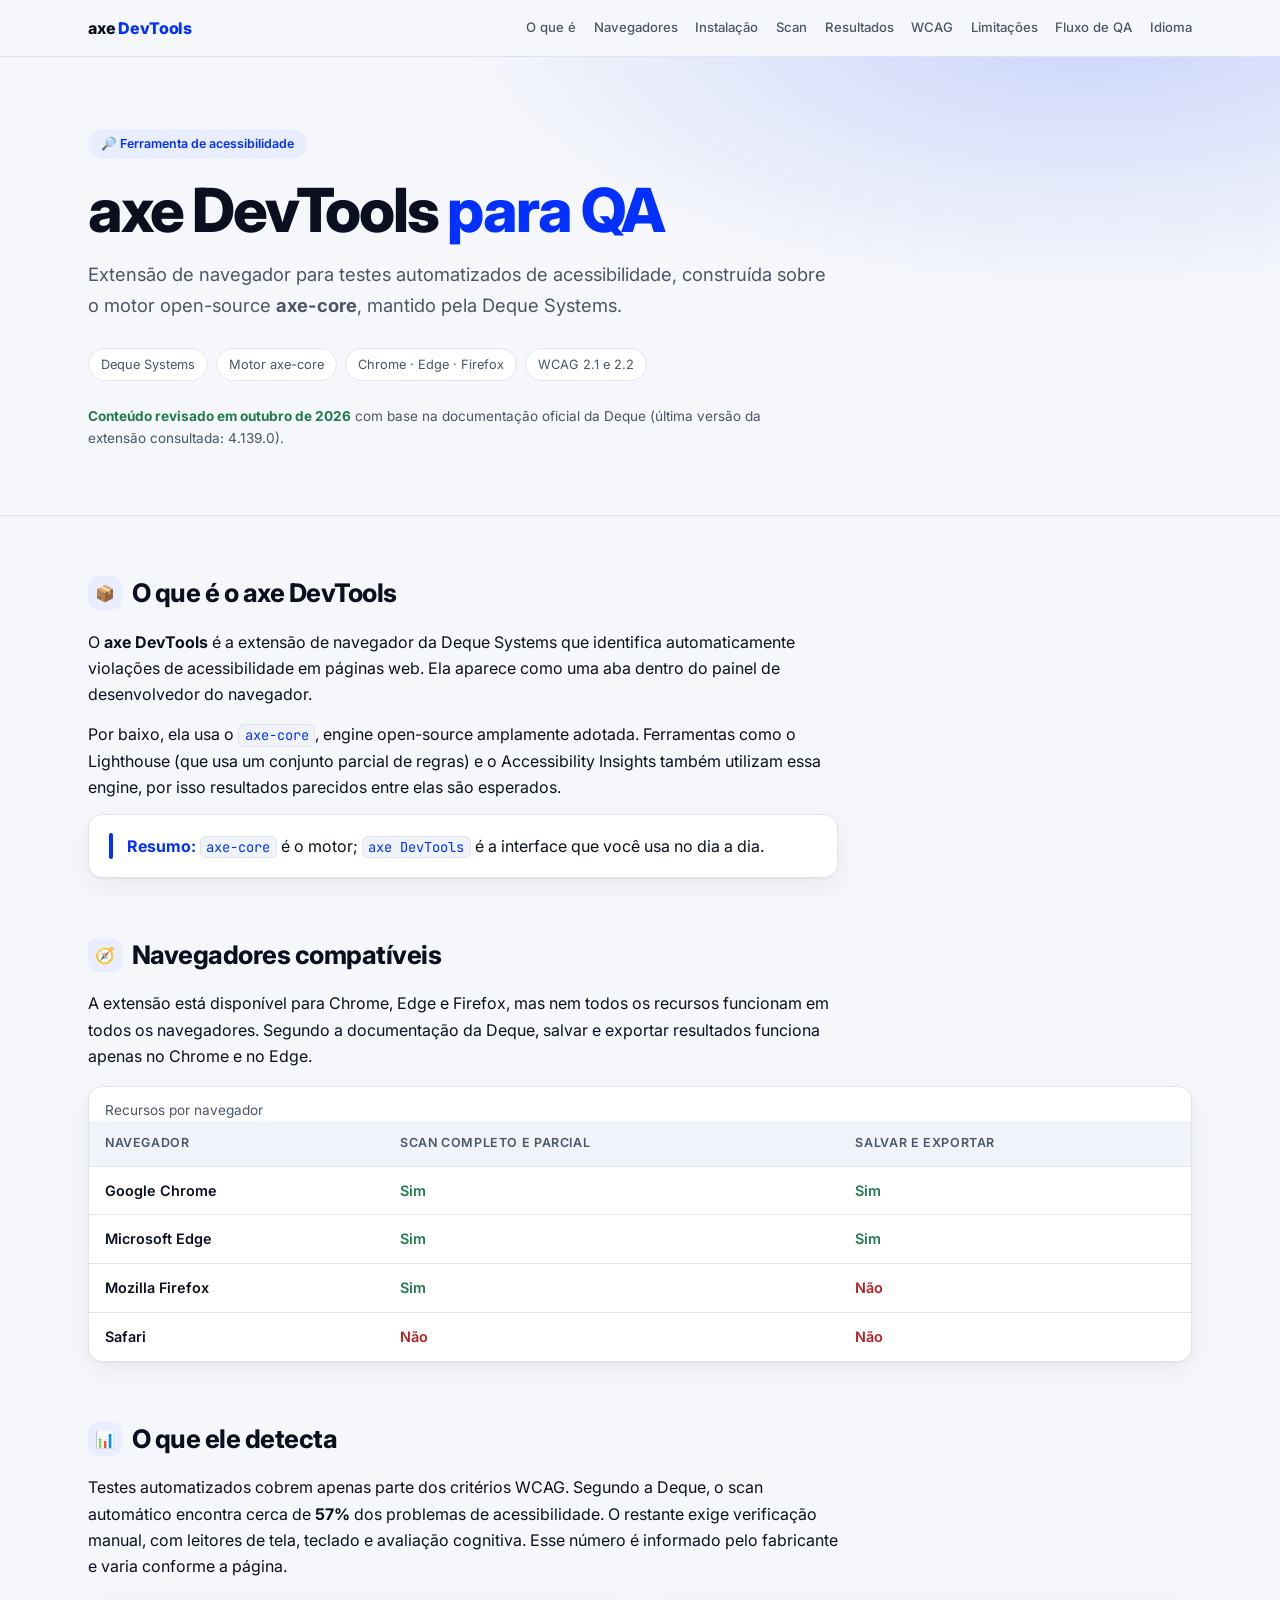
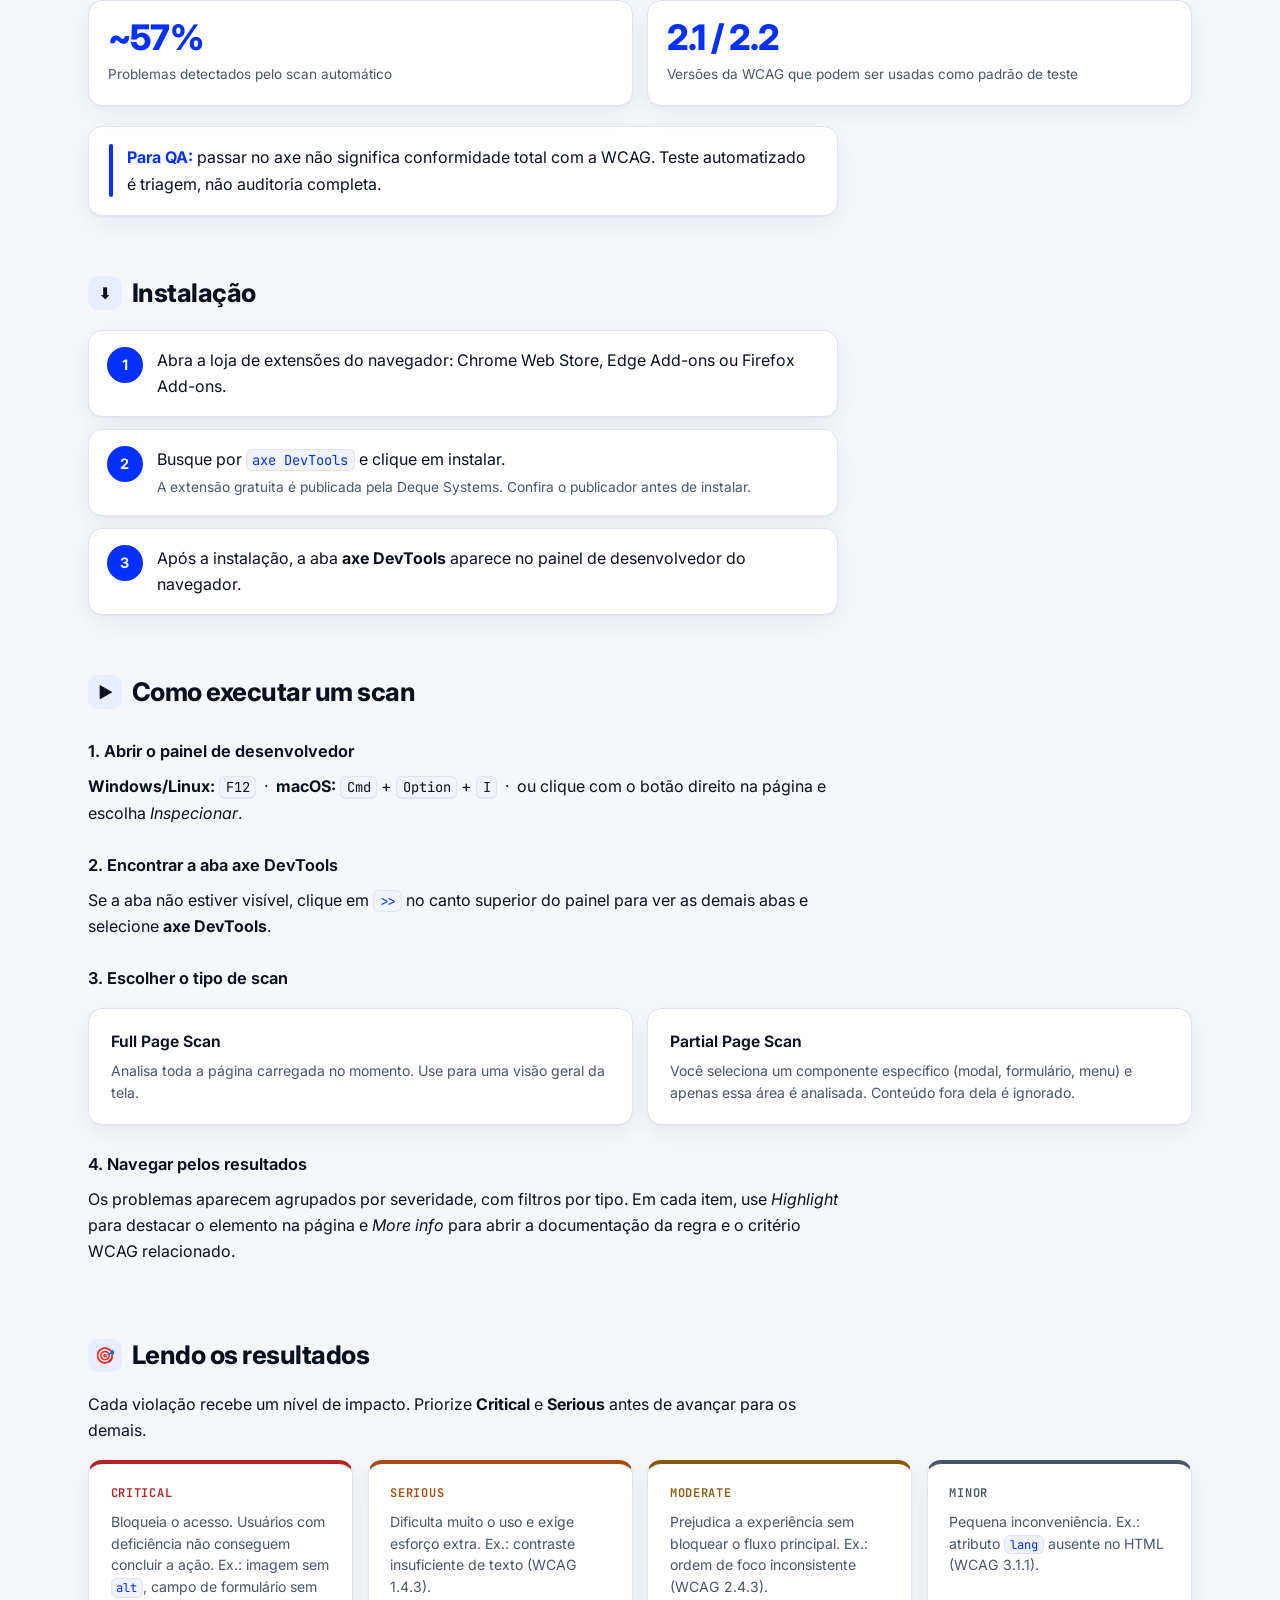
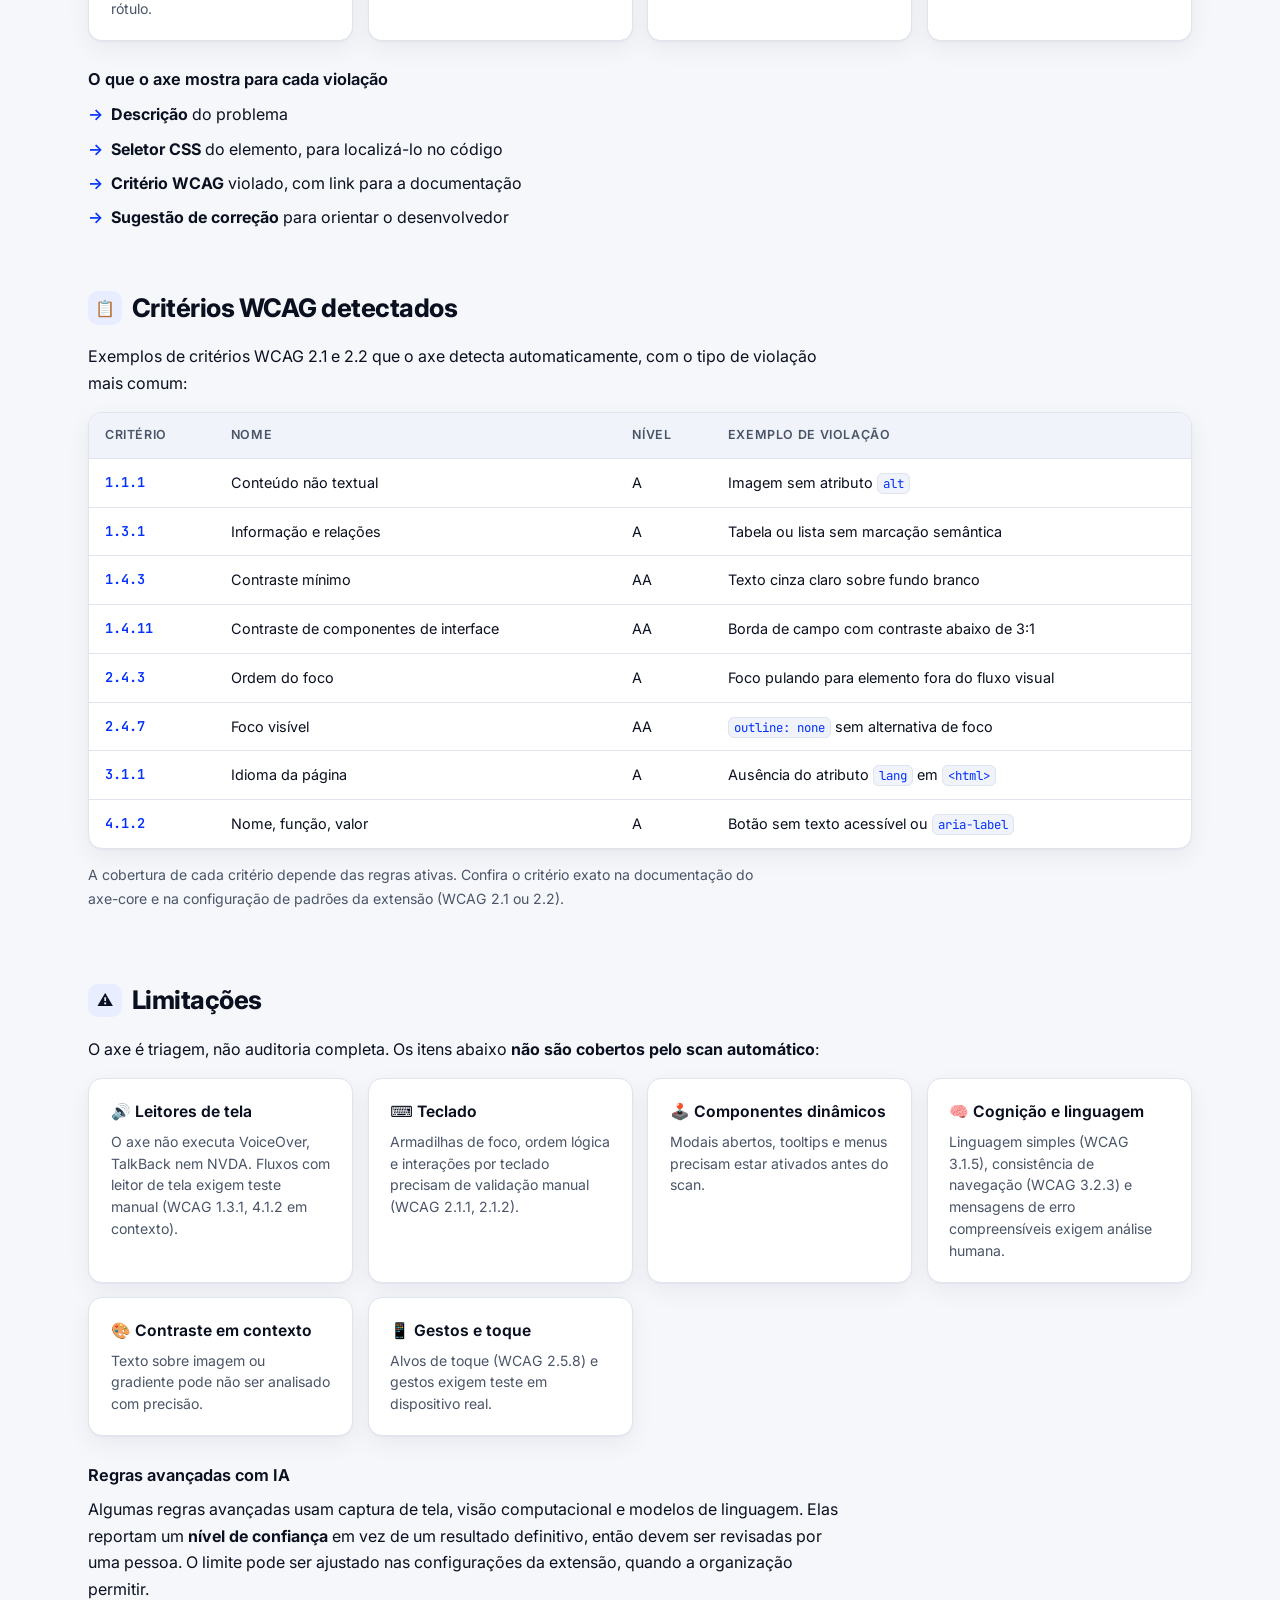
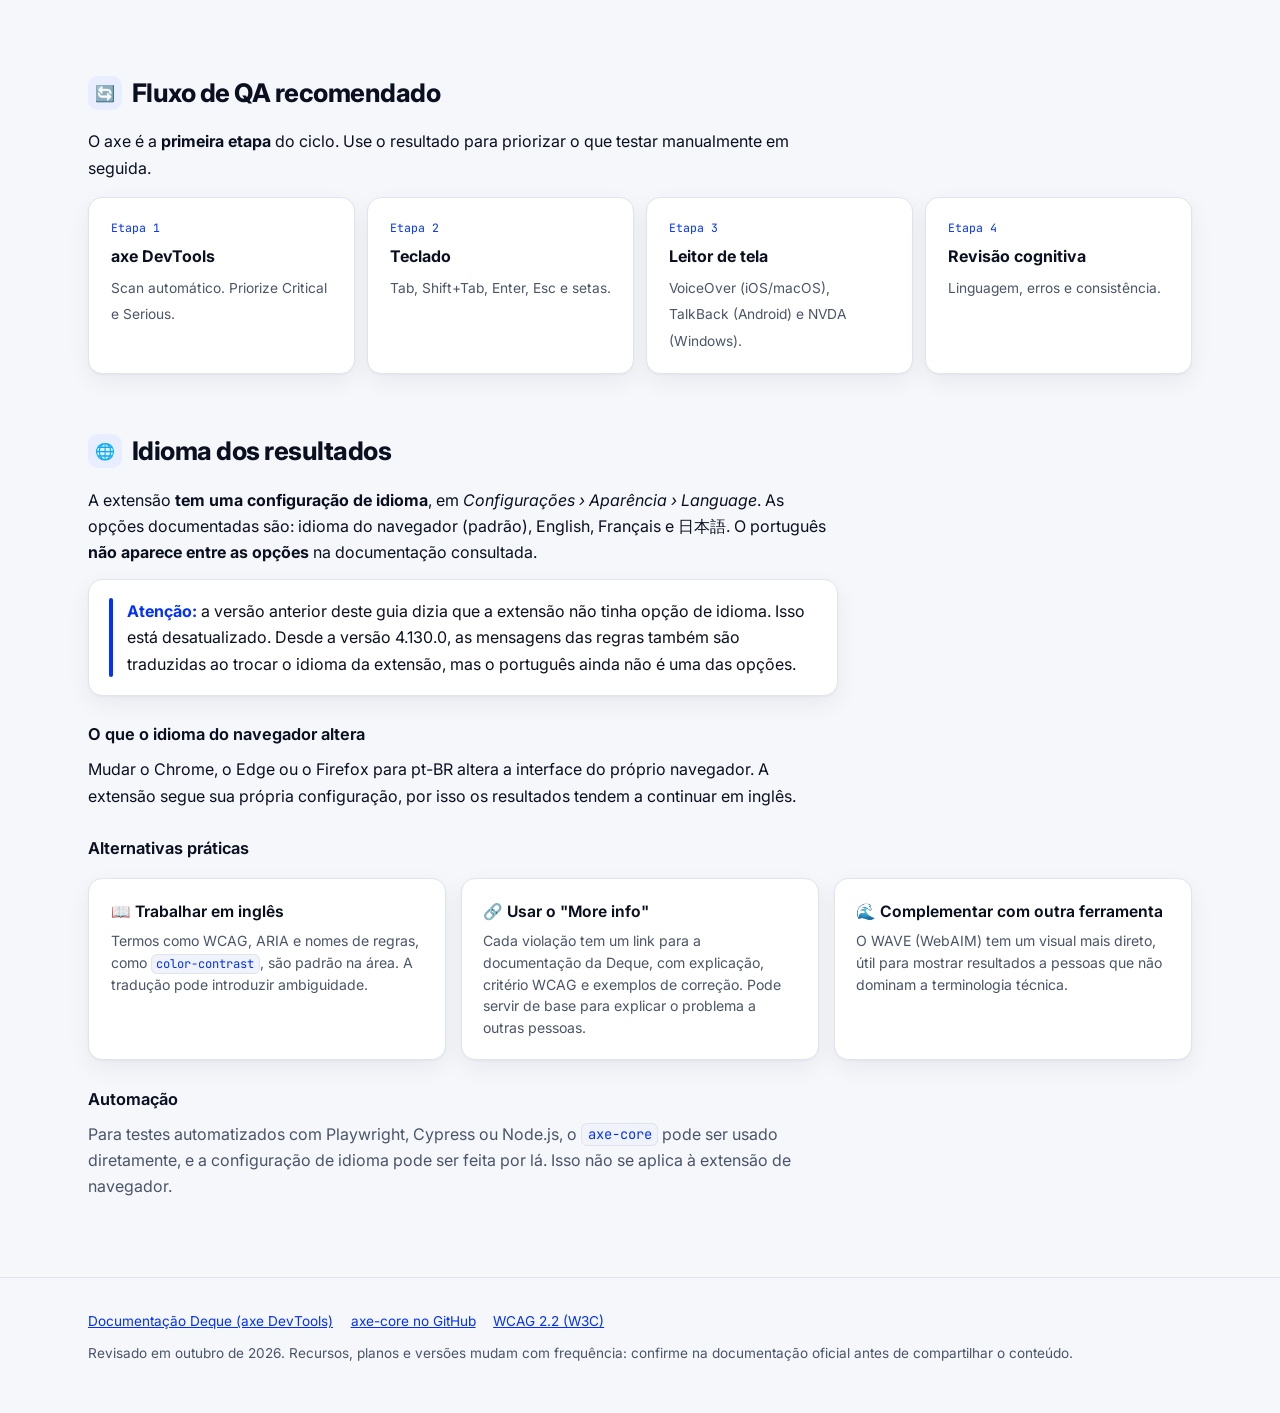
<file: axe DevTools — Guia para QA de Acessibilidade.html>
<!DOCTYPE html>
<html lang="pt-BR">
<head>
  <meta charset="UTF-8" />
  <meta name="viewport" content="width=device-width, initial-scale=1, viewport-fit=cover" />
  <title>axe DevTools — Guia para QA de Acessibilidade</title>
  <link rel="preconnect" href="https://fonts.googleapis.com" />
  <link rel="preconnect" href="https://fonts.gstatic.com" crossorigin />
  <link href="https://fonts.googleapis.com/css2?family=Inter:wght@400;500;600;700;800&family=JetBrains+Mono:wght@400;500&display=swap" rel="stylesheet" />
  <style>
    :root {
      --brand: #0130FF;
      --brand-soft: #e8edff;
      --bg: #f5f7fb;
      --surface: #ffffff;
      --surface-2: #f0f3fa;
      --text: #0b1020;
      --muted: #4a5568;
      --border: #dfe4ee;
      --critical: #b42323;
      --serious: #a84a12;
      --moderate: #845a0c;
      --minor: #4a5568;
      --ok: #1f7a4d;
      --no: #b42323;
      --shadow: 0 1px 2px rgba(11,16,32,.04), 0 8px 24px rgba(11,16,32,.06);
      --radius: 14px;
      --sans: 'Inter', system-ui, -apple-system, 'Segoe UI', Roboto, sans-serif;
      --mono: 'JetBrains Mono', ui-monospace, SFMono-Regular, Menlo, monospace;
      color-scheme: light;
    }
    @media (prefers-color-scheme: dark) {
      :root:not([data-theme="light"]) {
        --brand: #7b97ff;
        --brand-soft: #1a2448;
        --bg: #0a0f1f;
        --surface: #131a2e;
        --surface-2: #19223a;
        --text: #e8ecf7;
        --muted: #a3adc2;
        --border: #26304a;
        --critical: #fc8181;
        --serious: #f6ad55;
        --moderate: #ecc94b;
        --minor: #a0aec0;
        --ok: #68d391;
        --no: #fc8181;
        --shadow: 0 1px 2px rgba(0,0,0,.4), 0 8px 24px rgba(0,0,0,.3);
        color-scheme: dark;
      }
    }
    :root[data-theme="dark"] {
      --brand: #7b97ff; --brand-soft: #1a2448; --bg: #0a0f1f; --surface: #131a2e; --surface-2: #19223a;
      --text: #e8ecf7; --muted: #a3adc2; --border: #26304a;
      --critical: #fc8181; --serious: #f6ad55; --moderate: #ecc94b; --minor: #a0aec0; --ok: #68d391; --no: #fc8181;
      color-scheme: dark;
    }

    *, *::before, *::after { box-sizing: border-box; margin: 0; padding: 0; }
    :root { padding-top: env(safe-area-inset-top, 0px); padding-bottom: env(safe-area-inset-bottom, 0px); }
    html { scroll-behavior: smooth; scroll-padding-top: 5rem; }
    body {
      font-family: var(--sans);
      background: var(--bg);
      color: var(--text);
      line-height: 1.65;
      font-size: 16px;
      -webkit-font-smoothing: antialiased;
    }
    a { color: var(--brand); }

    .skip-link {
      position: absolute; top: -100%; left: 1rem;
      background: var(--brand); color: #fff;
      padding: .5rem 1rem; border-radius: 8px; font-weight: 600; text-decoration: none; z-index: 999;
    }
    .skip-link:focus { top: 1rem; }

    .wrap { width: 100%; max-width: 1200px; margin: 0 auto; padding: 0 clamp(1rem, 4vw, 3rem); }

    /* ── Top bar ── */
    .topbar {
      position: sticky; top: env(safe-area-inset-top, 0px); z-index: 50;
      background: color-mix(in srgb, var(--bg) 88%, transparent);
      backdrop-filter: blur(10px); -webkit-backdrop-filter: blur(10px);
      border-bottom: 1px solid var(--border);
    }
    .topbar .wrap { display: flex; align-items: center; gap: 1rem; min-height: 56px; }
    .brand-mark { font-weight: 800; letter-spacing: -.01em; }
    .brand-mark span { color: var(--brand); }
    .toc { display: flex; gap: 1.1rem; overflow-x: auto; margin-left: auto; scrollbar-width: none; }
    .toc::-webkit-scrollbar { display: none; }
    .toc a { font-size: .82rem; font-weight: 500; color: var(--muted); text-decoration: none; white-space: nowrap; }
    .toc a:hover, .toc a:focus-visible { color: var(--brand); }

    /* ── Hero ── */
    .hero {
      padding: 4.5rem 0 3.25rem;
      background:
        radial-gradient(900px 400px at 85% -10%, color-mix(in srgb, var(--brand) 18%, transparent), transparent 70%),
        var(--bg);
      border-bottom: 1px solid var(--border);
    }
    .chip {
      display: inline-flex; align-items: center; gap: .4rem;
      font-size: .78rem; font-weight: 600; color: var(--brand);
      background: var(--brand-soft); border-radius: 999px; padding: .3rem .8rem; margin-bottom: 1.25rem;
    }
    h1 { font-size: clamp(2.2rem, 5.5vw, 3.8rem); font-weight: 800; line-height: 1.05; letter-spacing: -.035em; margin-bottom: 1rem; }
    h1 .accent { color: var(--brand); }
    .lead { font-size: 1.15rem; color: var(--muted); max-width: 62ch; margin-bottom: 1.75rem; }
    .meta { display: flex; flex-wrap: wrap; gap: .5rem; }
    .meta span {
      font-size: .8rem; color: var(--muted); background: var(--surface);
      border: 1px solid var(--border); border-radius: 999px; padding: .3rem .75rem;
    }
    .verified { margin-top: 1.5rem; font-size: .85rem; color: var(--muted); }
    .verified strong { color: var(--ok); }

    /* ── Sections ── */
    main { padding: 3.5rem 0 4rem; display: flex; flex-direction: column; gap: 3.5rem; }
    section { scroll-margin-top: 5.5rem; }
    h2 { font-size: 1.6rem; font-weight: 750; letter-spacing: -.02em; margin-bottom: .9rem; display: flex; align-items: center; gap: .65rem; }
    .ico {
      width: 2.1rem; height: 2.1rem; border-radius: 10px; background: var(--brand-soft);
      display: inline-grid; place-items: center; font-size: 1rem; flex-shrink: 0;
    }
    h3 { font-size: 1.02rem; font-weight: 650; margin: 1.6rem 0 .5rem; }
    p { max-width: 75ch; margin-bottom: .85rem; color: var(--text); }
    .muted { color: var(--muted); }
    ul.plain { list-style: none; display: flex; flex-direction: column; gap: .5rem; max-width: 75ch; }
    ul.plain li::before { content: '→'; color: var(--brand); margin-right: .5rem; font-weight: 600; }

    code, kbd {
      font-family: var(--mono); font-size: .86em; background: var(--surface-2);
      border: 1px solid var(--border); border-radius: 6px; padding: .08em .4em; color: var(--brand);
    }
    kbd { color: var(--text); border-bottom-width: 2px; }

    /* ── Cards ── */
    .card {
      background: var(--surface); border: 1px solid var(--border);
      border-radius: var(--radius); padding: 1.25rem 1.35rem; box-shadow: var(--shadow);
    }
    .callout {
      background: var(--surface); border: 1px solid var(--border); border-radius: var(--radius);
      padding: 1.1rem 1.25rem; box-shadow: var(--shadow); max-width: 75ch; display: flex; gap: .85rem;
    }
    .callout::before { content: ''; flex-shrink: 0; width: 4px; border-radius: 4px; background: var(--brand); }
    .callout strong { color: var(--brand); }

    .grid { display: grid; gap: .9rem; grid-template-columns: repeat(auto-fit, minmax(240px, 1fr)); margin-top: 1rem; }
    .grid .card h4 { font-size: .98rem; font-weight: 650; margin-bottom: .35rem; }
    .grid .card p { font-size: .88rem; color: var(--muted); margin: 0; line-height: 1.55; }

    /* ── Stats ── */
    .stats { display: grid; gap: .9rem; grid-template-columns: repeat(auto-fit, minmax(220px, 1fr)); margin-top: 1.25rem; }
    .stat { background: var(--surface); border: 1px solid var(--border); border-radius: var(--radius); padding: 1.2rem; box-shadow: var(--shadow); }
    .stat .n { font-size: 2.2rem; font-weight: 800; letter-spacing: -.03em; line-height: 1; color: var(--brand); }
    .stat .l { font-size: .85rem; color: var(--muted); margin-top: .5rem; }

    /* ── Table ── */
    .table-wrap { overflow-x: auto; margin-top: 1rem; border-radius: var(--radius); border: 1px solid var(--border); background: var(--surface); box-shadow: var(--shadow); }
    table { width: 100%; border-collapse: collapse; font-size: .9rem; min-width: 480px; }
    th, td { text-align: left; padding: .75rem 1rem; border-bottom: 1px solid var(--border); vertical-align: top; }
    th { font-size: .78rem; text-transform: uppercase; letter-spacing: .05em; color: var(--muted); font-weight: 600; background: var(--surface-2); }
    tr:last-child td { border-bottom: none; }
    td:first-child { font-weight: 600; white-space: nowrap; }
    .yes { color: var(--ok); font-weight: 600; }
    .no { color: var(--no); font-weight: 600; }

    /* ── Steps ── */
    .steps { display: flex; flex-direction: column; gap: .75rem; margin-top: 1rem; max-width: 75ch; }
    .step { display: grid; grid-template-columns: 2.25rem 1fr; gap: .9rem; align-items: start; background: var(--surface); border: 1px solid var(--border); border-radius: var(--radius); padding: 1rem 1.1rem; box-shadow: var(--shadow); }
    .step .num { width: 2.25rem; height: 2.25rem; border-radius: 50%; background: var(--brand); color: #fff; font-weight: 700; display: grid; place-items: center; font-size: .9rem; }
    .step .note { display: block; color: var(--muted); font-size: .86rem; margin-top: .25rem; }

    /* ── Severity ── */
    .sev { display: grid; gap: .9rem; grid-template-columns: repeat(auto-fit, minmax(220px, 1fr)); margin-top: 1rem; }
    .sev .card { border-top: 4px solid var(--c); }
    .sev .tag { font-family: var(--mono); font-size: .75rem; font-weight: 600; letter-spacing: .06em; color: var(--c); margin-bottom: .45rem; }
    .sev p { font-size: .88rem; color: var(--muted); margin: 0; line-height: 1.55; }
    .sev .critical { --c: var(--critical); }
    .sev .serious  { --c: var(--serious); }
    .sev .moderate { --c: var(--moderate); }
    .sev .minor    { --c: var(--minor); }

    /* ── Flow ── */
    .flow { display: grid; gap: .75rem; grid-template-columns: repeat(auto-fit, minmax(200px, 1fr)); margin-top: 1rem; counter-reset: st; }
    .flow .card::before { counter-increment: st; content: 'Etapa ' counter(st); font-family: var(--mono); font-size: .72rem; color: var(--brand); display: block; margin-bottom: .4rem; }
    .flow .card strong { display: block; margin-bottom: .25rem; }
    .flow .card span { font-size: .86rem; color: var(--muted); }

    .wcag td:first-child { font-family: var(--mono); color: var(--brand); font-size: .85rem; }

    /* ── Footer ── */
    footer { border-top: 1px solid var(--border); padding: 2rem 0 3rem; color: var(--muted); font-size: .85rem; }
    footer .wrap { display: flex; flex-direction: column; gap: .6rem; }
    footer ul { list-style: none; display: flex; flex-wrap: wrap; gap: .4rem 1.1rem; }

    @media (max-width: 640px) {
      .toc { display: none; }
      .hero { padding: 2.5rem 0 2rem; }
    }
    @media (prefers-reduced-motion: reduce) {
      *, *::before, *::after { transition: none !important; animation: none !important; scroll-behavior: auto !important; }
    }
  </style>
</head>
<body>

  <a href="#main" class="skip-link">Pular para o conteúdo principal</a>

  <header class="topbar">
    <div class="wrap">
      <div class="brand-mark">axe <span>DevTools</span></div>
      <nav class="toc" aria-label="Índice do conteúdo">
        <a href="#oque">O que é</a>
        <a href="#disponibilidade">Navegadores</a>
        <a href="#instalacao">Instalação</a>
        <a href="#scan">Scan</a>
        <a href="#resultados">Resultados</a>
        <a href="#wcag">WCAG</a>
        <a href="#limitacoes">Limitações</a>
        <a href="#fluxo">Fluxo de QA</a>
        <a href="#idioma">Idioma</a>
      </nav>
    </div>
  </header>

  <div class="hero">
    <div class="wrap">
      <span class="chip">🔎 Ferramenta de acessibilidade</span>
      <h1>axe DevTools <span class="accent">para QA</span></h1>
      <p class="lead">
        Extensão de navegador para testes automatizados de acessibilidade, construída sobre o motor
        open-source <strong>axe-core</strong>, mantido pela Deque Systems.
      </p>
      <div class="meta">
        <span>Deque Systems</span>
        <span>Motor axe-core</span>
        <span>Chrome · Edge · Firefox</span>
        <span>WCAG 2.1 e 2.2</span>
      </div>
      <p class="verified">
        <strong>Conteúdo revisado em outubro de 2026</strong> com base na documentação oficial da Deque
        (última versão da extensão consultada: 4.139.0).
      </p>
    </div>
  </div>

  <div class="wrap">
    <main id="main">

      <section id="oque" aria-labelledby="h-oque">
        <h2 id="h-oque"><span class="ico" aria-hidden="true">📦</span> O que é o axe DevTools</h2>
        <p>
          O <strong>axe DevTools</strong> é a extensão de navegador da Deque Systems que identifica
          automaticamente violações de acessibilidade em páginas web. Ela aparece como uma aba dentro
          do painel de desenvolvedor do navegador.
        </p>
        <p>
          Por baixo, ela usa o <code>axe-core</code>, engine open-source amplamente adotada. Ferramentas
          como o Lighthouse (que usa um conjunto parcial de regras) e o Accessibility Insights também
          utilizam essa engine, por isso resultados parecidos entre elas são esperados.
        </p>
        <div class="callout" role="note">
          <div><strong>Resumo:</strong> <code>axe-core</code> é o motor; <code>axe DevTools</code> é a interface que você usa no dia a dia.</div>
        </div>
      </section>

      <section id="disponibilidade" aria-labelledby="h-disp">
        <h2 id="h-disp"><span class="ico" aria-hidden="true">🧭</span> Navegadores compatíveis</h2>
        <p>
          A extensão está disponível para Chrome, Edge e Firefox, mas nem todos os recursos funcionam em todos
          os navegadores. Segundo a documentação da Deque, salvar e exportar resultados funciona apenas no Chrome e no Edge.
        </p>
        <div class="table-wrap">
          <table>
            <caption class="muted" style="text-align:left;padding:.75rem 1rem 0;caption-side:top;font-size:.85rem">Recursos por navegador</caption>
            <thead>
              <tr>
                <th scope="col">Navegador</th>
                <th scope="col">Scan completo e parcial</th>
                <th scope="col">Salvar e exportar</th>
              </tr>
            </thead>
            <tbody>
              <tr>
                <td>Google Chrome</td>
                <td class="yes">Sim</td>
                <td class="yes">Sim</td>
              </tr>
              <tr>
                <td>Microsoft Edge</td>
                <td class="yes">Sim</td>
                <td class="yes">Sim</td>
              </tr>
              <tr>
                <td>Mozilla Firefox</td>
                <td class="yes">Sim</td>
                <td class="no">Não</td>
              </tr>
              <tr>
                <td>Safari</td>
                <td class="no">Não</td>
                <td class="no">Não</td>
              </tr>
            </tbody>
          </table>
        </div>
      </section>

      <section id="cobertura" aria-labelledby="h-cob">
        <h2 id="h-cob"><span class="ico" aria-hidden="true">📊</span> O que ele detecta</h2>
        <p>
          Testes automatizados cobrem apenas parte dos critérios WCAG. Segundo a Deque, o scan automático
          encontra cerca de <strong>57%</strong> dos problemas de acessibilidade. O restante exige verificação
          manual, com leitores de tela, teclado e avaliação cognitiva. Esse número é informado pelo fabricante e
          varia conforme a página.
        </p>
        <div class="stats">
          <div class="stat">
            <div class="n">~57%</div>
            <div class="l">Problemas detectados pelo scan automático</div>
          </div>
          <div class="stat">
            <div class="n">2.1 / 2.2</div>
            <div class="l">Versões da WCAG que podem ser usadas como padrão de teste</div>
          </div>
        </div>
        <div class="callout" style="margin-top:1.25rem" role="note">
          <div><strong>Para QA:</strong> passar no axe não significa conformidade total com a WCAG.
          Teste automatizado é triagem, não auditoria completa.</div>
        </div>
      </section>

      <section id="instalacao" aria-labelledby="h-inst">
        <h2 id="h-inst"><span class="ico" aria-hidden="true">⬇</span> Instalação</h2>
        <div class="steps" role="list">
          <div class="step" role="listitem">
            <div class="num" aria-hidden="true">1</div>
            <div>Abra a loja de extensões do navegador: Chrome Web Store, Edge Add-ons ou Firefox Add-ons.</div>
          </div>
          <div class="step" role="listitem">
            <div class="num" aria-hidden="true">2</div>
            <div>
              Busque por <code>axe DevTools</code> e clique em instalar.
              <span class="note">A extensão gratuita é publicada pela Deque Systems. Confira o publicador antes de instalar.</span>
            </div>
          </div>
          <div class="step" role="listitem">
            <div class="num" aria-hidden="true">3</div>
            <div>Após a instalação, a aba <strong>axe DevTools</strong> aparece no painel de desenvolvedor do navegador.</div>
          </div>
        </div>
      </section>

      <section id="scan" aria-labelledby="h-scan">
        <h2 id="h-scan"><span class="ico" aria-hidden="true">▶</span> Como executar um scan</h2>

        <h3>1. Abrir o painel de desenvolvedor</h3>
        <p>
          <strong>Windows/Linux:</strong> <kbd>F12</kbd> &nbsp;·&nbsp;
          <strong>macOS:</strong> <kbd>Cmd</kbd> + <kbd>Option</kbd> + <kbd>I</kbd>
          &nbsp;·&nbsp; ou clique com o botão direito na página e escolha <em>Inspecionar</em>.
        </p>

        <h3>2. Encontrar a aba axe DevTools</h3>
        <p>
          Se a aba não estiver visível, clique em <code>&gt;&gt;</code> no canto superior do painel para
          ver as demais abas e selecione <strong>axe DevTools</strong>.
        </p>

        <h3>3. Escolher o tipo de scan</h3>
        <div class="grid">
          <div class="card">
            <h4>Full Page Scan</h4>
            <p>Analisa toda a página carregada no momento. Use para uma visão geral da tela.</p>
          </div>
          <div class="card">
            <h4>Partial Page Scan</h4>
            <p>Você seleciona um componente específico (modal, formulário, menu) e apenas essa área é analisada. Conteúdo fora dela é ignorado.</p>
          </div>
        </div>

        <h3>4. Navegar pelos resultados</h3>
        <p>
          Os problemas aparecem agrupados por severidade, com filtros por tipo. Em cada item, use
          <em>Highlight</em> para destacar o elemento na página e <em>More info</em> para abrir a documentação
          da regra e o critério WCAG relacionado.
        </p>
      </section>

      <section id="resultados" aria-labelledby="h-res">
        <h2 id="h-res"><span class="ico" aria-hidden="true">🎯</span> Lendo os resultados</h2>
        <p>
          Cada violação recebe um nível de impacto. Priorize <strong>Critical</strong> e <strong>Serious</strong>
          antes de avançar para os demais.
        </p>
        <div class="sev">
          <div class="card critical">
            <div class="tag">CRITICAL</div>
            <p>Bloqueia o acesso. Usuários com deficiência não conseguem concluir a ação. Ex.: imagem sem <code>alt</code>, campo de formulário sem rótulo.</p>
          </div>
          <div class="card serious">
            <div class="tag">SERIOUS</div>
            <p>Dificulta muito o uso e exige esforço extra. Ex.: contraste insuficiente de texto (WCAG 1.4.3).</p>
          </div>
          <div class="card moderate">
            <div class="tag">MODERATE</div>
            <p>Prejudica a experiência sem bloquear o fluxo principal. Ex.: ordem de foco inconsistente (WCAG 2.4.3).</p>
          </div>
          <div class="card minor">
            <div class="tag">MINOR</div>
            <p>Pequena inconveniência. Ex.: atributo <code>lang</code> ausente no HTML (WCAG 3.1.1).</p>
          </div>
        </div>
        <h3>O que o axe mostra para cada violação</h3>
        <ul class="plain">
          <li><strong>Descrição</strong> do problema</li>
          <li><strong>Seletor CSS</strong> do elemento, para localizá-lo no código</li>
          <li><strong>Critério WCAG</strong> violado, com link para a documentação</li>
          <li><strong>Sugestão de correção</strong> para orientar o desenvolvedor</li>
        </ul>
      </section>

      <section id="wcag" aria-labelledby="h-wcag">
        <h2 id="h-wcag"><span class="ico" aria-hidden="true">📋</span> Critérios WCAG detectados</h2>
        <p>Exemplos de critérios WCAG 2.1 e 2.2 que o axe detecta automaticamente, com o tipo de violação mais comum:</p>
        <div class="table-wrap wcag">
          <table aria-label="Critérios WCAG detectados pelo axe DevTools">
            <thead>
              <tr>
                <th scope="col">Critério</th>
                <th scope="col">Nome</th>
                <th scope="col">Nível</th>
                <th scope="col">Exemplo de violação</th>
              </tr>
            </thead>
            <tbody>
              <tr><td>1.1.1</td><td>Conteúdo não textual</td><td>A</td><td>Imagem sem atributo <code>alt</code></td></tr>
              <tr><td>1.3.1</td><td>Informação e relações</td><td>A</td><td>Tabela ou lista sem marcação semântica</td></tr>
              <tr><td>1.4.3</td><td>Contraste mínimo</td><td>AA</td><td>Texto cinza claro sobre fundo branco</td></tr>
              <tr><td>1.4.11</td><td>Contraste de componentes de interface</td><td>AA</td><td>Borda de campo com contraste abaixo de 3:1</td></tr>
              <tr><td>2.4.3</td><td>Ordem do foco</td><td>A</td><td>Foco pulando para elemento fora do fluxo visual</td></tr>
              <tr><td>2.4.7</td><td>Foco visível</td><td>AA</td><td><code>outline: none</code> sem alternativa de foco</td></tr>
              <tr><td>3.1.1</td><td>Idioma da página</td><td>A</td><td>Ausência do atributo <code>lang</code> em <code>&lt;html&gt;</code></td></tr>
              <tr><td>4.1.2</td><td>Nome, função, valor</td><td>A</td><td>Botão sem texto acessível ou <code>aria-label</code></td></tr>
            </tbody>
          </table>
        </div>
        <p class="muted" style="margin-top:.9rem;font-size:.88rem">
          A cobertura de cada critério depende das regras ativas. Confira o critério exato na documentação do axe-core
          e na configuração de padrões da extensão (WCAG 2.1 ou 2.2).
        </p>
      </section>

      <section id="limitacoes" aria-labelledby="h-lim">
        <h2 id="h-lim"><span class="ico" aria-hidden="true">⚠</span> Limitações</h2>
        <p>O axe é triagem, não auditoria completa. Os itens abaixo <strong>não são cobertos pelo scan automático</strong>:</p>
        <div class="grid">
          <div class="card"><h4>🔊 Leitores de tela</h4><p>O axe não executa VoiceOver, TalkBack nem NVDA. Fluxos com leitor de tela exigem teste manual (WCAG 1.3.1, 4.1.2 em contexto).</p></div>
          <div class="card"><h4>⌨️ Teclado</h4><p>Armadilhas de foco, ordem lógica e interações por teclado precisam de validação manual (WCAG 2.1.1, 2.1.2).</p></div>
          <div class="card"><h4>🕹️ Componentes dinâmicos</h4><p>Modais abertos, tooltips e menus precisam estar ativados antes do scan.</p></div>
          <div class="card"><h4>🧠 Cognição e linguagem</h4><p>Linguagem simples (WCAG 3.1.5), consistência de navegação (WCAG 3.2.3) e mensagens de erro compreensíveis exigem análise humana.</p></div>
          <div class="card"><h4>🎨 Contraste em contexto</h4><p>Texto sobre imagem ou gradiente pode não ser analisado com precisão.</p></div>
          <div class="card"><h4>📱 Gestos e toque</h4><p>Alvos de toque (WCAG 2.5.8) e gestos exigem teste em dispositivo real.</p></div>
        </div>
        <h3>Regras avançadas com IA</h3>
        <p>
          Algumas regras avançadas usam captura de tela, visão computacional e modelos de linguagem. Elas reportam
          um <strong>nível de confiança</strong> em vez de um resultado definitivo, então devem ser revisadas por uma pessoa.
          O limite pode ser ajustado nas configurações da extensão, quando a organização permitir.
        </p>
      </section>

      <section id="fluxo" aria-labelledby="h-fluxo">
        <h2 id="h-fluxo"><span class="ico" aria-hidden="true">🔄</span> Fluxo de QA recomendado</h2>
        <p>O axe é a <strong>primeira etapa</strong> do ciclo. Use o resultado para priorizar o que testar manualmente em seguida.</p>
        <div class="flow" role="list">
          <div class="card" role="listitem">
            <strong>axe DevTools</strong>
            <span>Scan automático. Priorize Critical e Serious.</span>
          </div>
          <div class="card" role="listitem">
            <strong>Teclado</strong>
            <span>Tab, Shift+Tab, Enter, Esc e setas.</span>
          </div>
          <div class="card" role="listitem">
            <strong>Leitor de tela</strong>
            <span>VoiceOver (iOS/macOS), TalkBack (Android) e NVDA (Windows).</span>
          </div>
          <div class="card" role="listitem">
            <strong>Revisão cognitiva</strong>
            <span>Linguagem, erros e consistência.</span>
          </div>
        </div>
      </section>

      <section id="idioma" aria-labelledby="h-idioma">
        <h2 id="h-idioma"><span class="ico" aria-hidden="true">🌐</span> Idioma dos resultados</h2>
        <p>
          A extensão <strong>tem uma configuração de idioma</strong>, em <em>Configurações › Aparência › Language</em>.
          As opções documentadas são: idioma do navegador (padrão), English, Français e 日本語. O português
          <strong>não aparece entre as opções</strong> na documentação consultada.
        </p>
        <div class="callout" role="note">
          <div>
            <strong>Atenção:</strong> a versão anterior deste guia dizia que a extensão não tinha opção de idioma.
            Isso está desatualizado. Desde a versão 4.130.0, as mensagens das regras também são traduzidas ao
            trocar o idioma da extensão, mas o português ainda não é uma das opções.
          </div>
        </div>
        <h3>O que o idioma do navegador altera</h3>
        <p>
          Mudar o Chrome, o Edge ou o Firefox para pt-BR altera a interface do próprio navegador. A extensão
          segue sua própria configuração, por isso os resultados tendem a continuar em inglês.
        </p>
        <h3>Alternativas práticas</h3>
        <div class="grid">
          <div class="card">
            <h4>📖 Trabalhar em inglês</h4>
            <p>Termos como WCAG, ARIA e nomes de regras, como <code>color-contrast</code>, são padrão na área. A tradução pode introduzir ambiguidade.</p>
          </div>
          <div class="card">
            <h4>🔗 Usar o "More info"</h4>
            <p>Cada violação tem um link para a documentação da Deque, com explicação, critério WCAG e exemplos de correção. Pode servir de base para explicar o problema a outras pessoas.</p>
          </div>
          <div class="card">
            <h4>🌊 Complementar com outra ferramenta</h4>
            <p>O WAVE (WebAIM) tem um visual mais direto, útil para mostrar resultados a pessoas que não dominam a terminologia técnica.</p>
          </div>
        </div>
        <h3>Automação</h3>
        <p class="muted">
          Para testes automatizados com Playwright, Cypress ou Node.js, o <code>axe-core</code> pode ser usado
          diretamente, e a configuração de idioma pode ser feita por lá. Isso não se aplica à extensão de navegador.
        </p>
      </section>

    </main>
  </div>

  <footer>
    <div class="wrap">
      <ul>
        <li><a href="https://docs.deque.com/devtools-for-web" target="_blank" rel="noopener">Documentação Deque (axe DevTools)</a></li>
        <li><a href="https://github.com/dequelabs/axe-core" target="_blank" rel="noopener">axe-core no GitHub</a></li>
        <li><a href="https://www.w3.org/TR/WCAG22/" target="_blank" rel="noopener">WCAG 2.2 (W3C)</a></li>
      </ul>
      <div>Revisado em outubro de 2026. Recursos, planos e versões mudam com frequência: confirme na documentação oficial antes de compartilhar o conteúdo.</div>
    </div>
  </footer>

</body>
</html>
</file>
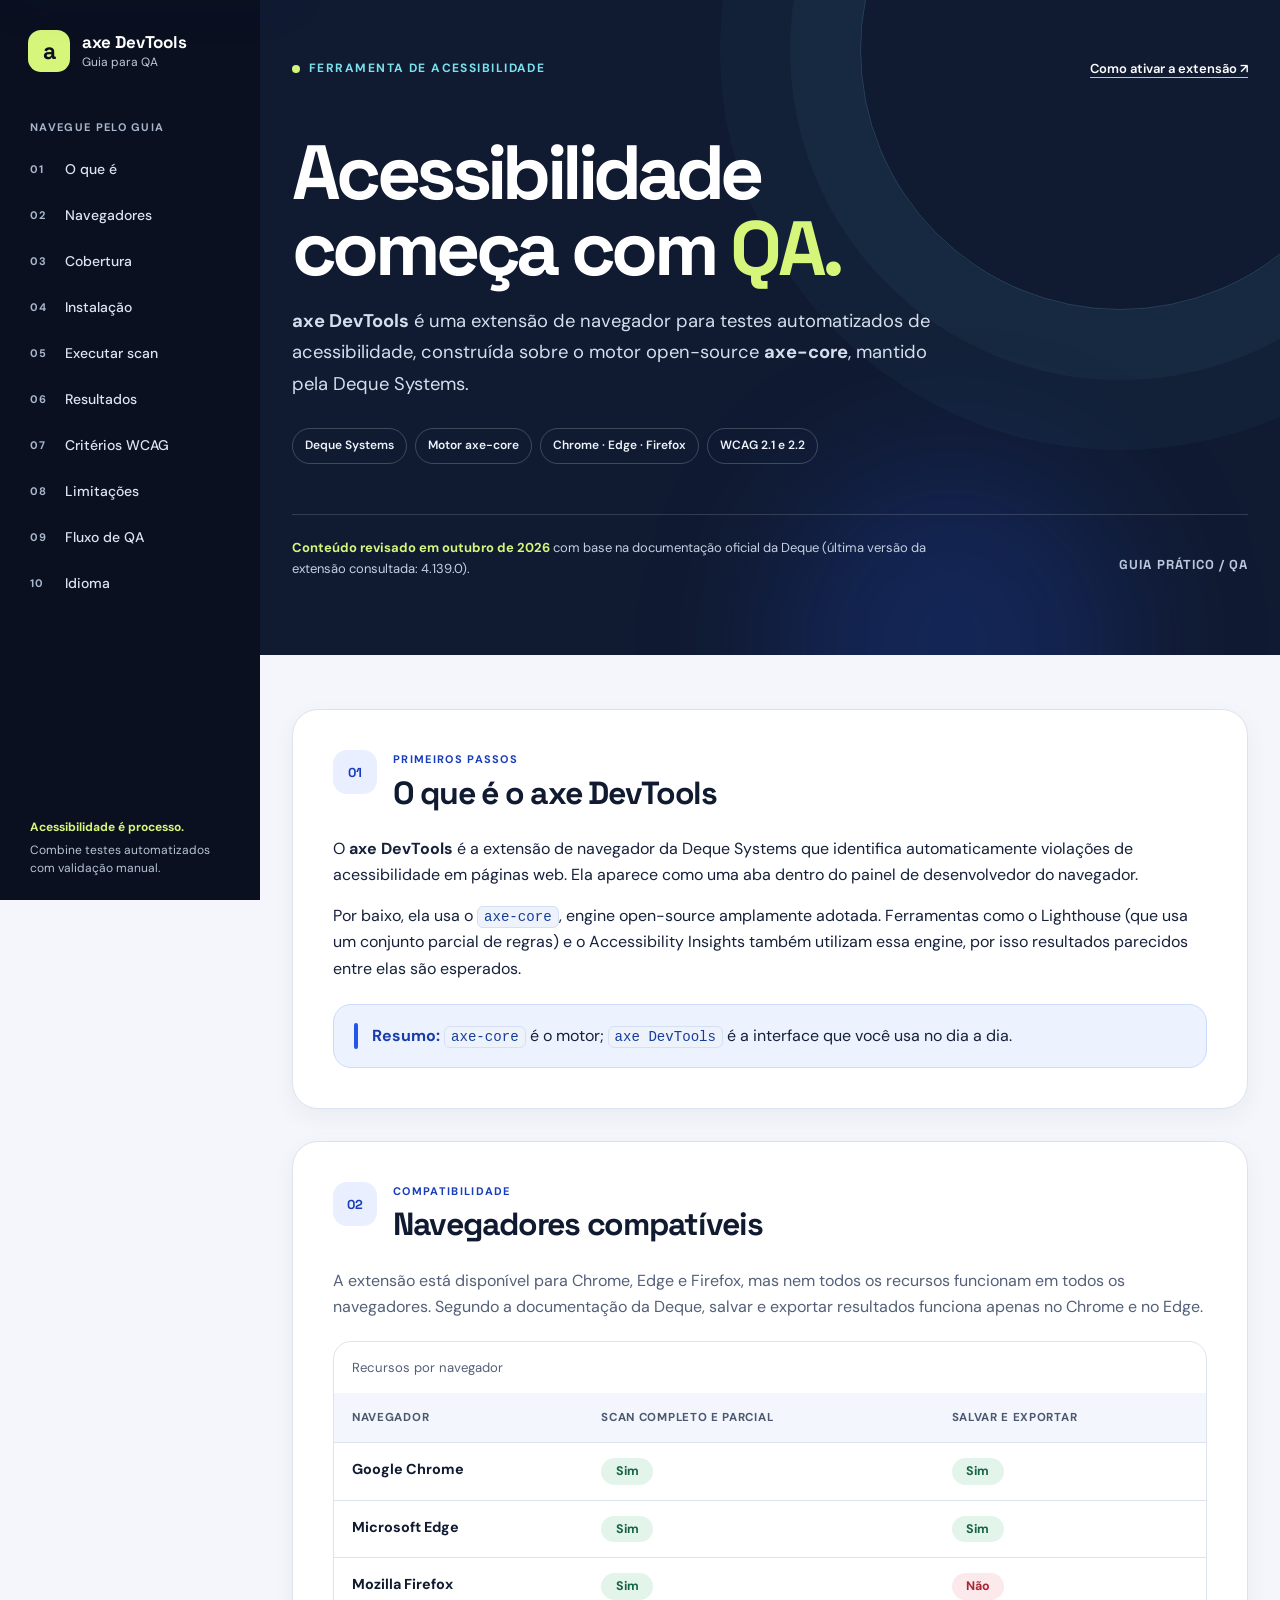
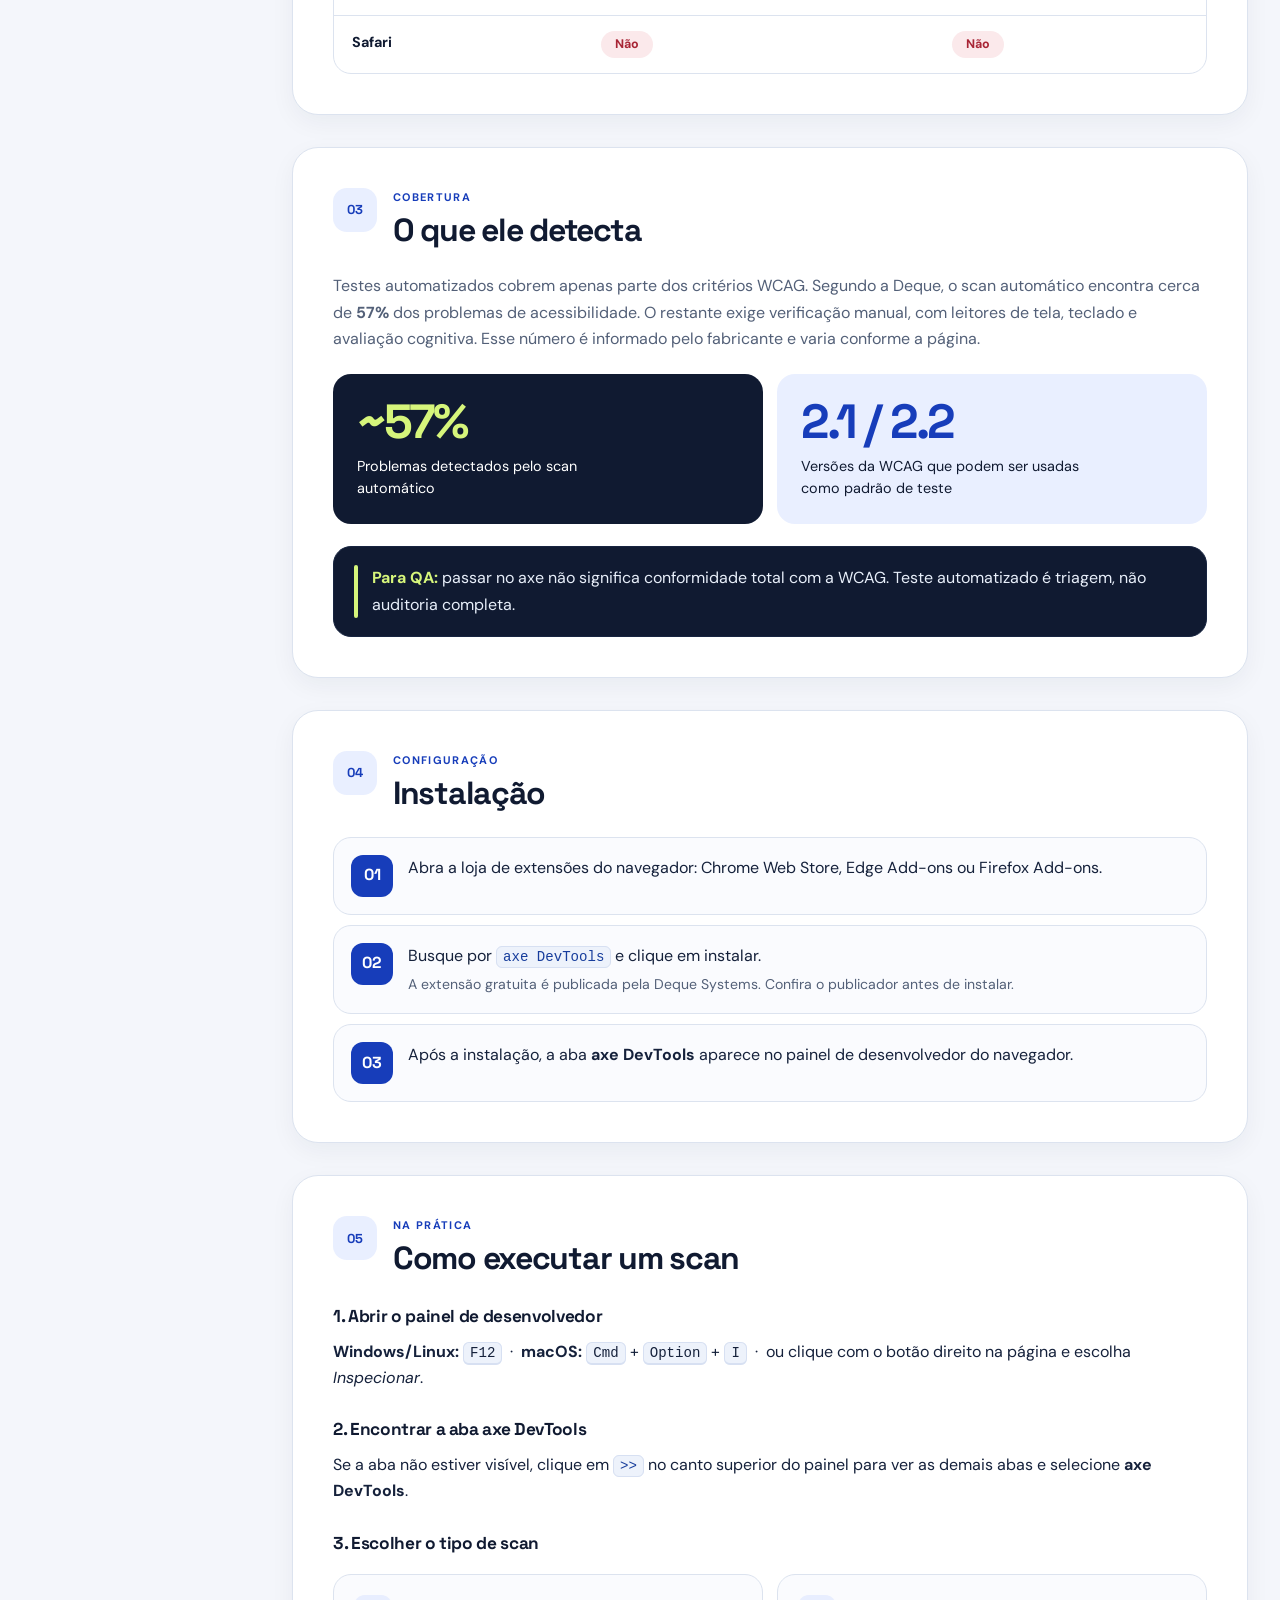
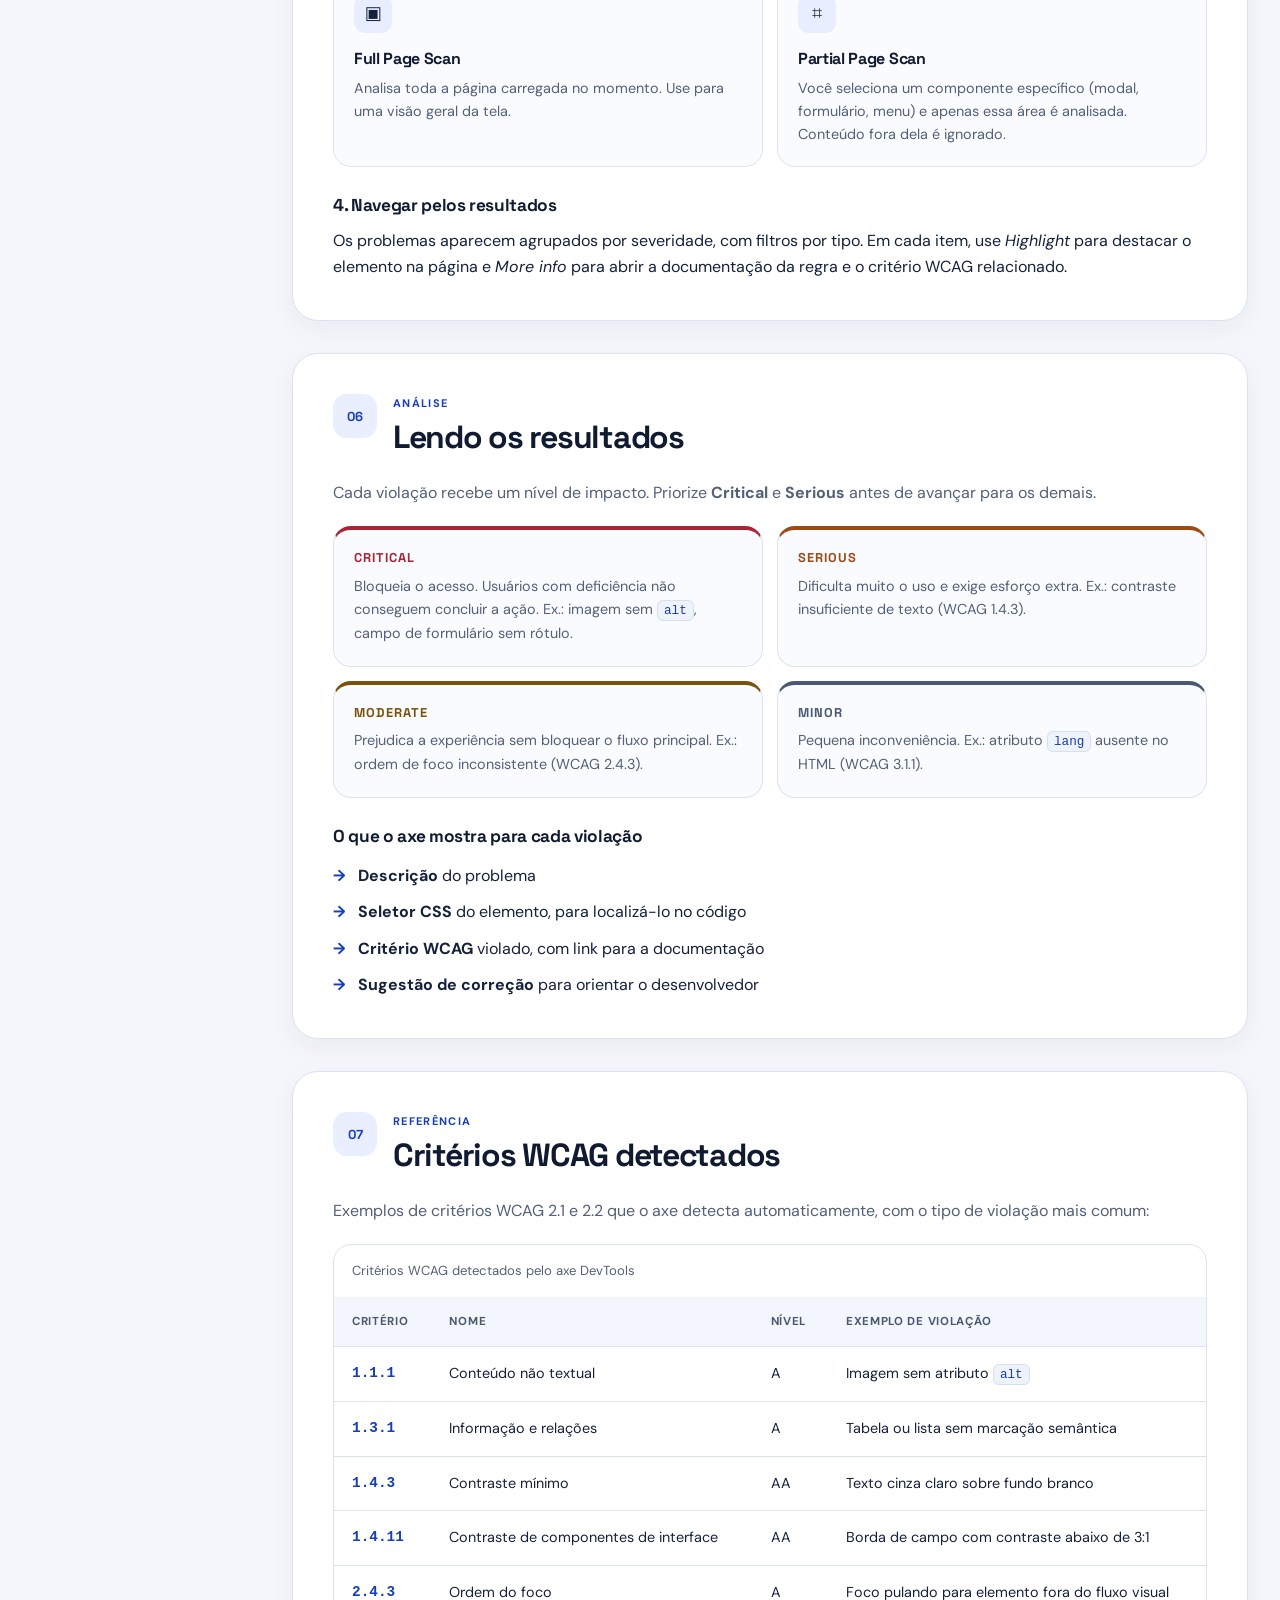
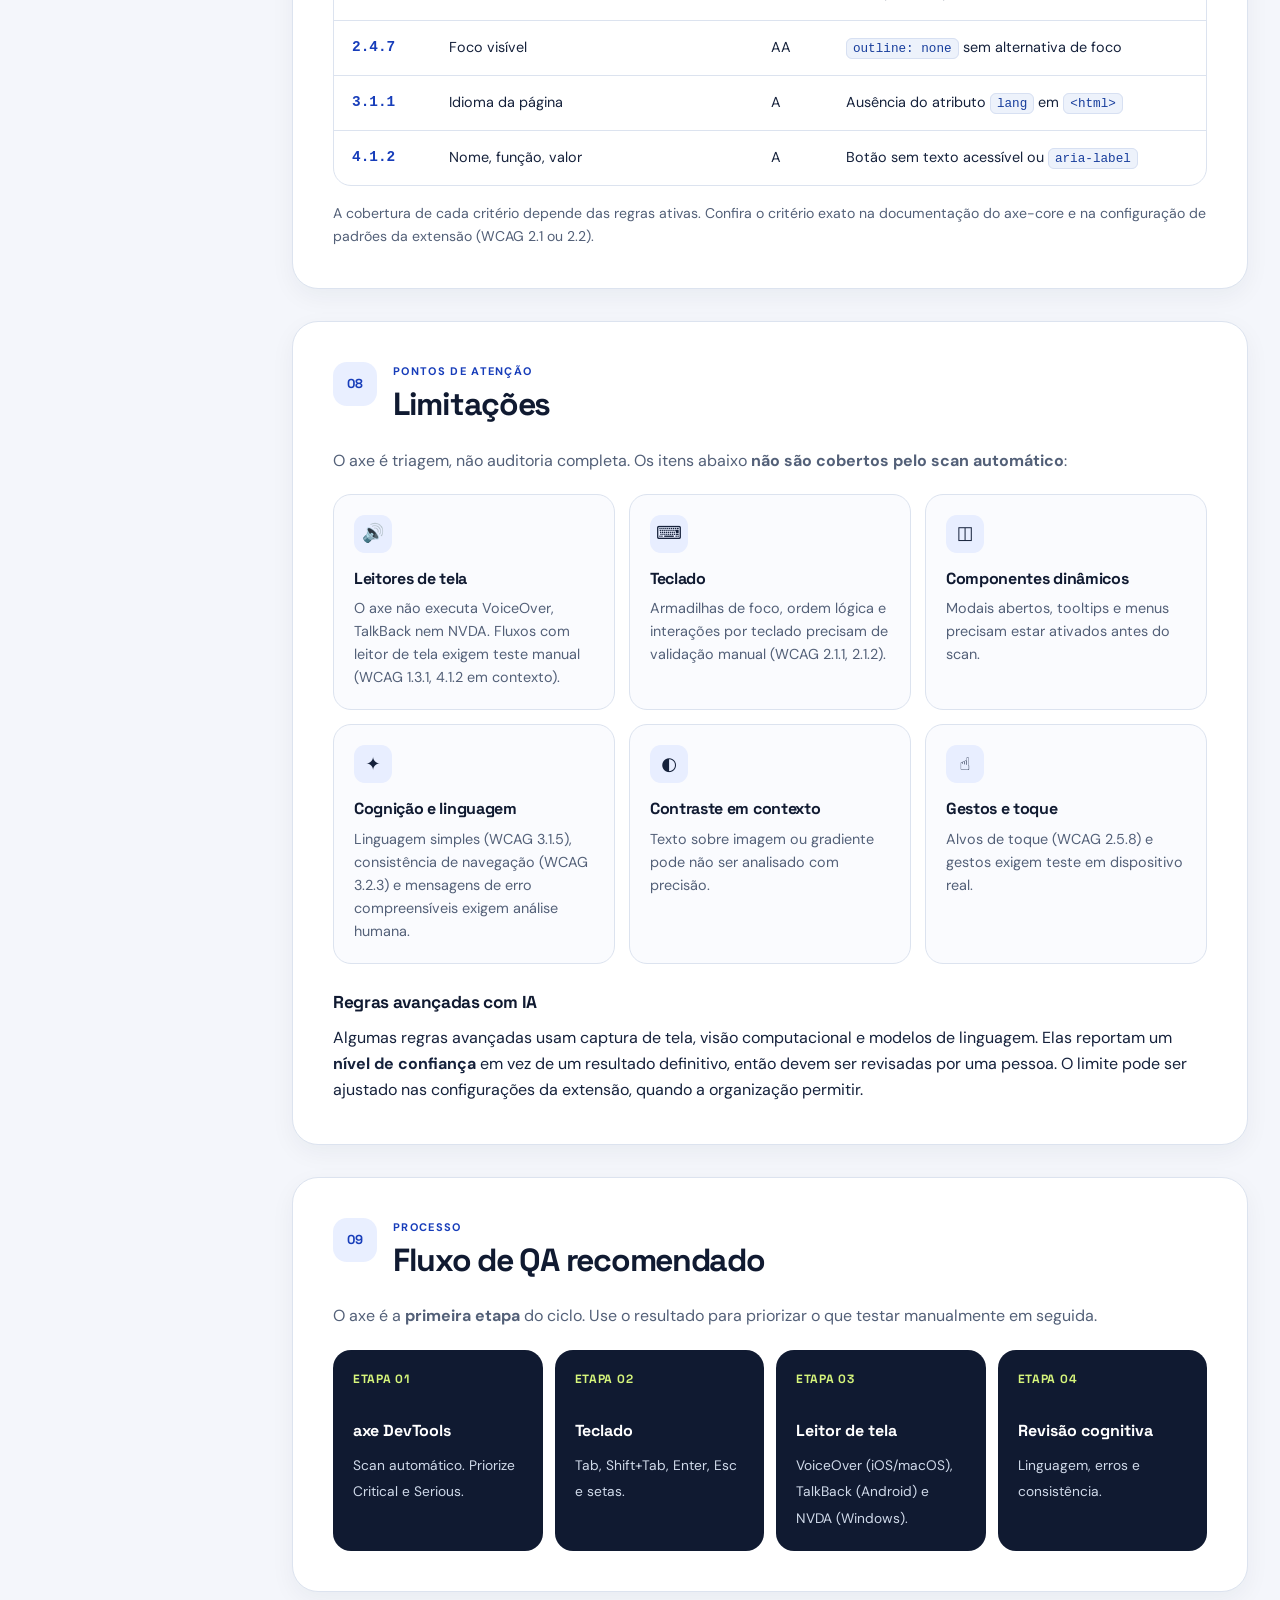
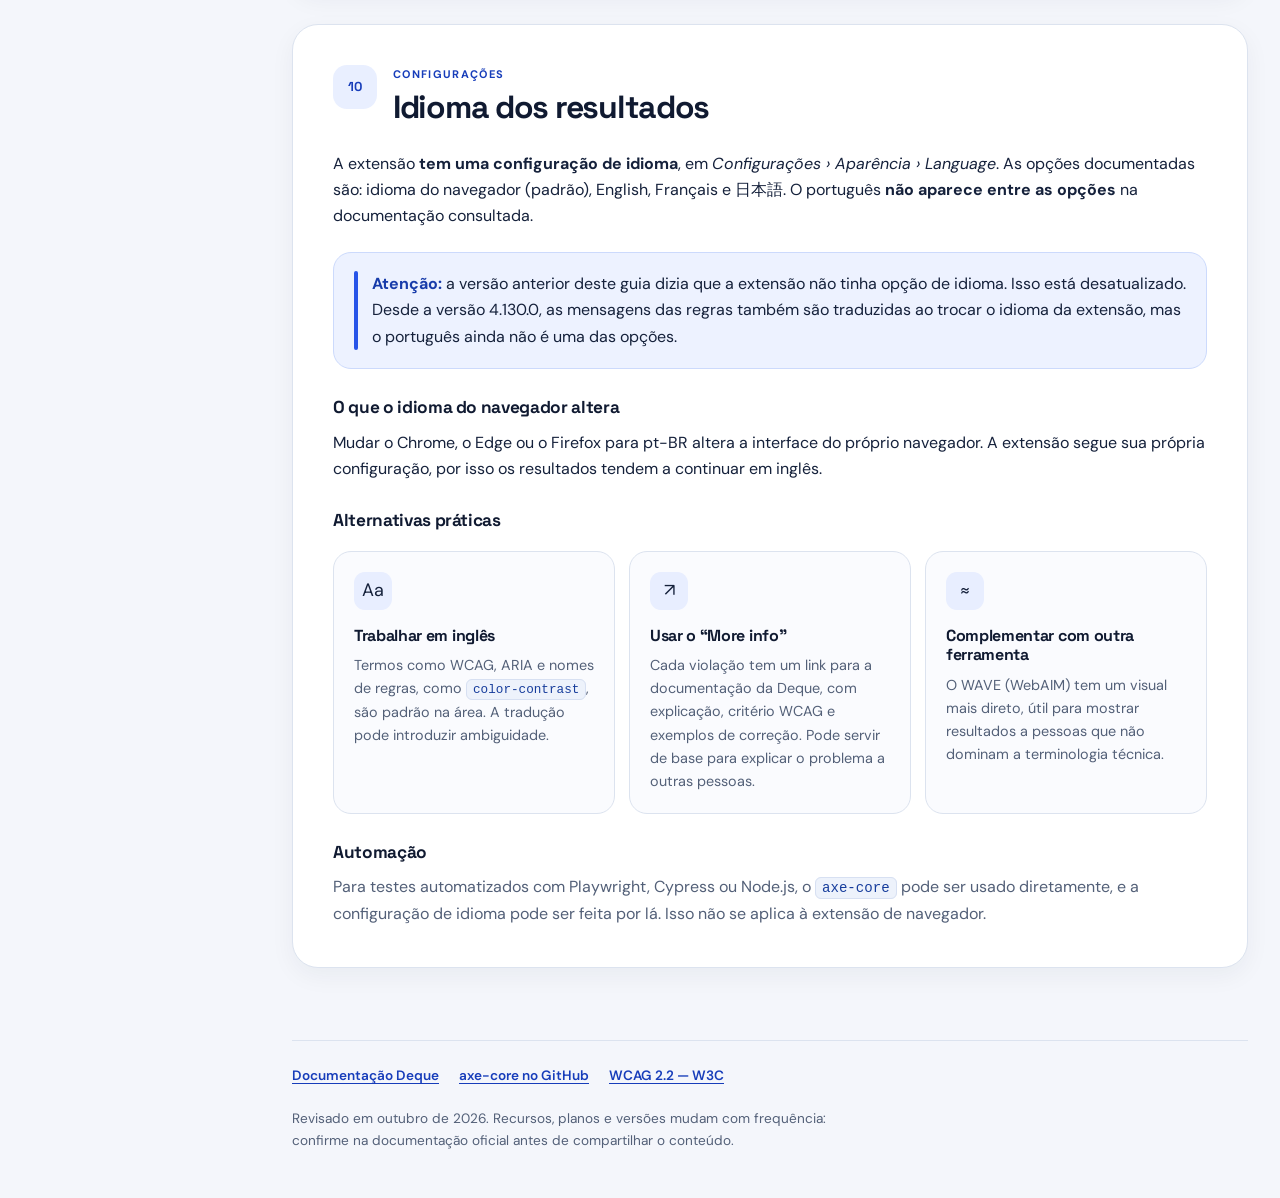
<file: axe-devtools.html>
<!DOCTYPE html>
<html lang="pt-BR">
<head>
  <meta charset="UTF-8" />
  <meta
    name="viewport"
    content="width=device-width, initial-scale=1, viewport-fit=cover"
  />

  <title>axe DevTools — Guia para QA de Acessibilidade</title>

  <link rel="preconnect" href="https://fonts.googleapis.com" />
  <link rel="preconnect" href="https://fonts.gstatic.com" crossorigin />
  <link
    href="https://fonts.googleapis.com/css2?family=DM+Sans:wght@400;500;600;700&family=Space+Grotesk:wght@400;500;600;700&display=swap"
    rel="stylesheet"
  />

  <style>
    /* =========================================
       VARIÁVEIS E CONFIGURAÇÕES GERAIS
    ========================================= */

    :root {
      color-scheme: light;

      --navy-950: #0a1020;
      --navy-900: #101a31;
      --navy-800: #172440;

      --blue-700: #173dba;
      --blue-600: #2754e8;
      --blue-100: #e9efff;

      --cyan-300: #79e2ed;
      --lime-300: #d6f57b;

      --surface: #ffffff;
      --surface-soft: #f4f6fb;
      --surface-blue: #edf2ff;

      --text: #15213b;
      --text-muted: #536078;
      --border: #dce3ef;

      --critical: #a82535;
      --serious: #9b4b13;
      --moderate: #79530b;
      --minor: #4a5871;

      --success: #176343;
      --danger: #a82535;

      --radius-sm: 12px;
      --radius-md: 18px;
      --radius-lg: 26px;

      --shadow-sm: 0 8px 24px rgba(23, 36, 64, 0.05);
      --shadow-lg: 0 18px 50px rgba(23, 36, 64, 0.09);

      --font-body: "DM Sans", system-ui, -apple-system, BlinkMacSystemFont,
        "Segoe UI", sans-serif;

      --font-heading: "Space Grotesk", system-ui, -apple-system,
        BlinkMacSystemFont, "Segoe UI", sans-serif;
    }

    *,
    *::before,
    *::after {
      box-sizing: border-box;
    }

    html {
      scroll-behavior: smooth;
      scroll-padding-top: 24px;
    }

    body {
      margin: 0;
      background: var(--surface-soft);
      color: var(--text);
      font-family: var(--font-body);
      font-size: 16px;
      line-height: 1.65;
      -webkit-font-smoothing: antialiased;
    }

    a {
      color: var(--blue-700);
    }

    a:hover {
      text-decoration-thickness: 2px;
    }

    :focus-visible {
      outline: 3px solid #edaa19;
      outline-offset: 4px;
    }

    .skip-link {
      position: fixed;
      z-index: 100;
      top: 12px;
      left: 12px;
      padding: 10px 16px;
      transform: translateY(-160%);
      border-radius: 8px;
      background: #ffffff;
      color: var(--navy-950);
      font-weight: 700;
      text-decoration: none;
      box-shadow: var(--shadow-lg);
    }

    .skip-link:focus {
      transform: translateY(0);
    }

    code,
    kbd {
      padding: 2px 6px;
      border: 1px solid #d7e0f2;
      border-radius: 6px;
      background: #edf2fb;
      color: #173d9c;
      font-family: ui-monospace, SFMono-Regular, Consolas, monospace;
      font-size: 0.88em;
      overflow-wrap: anywhere;
    }

    kbd {
      color: var(--text);
      border-bottom-width: 2px;
    }

    p {
      margin: 0 0 14px;
    }

    p:last-child {
      margin-bottom: 0;
    }

    h1,
    h2,
    h3,
    h4 {
      font-family: var(--font-heading);
      line-height: 1.2;
    }

    h1,
    h2,
    h3,
    h4,
    ul,
    ol {
      margin-top: 0;
    }

    /* =========================================
       ESTRUTURA PRINCIPAL
    ========================================= */

    .layout {
      display: grid;
      grid-template-columns: 260px minmax(0, 1fr);
      min-height: 100vh;
    }

    .sidebar {
      position: sticky;
      top: 0;
      display: flex;
      flex-direction: column;
      height: 100vh;
      padding: 30px 20px 22px;
      overflow-y: auto;
      background: var(--navy-950);
      color: #ffffff;
    }

    .brand {
      display: flex;
      align-items: center;
      gap: 12px;
      padding: 0 8px;
      color: #ffffff;
      text-decoration: none;
    }

    .brand-symbol {
      display: grid;
      flex: 0 0 42px;
      width: 42px;
      height: 42px;
      place-items: center;
      border-radius: 13px;
      background: var(--lime-300);
      color: var(--navy-950);
      font-family: var(--font-heading);
      font-size: 23px;
      font-weight: 700;
      line-height: 1;
    }

    .brand-name {
      display: block;
      font-family: var(--font-heading);
      font-size: 17px;
      font-weight: 700;
      line-height: 1.15;
    }

    .brand-subtitle {
      display: block;
      margin-top: 3px;
      color: #bec9db;
      font-size: 12px;
      line-height: 1.2;
    }

    .sidebar-label {
      margin: 46px 10px 12px;
      color: #a8b5ca;
      font-size: 11px;
      font-weight: 700;
      letter-spacing: 0.12em;
      text-transform: uppercase;
    }

    .sidebar-nav {
      display: flex;
      flex-direction: column;
      gap: 4px;
    }

    .sidebar-nav a {
      display: flex;
      align-items: center;
      gap: 11px;
      min-height: 42px;
      padding: 9px 10px;
      border-radius: 10px;
      color: #dce4f1;
      font-size: 14px;
      font-weight: 500;
      text-decoration: none;
      transition: background 0.2s ease, color 0.2s ease;
    }

    .sidebar-nav a:hover,
    .sidebar-nav a:focus-visible {
      background: var(--navy-800);
      color: #ffffff;
    }

    .nav-number {
      width: 24px;
      color: #aab8cd;
      font-size: 11px;
      font-weight: 700;
      letter-spacing: 0.05em;
    }

    .sidebar-note {
      margin-top: auto;
      padding: 20px 10px 0;
      color: #b8c4d6;
      font-size: 12px;
      line-height: 1.55;
    }

    .sidebar-note strong {
      display: block;
      margin-bottom: 4px;
      color: var(--lime-300);
      font-size: 12px;
    }

    .page {
      min-width: 0;
    }

    .content-width {
      width: min(100% - 64px, 1160px);
      margin-inline: auto;
    }

    /* =========================================
       CABEÇALHO
    ========================================= */

    .hero {
      position: relative;
      overflow: hidden;
      background: var(--navy-900);
      color: #ffffff;
    }

    .hero::before,
    .hero::after {
      position: absolute;
      pointer-events: none;
      content: "";
    }

    .hero::before {
      top: -210px;
      right: -100px;
      width: 520px;
      height: 520px;
      border: 1px solid rgba(121, 226, 237, 0.2);
      border-radius: 50%;
      box-shadow:
        0 0 0 70px rgba(121, 226, 237, 0.04),
        0 0 0 140px rgba(121, 226, 237, 0.035);
    }

    .hero::after {
      right: 15%;
      bottom: -160px;
      width: 350px;
      height: 350px;
      border-radius: 50%;
      background: rgba(39, 84, 232, 0.2);
      filter: blur(70px);
    }

    .hero-inner {
      position: relative;
      z-index: 1;
      padding: 58px 0 62px;
    }

    .hero-topline {
      display: flex;
      flex-wrap: wrap;
      align-items: center;
      justify-content: space-between;
      gap: 14px;
      margin-bottom: 56px;
    }

    .eyebrow {
      display: inline-flex;
      align-items: center;
      gap: 9px;
      color: var(--cyan-300);
      font-size: 12px;
      font-weight: 700;
      letter-spacing: 0.12em;
      text-transform: uppercase;
    }

    .eyebrow::before {
      width: 8px;
      height: 8px;
      border-radius: 50%;
      background: var(--lime-300);
      content: "";
    }

    .hero-link {
      color: #ffffff;
      font-size: 13px;
      font-weight: 600;
      text-decoration-color: var(--cyan-300);
      text-underline-offset: 4px;
    }

    .hero-content {
      max-width: 780px;
    }

    .hero h1 {
      margin: 0 0 20px;
      font-size: clamp(2.9rem, 6vw, 5.2rem);
      font-weight: 700;
      letter-spacing: -0.06em;
      line-height: 0.98;
    }

    .hero h1 span {
      color: var(--lime-300);
    }

    .hero-description {
      max-width: 650px;
      margin-bottom: 28px;
      color: #d5deed;
      font-size: clamp(1rem, 1.5vw, 1.15rem);
      line-height: 1.7;
    }

    .hero-tags {
      display: flex;
      flex-wrap: wrap;
      gap: 8px;
    }

    .hero-tags span {
      padding: 7px 12px;
      border: 1px solid rgba(255, 255, 255, 0.2);
      border-radius: 999px;
      color: #eef3fb;
      font-size: 12px;
      font-weight: 600;
    }

    .hero-bottom {
      display: flex;
      flex-wrap: wrap;
      align-items: center;
      justify-content: space-between;
      gap: 20px;
      margin-top: 50px;
      padding-top: 22px;
      border-top: 1px solid rgba(255, 255, 255, 0.15);
    }

    .verified {
      max-width: 670px;
      color: #c4d0e1;
      font-size: 13px;
    }

    .verified strong {
      color: var(--lime-300);
    }

    .hero-index {
      color: #b9c8dd;
      font-family: var(--font-heading);
      font-size: 13px;
      font-weight: 700;
      letter-spacing: 0.08em;
    }

    /* =========================================
       CONTEÚDO E SEÇÕES
    ========================================= */

    main {
      padding: 54px 0 72px;
    }

    .section {
      margin-bottom: 32px;
      padding: clamp(22px, 3.5vw, 40px);
      border: 1px solid var(--border);
      border-radius: var(--radius-lg);
      background: var(--surface);
      box-shadow: var(--shadow-sm);
      scroll-margin-top: 24px;
    }

    .section:last-child {
      margin-bottom: 0;
    }

    .section-header {
      display: flex;
      align-items: flex-start;
      gap: 16px;
      margin-bottom: 24px;
    }

    .section-number {
      display: grid;
      flex: 0 0 44px;
      width: 44px;
      height: 44px;
      place-items: center;
      border-radius: 14px;
      background: var(--blue-100);
      color: var(--blue-700);
      font-family: var(--font-heading);
      font-size: 13px;
      font-weight: 700;
    }

    .section-kicker {
      display: block;
      margin: 0 0 5px;
      color: var(--blue-700);
      font-size: 11px;
      font-weight: 700;
      letter-spacing: 0.12em;
      text-transform: uppercase;
    }

    .section h2 {
      margin: 0;
      color: var(--navy-900);
      font-size: clamp(1.45rem, 2.5vw, 2rem);
      letter-spacing: -0.04em;
    }

    .section h3 {
      margin: 28px 0 12px;
      color: var(--navy-900);
      font-size: 1.08rem;
      letter-spacing: -0.02em;
    }

    .section-intro {
      max-width: 82ch;
      color: var(--text-muted);
    }

    .muted {
      color: var(--text-muted);
    }

    .callout {
      display: flex;
      gap: 14px;
      margin-top: 22px;
      padding: 18px 20px;
      border: 1px solid #ccdafc;
      border-radius: var(--radius-md);
      background: var(--surface-blue);
      color: var(--text);
    }

    .callout::before {
      flex: 0 0 4px;
      border-radius: 4px;
      background: var(--blue-600);
      content: "";
    }

    .callout strong {
      color: #183caa;
    }

    .callout-dark {
      border-color: var(--navy-800);
      background: var(--navy-900);
      color: #e8effa;
    }

    .callout-dark::before {
      background: var(--lime-300);
    }

    .callout-dark strong {
      color: var(--lime-300);
    }

    /* =========================================
       CARTÕES E MÉTRICAS
    ========================================= */

    .grid {
      display: grid;
      grid-template-columns: repeat(auto-fit, minmax(220px, 1fr));
      gap: 14px;
      margin-top: 20px;
    }

    .card {
      min-width: 0;
      padding: 20px;
      border: 1px solid var(--border);
      border-radius: var(--radius-md);
      background: #fafbfe;
    }

    .card h4 {
      margin: 0 0 9px;
      color: var(--navy-900);
      font-size: 1rem;
      letter-spacing: -0.02em;
    }

    .card p {
      margin: 0;
      color: var(--text-muted);
      font-size: 0.9rem;
      line-height: 1.6;
    }

    .card-icon {
      display: grid;
      width: 38px;
      height: 38px;
      margin-bottom: 16px;
      place-items: center;
      border-radius: 11px;
      background: #e8eeff;
      font-size: 18px;
    }

    .stats {
      display: grid;
      grid-template-columns: repeat(2, minmax(0, 1fr));
      gap: 14px;
      margin-top: 22px;
    }

    .stat {
      min-height: 150px;
      padding: 24px;
      border-radius: var(--radius-md);
      background: var(--navy-900);
      color: #ffffff;
    }

    .stat:nth-child(2) {
      background: #e9efff;
      color: var(--navy-900);
    }

    .stat-number {
      display: block;
      margin-bottom: 10px;
      color: var(--lime-300);
      font-family: var(--font-heading);
      font-size: clamp(2rem, 4vw, 3rem);
      font-weight: 700;
      letter-spacing: -0.06em;
      line-height: 1;
    }

    .stat:nth-child(2) .stat-number {
      color: var(--blue-700);
    }

    .stat-label {
      display: block;
      max-width: 30ch;
      font-size: 0.9rem;
      line-height: 1.5;
    }

    /* =========================================
       TABELAS
    ========================================= */

    .table-wrap {
      margin-top: 20px;
      overflow-x: auto;
      border: 1px solid var(--border);
      border-radius: var(--radius-md);
      background: #ffffff;
    }

    table {
      width: 100%;
      min-width: 560px;
      border-collapse: collapse;
      font-size: 0.9rem;
    }

    caption {
      padding: 15px 18px;
      color: var(--text-muted);
      font-size: 0.82rem;
      text-align: left;
    }

    th,
    td {
      padding: 15px 18px;
      border-bottom: 1px solid var(--border);
      text-align: left;
      vertical-align: top;
    }

    th {
      background: #f3f6fc;
      color: #4b5870;
      font-size: 0.72rem;
      font-weight: 700;
      letter-spacing: 0.06em;
      text-transform: uppercase;
    }

    tbody tr:last-child td {
      border-bottom: 0;
    }

    tbody tr:hover {
      background: #fafbfe;
    }

    td:first-child {
      color: var(--navy-900);
      font-weight: 700;
    }

    .status {
      display: inline-block;
      min-width: 52px;
      padding: 3px 9px;
      border-radius: 999px;
      font-size: 0.78rem;
      font-weight: 700;
      text-align: center;
    }

    .status-yes {
      background: #e3f4eb;
      color: var(--success);
    }

    .status-no {
      background: #fbe9eb;
      color: var(--danger);
    }

    .wcag-table td:first-child {
      color: var(--blue-700);
      font-family: ui-monospace, SFMono-Regular, Consolas, monospace;
      white-space: nowrap;
    }

    /* =========================================
       ETAPAS E LISTAS
    ========================================= */

    .steps {
      display: grid;
      gap: 10px;
      padding: 0;
      margin: 20px 0 0;
      list-style: none;
      counter-reset: step;
    }

    .steps li {
      display: grid;
      grid-template-columns: 42px minmax(0, 1fr);
      gap: 15px;
      align-items: start;
      padding: 17px;
      border: 1px solid var(--border);
      border-radius: var(--radius-md);
      background: #fafbfe;
      counter-increment: step;
    }

    .steps li::before {
      display: grid;
      width: 42px;
      height: 42px;
      place-items: center;
      border-radius: 12px;
      background: var(--blue-700);
      color: #ffffff;
      font-family: var(--font-heading);
      font-weight: 700;
      content: counter(step, decimal-leading-zero);
    }

    .step-note {
      display: block;
      margin-top: 4px;
      color: var(--text-muted);
      font-size: 0.88rem;
    }

    .plain-list {
      display: grid;
      gap: 10px;
      padding: 0;
      margin: 16px 0 0;
      list-style: none;
    }

    .plain-list li {
      position: relative;
      padding-left: 25px;
    }

    .plain-list li::before {
      position: absolute;
      left: 0;
      color: var(--blue-700);
      font-weight: 700;
      content: "→";
    }

    /* =========================================
       SEVERIDADE E FLUXO
    ========================================= */

    .severity-grid {
      display: grid;
      grid-template-columns: repeat(2, minmax(0, 1fr));
      gap: 14px;
      margin-top: 20px;
    }

    .severity-card {
      padding: 20px;
      border: 1px solid var(--border);
      border-top: 4px solid var(--severity-color);
      border-radius: var(--radius-md);
      background: #fafbfe;
    }

    .severity-card h3 {
      margin: 0 0 9px;
      color: var(--severity-color);
      font-size: 0.8rem;
      font-weight: 700;
      letter-spacing: 0.08em;
    }

    .severity-card p {
      margin: 0;
      color: var(--text-muted);
      font-size: 0.9rem;
    }

    .critical {
      --severity-color: var(--critical);
    }

    .serious {
      --severity-color: var(--serious);
    }

    .moderate {
      --severity-color: var(--moderate);
    }

    .minor {
      --severity-color: var(--minor);
    }

    .flow {
      display: grid;
      grid-template-columns: repeat(4, minmax(0, 1fr));
      gap: 12px;
      padding: 0;
      margin: 20px 0 0;
      list-style: none;
      counter-reset: flow;
    }

    .flow li {
      min-width: 0;
      padding: 20px;
      border-radius: var(--radius-md);
      background: var(--navy-900);
      color: #ffffff;
      counter-increment: flow;
    }

    .flow li::before {
      display: block;
      margin-bottom: 28px;
      color: var(--lime-300);
      font-family: var(--font-heading);
      font-size: 0.75rem;
      font-weight: 700;
      letter-spacing: 0.06em;
      content: "ETAPA " counter(flow, decimal-leading-zero);
    }

    .flow strong {
      display: block;
      margin-bottom: 8px;
      font-family: var(--font-heading);
      font-size: 1rem;
    }

    .flow span {
      color: #d0daea;
      font-size: 0.86rem;
      line-height: 1.55;
    }

    /* =========================================
       RODAPÉ
    ========================================= */

    footer {
      padding: 0 0 46px;
      color: var(--text-muted);
      font-size: 0.85rem;
    }

    .footer-inner {
      display: flex;
      flex-wrap: wrap;
      justify-content: space-between;
      gap: 20px;
      padding-top: 24px;
      border-top: 1px solid var(--border);
    }

    .footer-links {
      display: flex;
      flex-wrap: wrap;
      gap: 10px 20px;
      padding: 0;
      margin: 0;
      list-style: none;
    }

    .footer-links a {
      font-weight: 600;
      text-underline-offset: 3px;
    }

    .footer-note {
      max-width: 60ch;
    }

    /* =========================================
       RESPONSIVIDADE
    ========================================= */

    @media (max-width: 1100px) {
      .flow {
        grid-template-columns: repeat(2, minmax(0, 1fr));
      }
    }

    @media (max-width: 900px) {
      html {
        scroll-padding-top: 24px;
      }

      .layout {
        display: block;
      }

      .sidebar {
        position: relative;
        height: auto;
        padding: 16px 20px 12px;
        overflow: visible;
      }

      .brand {
        padding: 0;
      }

      .sidebar-label,
      .sidebar-note {
        display: none;
      }

      .sidebar-nav {
        flex-direction: row;
        gap: 4px;
        margin-top: 16px;
        overflow-x: auto;
        scrollbar-width: thin;
      }

      .sidebar-nav a {
        flex: 0 0 auto;
        min-height: 40px;
        padding: 8px 10px;
        white-space: nowrap;
      }

      .nav-number {
        width: auto;
      }

      .hero-inner {
        padding: 38px 0 46px;
      }

      .hero-topline {
        margin-bottom: 40px;
      }

      .hero-bottom {
        margin-top: 38px;
      }
    }

    @media (max-width: 600px) {
      .content-width {
        width: min(100% - 32px, 1160px);
      }

      .hero h1 {
        font-size: clamp(2.7rem, 13vw, 4rem);
      }

      .hero-index {
        display: none;
      }

      main {
        padding-top: 24px;
      }

      .section {
        margin-bottom: 16px;
        padding: 22px 18px;
        border-radius: 20px;
      }

      .section-header {
        gap: 12px;
      }

      .section-number {
        flex-basis: 40px;
        width: 40px;
        height: 40px;
      }

      .stats,
      .severity-grid,
      .flow {
        grid-template-columns: 1fr;
      }

      .stat {
        min-height: auto;
      }

      .flow li::before {
        margin-bottom: 16px;
      }

      .footer-inner {
        flex-direction: column;
      }
    }

    @media (prefers-reduced-motion: reduce) {
      *,
      *::before,
      *::after {
        scroll-behavior: auto !important;
        transition: none !important;
        animation: none !important;
      }
    }
  </style>
</head>

<body>
  <a class="skip-link" href="#main">
    Pular para o conteúdo principal
  </a>

  <div class="layout">
    <aside class="sidebar">
      <a class="brand" href="#inicio" aria-label="axe DevTools — início">
        <span class="brand-symbol" aria-hidden="true">a</span>

        <span>
          <span class="brand-name">axe DevTools</span>
          <span class="brand-subtitle">Guia para QA</span>
        </span>
      </a>

      <p class="sidebar-label">Navegue pelo guia</p>

      <nav class="sidebar-nav" aria-label="Índice do conteúdo">
        <a href="#oque"><span class="nav-number">01</span> O que é</a>
        <a href="#disponibilidade"><span class="nav-number">02</span> Navegadores</a>
        <a href="#cobertura"><span class="nav-number">03</span> Cobertura</a>
        <a href="#instalacao"><span class="nav-number">04</span> Instalação</a>
        <a href="#scan"><span class="nav-number">05</span> Executar scan</a>
        <a href="#resultados"><span class="nav-number">06</span> Resultados</a>
        <a href="#wcag"><span class="nav-number">07</span> Critérios WCAG</a>
        <a href="#limitacoes"><span class="nav-number">08</span> Limitações</a>
        <a href="#fluxo"><span class="nav-number">09</span> Fluxo de QA</a>
        <a href="#idioma"><span class="nav-number">10</span> Idioma</a>
      </nav>

      <div class="sidebar-note">
        <strong>Acessibilidade é processo.</strong>
        Combine testes automatizados com validação manual.
      </div>
    </aside>

    <div class="page">
      <header class="hero" id="inicio">
        <div class="content-width hero-inner">
          <div class="hero-topline">
            <span class="eyebrow">Ferramenta de acessibilidade</span>

            <a
              class="hero-link"
              href="https://docs.deque.com/devtools-for-web/4/en/devtools-extension#installation"
              target="_blank"
              rel="noopener noreferrer"
            >
              Como ativar a extensão ↗
            </a>
          </div>

          <div class="hero-content">
            <h1>
              Acessibilidade<br />
              começa com <span>QA.</span>
            </h1>

            <p class="hero-description">
              <strong>axe DevTools</strong> é uma extensão de navegador para
              testes automatizados de acessibilidade, construída sobre o motor
              open-source <strong>axe-core</strong>, mantido pela Deque Systems.
            </p>

            <div class="hero-tags" aria-label="Informações sobre a ferramenta">
              <span>Deque Systems</span>
              <span>Motor axe-core</span>
              <span>Chrome · Edge · Firefox</span>
              <span>WCAG 2.1 e 2.2</span>
            </div>
          </div>

          <div class="hero-bottom">
            <p class="verified">
              <strong>Conteúdo revisado em outubro de 2026</strong> com base na
              documentação oficial da Deque (última versão da extensão
              consultada: 4.139.0).
            </p>

            <span class="hero-index">GUIA PRÁTICO / QA</span>
          </div>
        </div>
      </header>

      <main id="main" class="content-width">
        <section class="section" id="oque" aria-labelledby="h-oque">
          <div class="section-header">
            <span class="section-number" aria-hidden="true">01</span>

            <div>
              <span class="section-kicker">Primeiros passos</span>
              <h2 id="h-oque">O que é o axe DevTools</h2>
            </div>
          </div>

          <p>
            O <strong>axe DevTools</strong> é a extensão de navegador da Deque
            Systems que identifica automaticamente violações de acessibilidade
            em páginas web. Ela aparece como uma aba dentro do painel de
            desenvolvedor do navegador.
          </p>

          <p>
            Por baixo, ela usa o <code>axe-core</code>, engine open-source
            amplamente adotada. Ferramentas como o Lighthouse (que usa um
            conjunto parcial de regras) e o Accessibility Insights também
            utilizam essa engine, por isso resultados parecidos entre elas são
            esperados.
          </p>

          <div class="callout" role="note">
            <div>
              <strong>Resumo:</strong> <code>axe-core</code> é o motor;
              <code>axe DevTools</code> é a interface que você usa no dia a dia.
            </div>
          </div>
        </section>

        <section
          class="section"
          id="disponibilidade"
          aria-labelledby="h-disponibilidade"
        >
          <div class="section-header">
            <span class="section-number" aria-hidden="true">02</span>

            <div>
              <span class="section-kicker">Compatibilidade</span>
              <h2 id="h-disponibilidade">Navegadores compatíveis</h2>
            </div>
          </div>

          <p class="section-intro">
            A extensão está disponível para Chrome, Edge e Firefox, mas nem todos
            os recursos funcionam em todos os navegadores. Segundo a
            documentação da Deque, salvar e exportar resultados funciona apenas
            no Chrome e no Edge.
          </p>

          <div class="table-wrap">
            <table>
              <caption>Recursos por navegador</caption>

              <thead>
                <tr>
                  <th scope="col">Navegador</th>
                  <th scope="col">Scan completo e parcial</th>
                  <th scope="col">Salvar e exportar</th>
                </tr>
              </thead>

              <tbody>
                <tr>
                  <td>Google Chrome</td>
                  <td><span class="status status-yes">Sim</span></td>
                  <td><span class="status status-yes">Sim</span></td>
                </tr>

                <tr>
                  <td>Microsoft Edge</td>
                  <td><span class="status status-yes">Sim</span></td>
                  <td><span class="status status-yes">Sim</span></td>
                </tr>

                <tr>
                  <td>Mozilla Firefox</td>
                  <td><span class="status status-yes">Sim</span></td>
                  <td><span class="status status-no">Não</span></td>
                </tr>

                <tr>
                  <td>Safari</td>
                  <td><span class="status status-no">Não</span></td>
                  <td><span class="status status-no">Não</span></td>
                </tr>
              </tbody>
            </table>
          </div>
        </section>

        <section class="section" id="cobertura" aria-labelledby="h-cobertura">
          <div class="section-header">
            <span class="section-number" aria-hidden="true">03</span>

            <div>
              <span class="section-kicker">Cobertura</span>
              <h2 id="h-cobertura">O que ele detecta</h2>
            </div>
          </div>

          <p class="section-intro">
            Testes automatizados cobrem apenas parte dos critérios WCAG. Segundo
            a Deque, o scan automático encontra cerca de <strong>57%</strong>
            dos problemas de acessibilidade. O restante exige verificação
            manual, com leitores de tela, teclado e avaliação cognitiva. Esse
            número é informado pelo fabricante e varia conforme a página.
          </p>

          <div class="stats">
            <div class="stat">
              <span class="stat-number">~57%</span>
              <span class="stat-label">
                Problemas detectados pelo scan automático
              </span>
            </div>

            <div class="stat">
              <span class="stat-number">2.1 / 2.2</span>
              <span class="stat-label">
                Versões da WCAG que podem ser usadas como padrão de teste
              </span>
            </div>
          </div>

          <div class="callout callout-dark" role="note">
            <div>
              <strong>Para QA:</strong> passar no axe não significa conformidade
              total com a WCAG. Teste automatizado é triagem, não auditoria
              completa.
            </div>
          </div>
        </section>

        <section
          class="section"
          id="instalacao"
          aria-labelledby="h-instalacao"
        >
          <div class="section-header">
            <span class="section-number" aria-hidden="true">04</span>

            <div>
              <span class="section-kicker">Configuração</span>
              <h2 id="h-instalacao">Instalação</h2>
            </div>
          </div>

          <ol class="steps">
            <li>
              <div>
                Abra a loja de extensões do navegador: Chrome Web Store,
                Edge Add-ons ou Firefox Add-ons.
              </div>
            </li>

            <li>
              <div>
                Busque por <code>axe DevTools</code> e clique em instalar.

                <span class="step-note">
                  A extensão gratuita é publicada pela Deque Systems. Confira o
                  publicador antes de instalar.
                </span>
              </div>
            </li>

            <li>
              <div>
                Após a instalação, a aba <strong>axe DevTools</strong> aparece
                no painel de desenvolvedor do navegador.
              </div>
            </li>
          </ol>
        </section>

        <section class="section" id="scan" aria-labelledby="h-scan">
          <div class="section-header">
            <span class="section-number" aria-hidden="true">05</span>

            <div>
              <span class="section-kicker">Na prática</span>
              <h2 id="h-scan">Como executar um scan</h2>
            </div>
          </div>

          <h3>1. Abrir o painel de desenvolvedor</h3>

          <p>
            <strong>Windows/Linux:</strong> <kbd>F12</kbd>
            &nbsp;·&nbsp;
            <strong>macOS:</strong> <kbd>Cmd</kbd> + <kbd>Option</kbd> +
            <kbd>I</kbd>
            &nbsp;·&nbsp; ou clique com o botão direito na página e escolha
            <em>Inspecionar</em>.
          </p>

          <h3>2. Encontrar a aba axe DevTools</h3>

          <p>
            Se a aba não estiver visível, clique em <code>&gt;&gt;</code> no
            canto superior do painel para ver as demais abas e selecione
            <strong>axe DevTools</strong>.
          </p>

          <h3>3. Escolher o tipo de scan</h3>

          <div class="grid">
            <article class="card">
              <div class="card-icon" aria-hidden="true">▣</div>
              <h4>Full Page Scan</h4>
              <p>
                Analisa toda a página carregada no momento. Use para uma visão
                geral da tela.
              </p>
            </article>

            <article class="card">
              <div class="card-icon" aria-hidden="true">⌗</div>
              <h4>Partial Page Scan</h4>
              <p>
                Você seleciona um componente específico (modal, formulário,
                menu) e apenas essa área é analisada. Conteúdo fora dela é
                ignorado.
              </p>
            </article>
          </div>

          <h3>4. Navegar pelos resultados</h3>

          <p>
            Os problemas aparecem agrupados por severidade, com filtros por
            tipo. Em cada item, use <em>Highlight</em> para destacar o elemento
            na página e <em>More info</em> para abrir a documentação da regra e
            o critério WCAG relacionado.
          </p>
        </section>

        <section class="section" id="resultados" aria-labelledby="h-resultados">
          <div class="section-header">
            <span class="section-number" aria-hidden="true">06</span>

            <div>
              <span class="section-kicker">Análise</span>
              <h2 id="h-resultados">Lendo os resultados</h2>
            </div>
          </div>

          <p class="section-intro">
            Cada violação recebe um nível de impacto. Priorize
            <strong>Critical</strong> e <strong>Serious</strong> antes de
            avançar para os demais.
          </p>

          <div class="severity-grid">
            <article class="severity-card critical">
              <h3>CRITICAL</h3>
              <p>
                Bloqueia o acesso. Usuários com deficiência não conseguem
                concluir a ação. Ex.: imagem sem <code>alt</code>, campo de
                formulário sem rótulo.
              </p>
            </article>

            <article class="severity-card serious">
              <h3>SERIOUS</h3>
              <p>
                Dificulta muito o uso e exige esforço extra. Ex.: contraste
                insuficiente de texto (WCAG 1.4.3).
              </p>
            </article>

            <article class="severity-card moderate">
              <h3>MODERATE</h3>
              <p>
                Prejudica a experiência sem bloquear o fluxo principal. Ex.:
                ordem de foco inconsistente (WCAG 2.4.3).
              </p>
            </article>

            <article class="severity-card minor">
              <h3>MINOR</h3>
              <p>
                Pequena inconveniência. Ex.: atributo <code>lang</code> ausente
                no HTML (WCAG 3.1.1).
              </p>
            </article>
          </div>

          <h3>O que o axe mostra para cada violação</h3>

          <ul class="plain-list">
            <li><strong>Descrição</strong> do problema</li>
            <li>
              <strong>Seletor CSS</strong> do elemento, para localizá-lo no
              código
            </li>
            <li>
              <strong>Critério WCAG</strong> violado, com link para a
              documentação
            </li>
            <li>
              <strong>Sugestão de correção</strong> para orientar o
              desenvolvedor
            </li>
          </ul>
        </section>

        <section class="section" id="wcag" aria-labelledby="h-wcag">
          <div class="section-header">
            <span class="section-number" aria-hidden="true">07</span>

            <div>
              <span class="section-kicker">Referência</span>
              <h2 id="h-wcag">Critérios WCAG detectados</h2>
            </div>
          </div>

          <p class="section-intro">
            Exemplos de critérios WCAG 2.1 e 2.2 que o axe detecta
            automaticamente, com o tipo de violação mais comum:
          </p>

          <div class="table-wrap">
            <table class="wcag-table">
              <caption>Critérios WCAG detectados pelo axe DevTools</caption>

              <thead>
                <tr>
                  <th scope="col">Critério</th>
                  <th scope="col">Nome</th>
                  <th scope="col">Nível</th>
                  <th scope="col">Exemplo de violação</th>
                </tr>
              </thead>

              <tbody>
                <tr>
                  <td>1.1.1</td>
                  <td>Conteúdo não textual</td>
                  <td>A</td>
                  <td>Imagem sem atributo <code>alt</code></td>
                </tr>

                <tr>
                  <td>1.3.1</td>
                  <td>Informação e relações</td>
                  <td>A</td>
                  <td>Tabela ou lista sem marcação semântica</td>
                </tr>

                <tr>
                  <td>1.4.3</td>
                  <td>Contraste mínimo</td>
                  <td>AA</td>
                  <td>Texto cinza claro sobre fundo branco</td>
                </tr>

                <tr>
                  <td>1.4.11</td>
                  <td>Contraste de componentes de interface</td>
                  <td>AA</td>
                  <td>Borda de campo com contraste abaixo de 3:1</td>
                </tr>

                <tr>
                  <td>2.4.3</td>
                  <td>Ordem do foco</td>
                  <td>A</td>
                  <td>Foco pulando para elemento fora do fluxo visual</td>
                </tr>

                <tr>
                  <td>2.4.7</td>
                  <td>Foco visível</td>
                  <td>AA</td>
                  <td><code>outline: none</code> sem alternativa de foco</td>
                </tr>

                <tr>
                  <td>3.1.1</td>
                  <td>Idioma da página</td>
                  <td>A</td>
                  <td>
                    Ausência do atributo <code>lang</code> em
                    <code>&lt;html&gt;</code>
                  </td>
                </tr>

                <tr>
                  <td>4.1.2</td>
                  <td>Nome, função, valor</td>
                  <td>A</td>
                  <td>
                    Botão sem texto acessível ou <code>aria-label</code>
                  </td>
                </tr>
              </tbody>
            </table>
          </div>

          <p class="muted" style="margin-top: 16px; font-size: 0.88rem">
            A cobertura de cada critério depende das regras ativas. Confira o
            critério exato na documentação do axe-core e na configuração de
            padrões da extensão (WCAG 2.1 ou 2.2).
          </p>
        </section>

        <section
          class="section"
          id="limitacoes"
          aria-labelledby="h-limitacoes"
        >
          <div class="section-header">
            <span class="section-number" aria-hidden="true">08</span>

            <div>
              <span class="section-kicker">Pontos de atenção</span>
              <h2 id="h-limitacoes">Limitações</h2>
            </div>
          </div>

          <p class="section-intro">
            O axe é triagem, não auditoria completa. Os itens abaixo
            <strong>não são cobertos pelo scan automático</strong>:
          </p>

          <div class="grid">
            <article class="card">
              <div class="card-icon" aria-hidden="true">🔊</div>
              <h4>Leitores de tela</h4>
              <p>
                O axe não executa VoiceOver, TalkBack nem NVDA. Fluxos com
                leitor de tela exigem teste manual (WCAG 1.3.1, 4.1.2 em
                contexto).
              </p>
            </article>

            <article class="card">
              <div class="card-icon" aria-hidden="true">⌨️</div>
              <h4>Teclado</h4>
              <p>
                Armadilhas de foco, ordem lógica e interações por teclado
                precisam de validação manual (WCAG 2.1.1, 2.1.2).
              </p>
            </article>

            <article class="card">
              <div class="card-icon" aria-hidden="true">◫</div>
              <h4>Componentes dinâmicos</h4>
              <p>
                Modais abertos, tooltips e menus precisam estar ativados antes
                do scan.
              </p>
            </article>

            <article class="card">
              <div class="card-icon" aria-hidden="true">✦</div>
              <h4>Cognição e linguagem</h4>
              <p>
                Linguagem simples (WCAG 3.1.5), consistência de navegação
                (WCAG 3.2.3) e mensagens de erro compreensíveis exigem análise
                humana.
              </p>
            </article>

            <article class="card">
              <div class="card-icon" aria-hidden="true">◐</div>
              <h4>Contraste em contexto</h4>
              <p>
                Texto sobre imagem ou gradiente pode não ser analisado com
                precisão.
              </p>
            </article>

            <article class="card">
              <div class="card-icon" aria-hidden="true">☝</div>
              <h4>Gestos e toque</h4>
              <p>
                Alvos de toque (WCAG 2.5.8) e gestos exigem teste em dispositivo
                real.
              </p>
            </article>
          </div>

          <h3>Regras avançadas com IA</h3>

          <p>
            Algumas regras avançadas usam captura de tela, visão computacional e
            modelos de linguagem. Elas reportam um
            <strong>nível de confiança</strong> em vez de um resultado
            definitivo, então devem ser revisadas por uma pessoa. O limite pode
            ser ajustado nas configurações da extensão, quando a organização
            permitir.
          </p>
        </section>

        <section class="section" id="fluxo" aria-labelledby="h-fluxo">
          <div class="section-header">
            <span class="section-number" aria-hidden="true">09</span>

            <div>
              <span class="section-kicker">Processo</span>
              <h2 id="h-fluxo">Fluxo de QA recomendado</h2>
            </div>
          </div>

          <p class="section-intro">
            O axe é a <strong>primeira etapa</strong> do ciclo. Use o resultado
            para priorizar o que testar manualmente em seguida.
          </p>

          <ol class="flow">
            <li>
              <strong>axe DevTools</strong>
              <span>Scan automático. Priorize Critical e Serious.</span>
            </li>

            <li>
              <strong>Teclado</strong>
              <span>Tab, Shift+Tab, Enter, Esc e setas.</span>
            </li>

            <li>
              <strong>Leitor de tela</strong>
              <span>
                VoiceOver (iOS/macOS), TalkBack (Android) e NVDA (Windows).
              </span>
            </li>

            <li>
              <strong>Revisão cognitiva</strong>
              <span>Linguagem, erros e consistência.</span>
            </li>
          </ol>
        </section>

        <section class="section" id="idioma" aria-labelledby="h-idioma">
          <div class="section-header">
            <span class="section-number" aria-hidden="true">10</span>

            <div>
              <span class="section-kicker">Configurações</span>
              <h2 id="h-idioma">Idioma dos resultados</h2>
            </div>
          </div>

          <p>
            A extensão <strong>tem uma configuração de idioma</strong>, em
            <em>Configurações › Aparência › Language</em>. As opções
            documentadas são: idioma do navegador (padrão), English, Français e
            日本語. O português <strong>não aparece entre as opções</strong> na
            documentação consultada.
          </p>

          <div class="callout" role="note">
            <div>
              <strong>Atenção:</strong> a versão anterior deste guia dizia que a
              extensão não tinha opção de idioma. Isso está desatualizado. Desde
              a versão 4.130.0, as mensagens das regras também são traduzidas ao
              trocar o idioma da extensão, mas o português ainda não é uma das
              opções.
            </div>
          </div>

          <h3>O que o idioma do navegador altera</h3>

          <p>
            Mudar o Chrome, o Edge ou o Firefox para pt-BR altera a interface do
            próprio navegador. A extensão segue sua própria configuração, por
            isso os resultados tendem a continuar em inglês.
          </p>

          <h3>Alternativas práticas</h3>

          <div class="grid">
            <article class="card">
              <div class="card-icon" aria-hidden="true">Aa</div>
              <h4>Trabalhar em inglês</h4>
              <p>
                Termos como WCAG, ARIA e nomes de regras, como
                <code>color-contrast</code>, são padrão na área. A tradução pode
                introduzir ambiguidade.
              </p>
            </article>

            <article class="card">
              <div class="card-icon" aria-hidden="true">↗</div>
              <h4>Usar o “More info”</h4>
              <p>
                Cada violação tem um link para a documentação da Deque, com
                explicação, critério WCAG e exemplos de correção. Pode servir de
                base para explicar o problema a outras pessoas.
              </p>
            </article>

            <article class="card">
              <div class="card-icon" aria-hidden="true">≈</div>
              <h4>Complementar com outra ferramenta</h4>
              <p>
                O WAVE (WebAIM) tem um visual mais direto, útil para mostrar
                resultados a pessoas que não dominam a terminologia técnica.
              </p>
            </article>
          </div>

          <h3>Automação</h3>

          <p class="muted">
            Para testes automatizados com Playwright, Cypress ou Node.js, o
            <code>axe-core</code> pode ser usado diretamente, e a configuração
            de idioma pode ser feita por lá. Isso não se aplica à extensão de
            navegador.
          </p>
        </section>
      </main>

      <footer>
        <div class="content-width footer-inner">
          <ul class="footer-links">
            <li>
              <a
                href="https://docs.deque.com/devtools-for-web"
                target="_blank"
                rel="noopener noreferrer"
              >
                Documentação Deque
              </a>
            </li>

            <li>
              <a
                href="https://github.com/dequelabs/axe-core"
                target="_blank"
                rel="noopener noreferrer"
              >
                axe-core no GitHub
              </a>
            </li>

            <li>
              <a
                href="https://www.w3.org/TR/WCAG22/"
                target="_blank"
                rel="noopener noreferrer"
              >
                WCAG 2.2 — W3C
              </a>
            </li>
          </ul>

          <div class="footer-note">
            Revisado em outubro de 2026. Recursos, planos e versões mudam com
            frequência: confirme na documentação oficial antes de compartilhar o
            conteúdo.
          </div>
        </div>
      </footer>
    </div>
  </div>
</body>
</html>
</file>
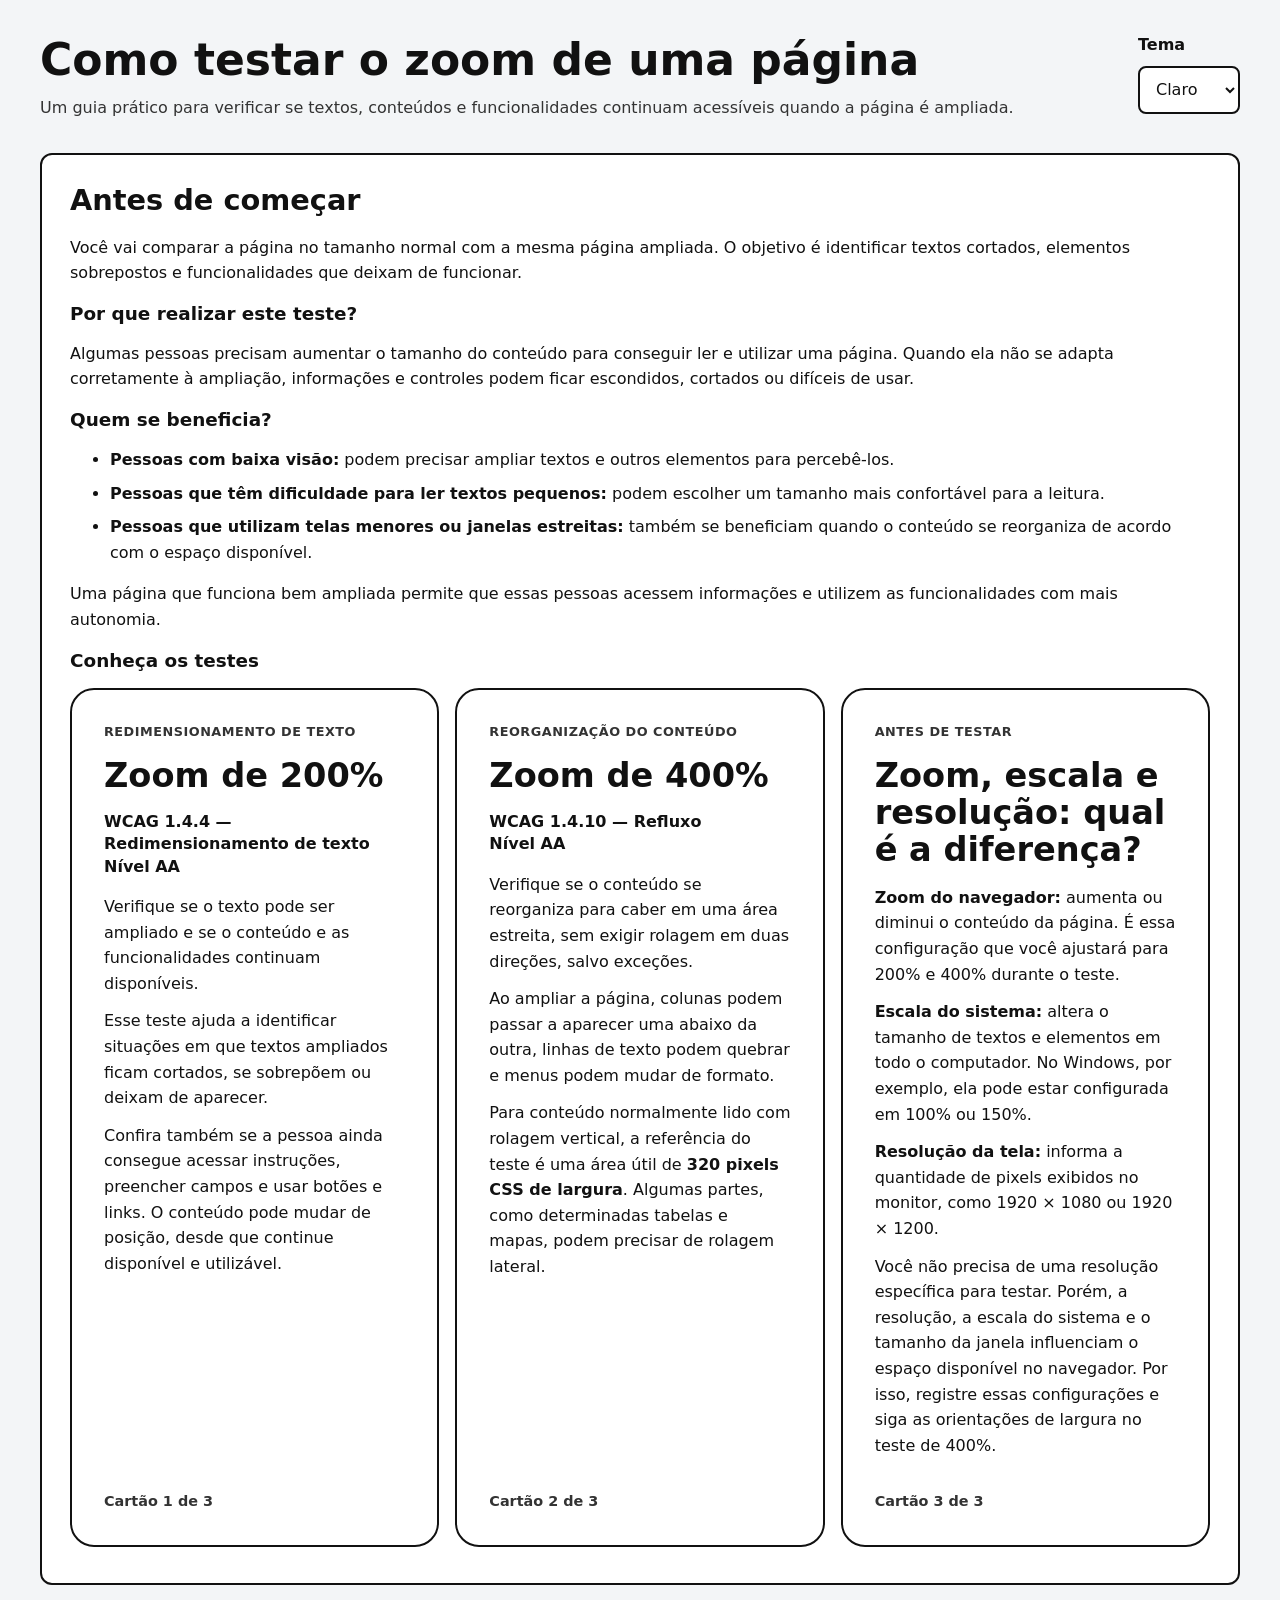
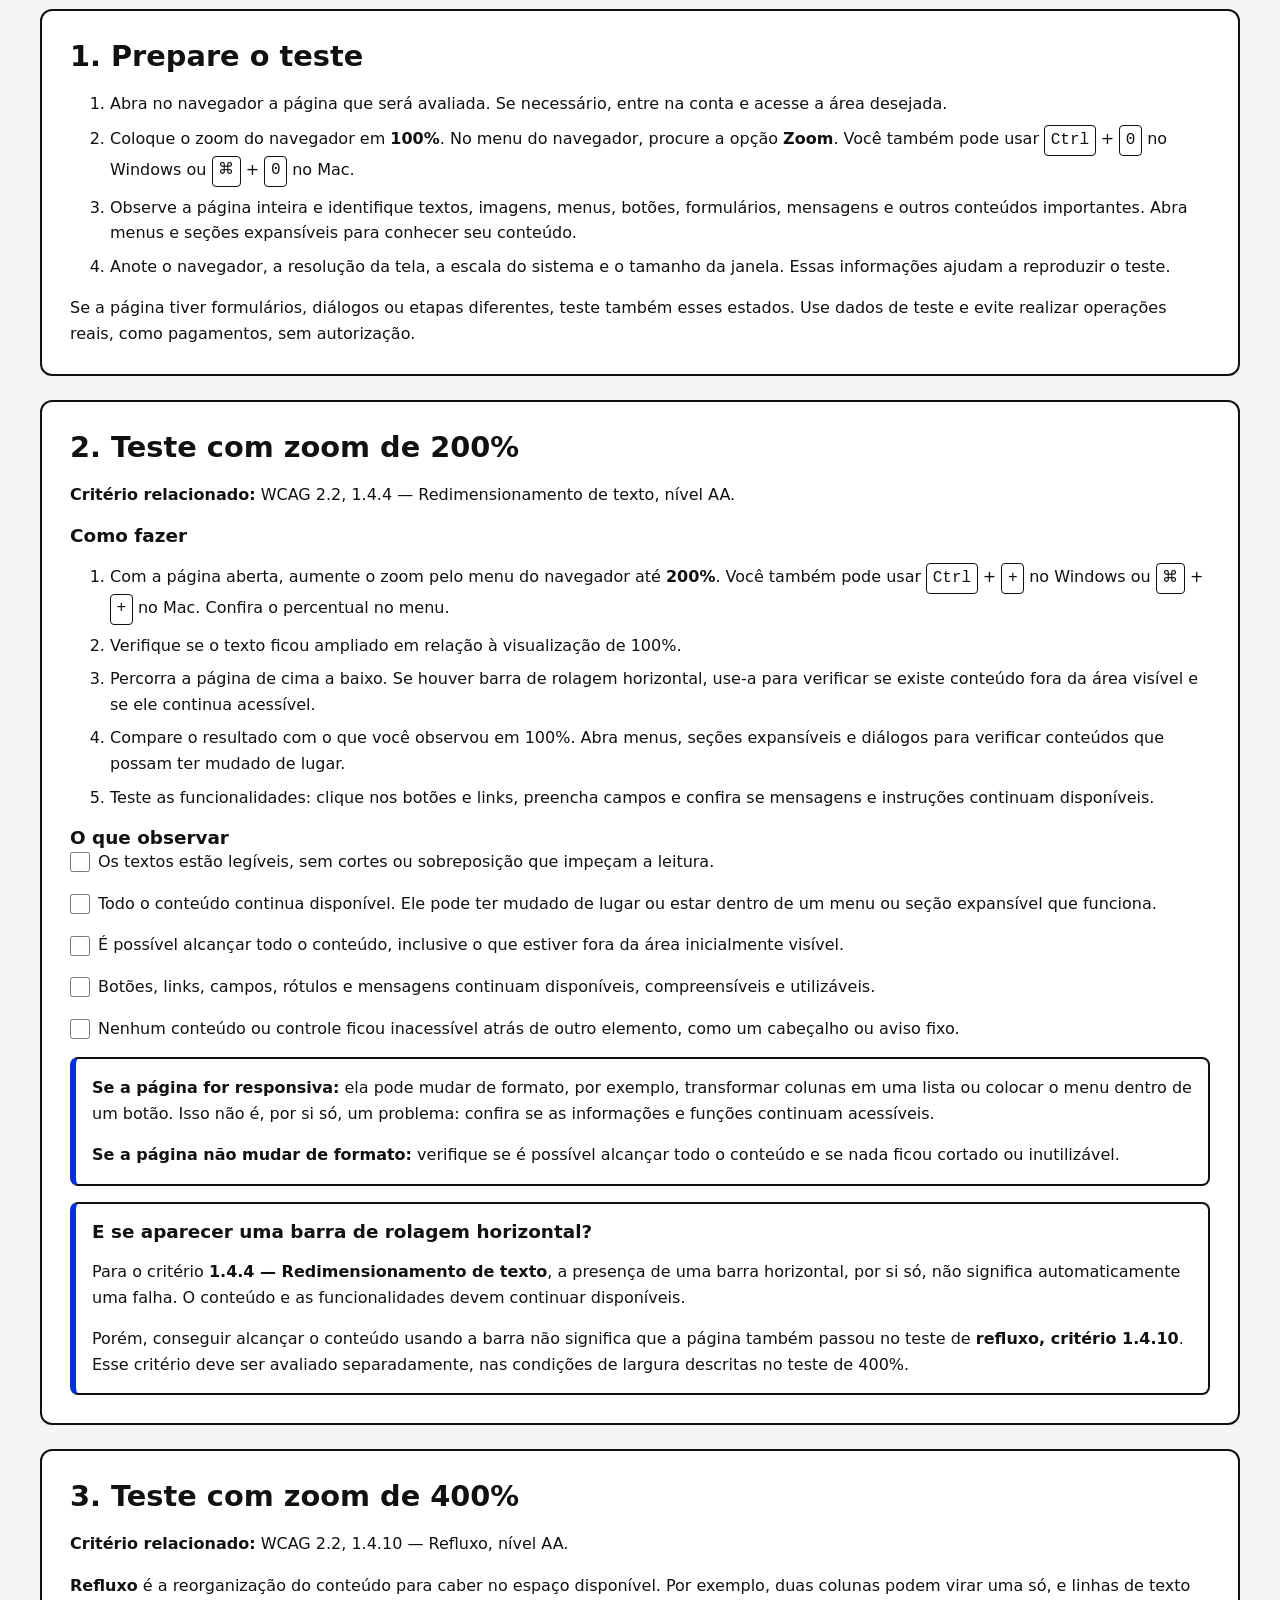
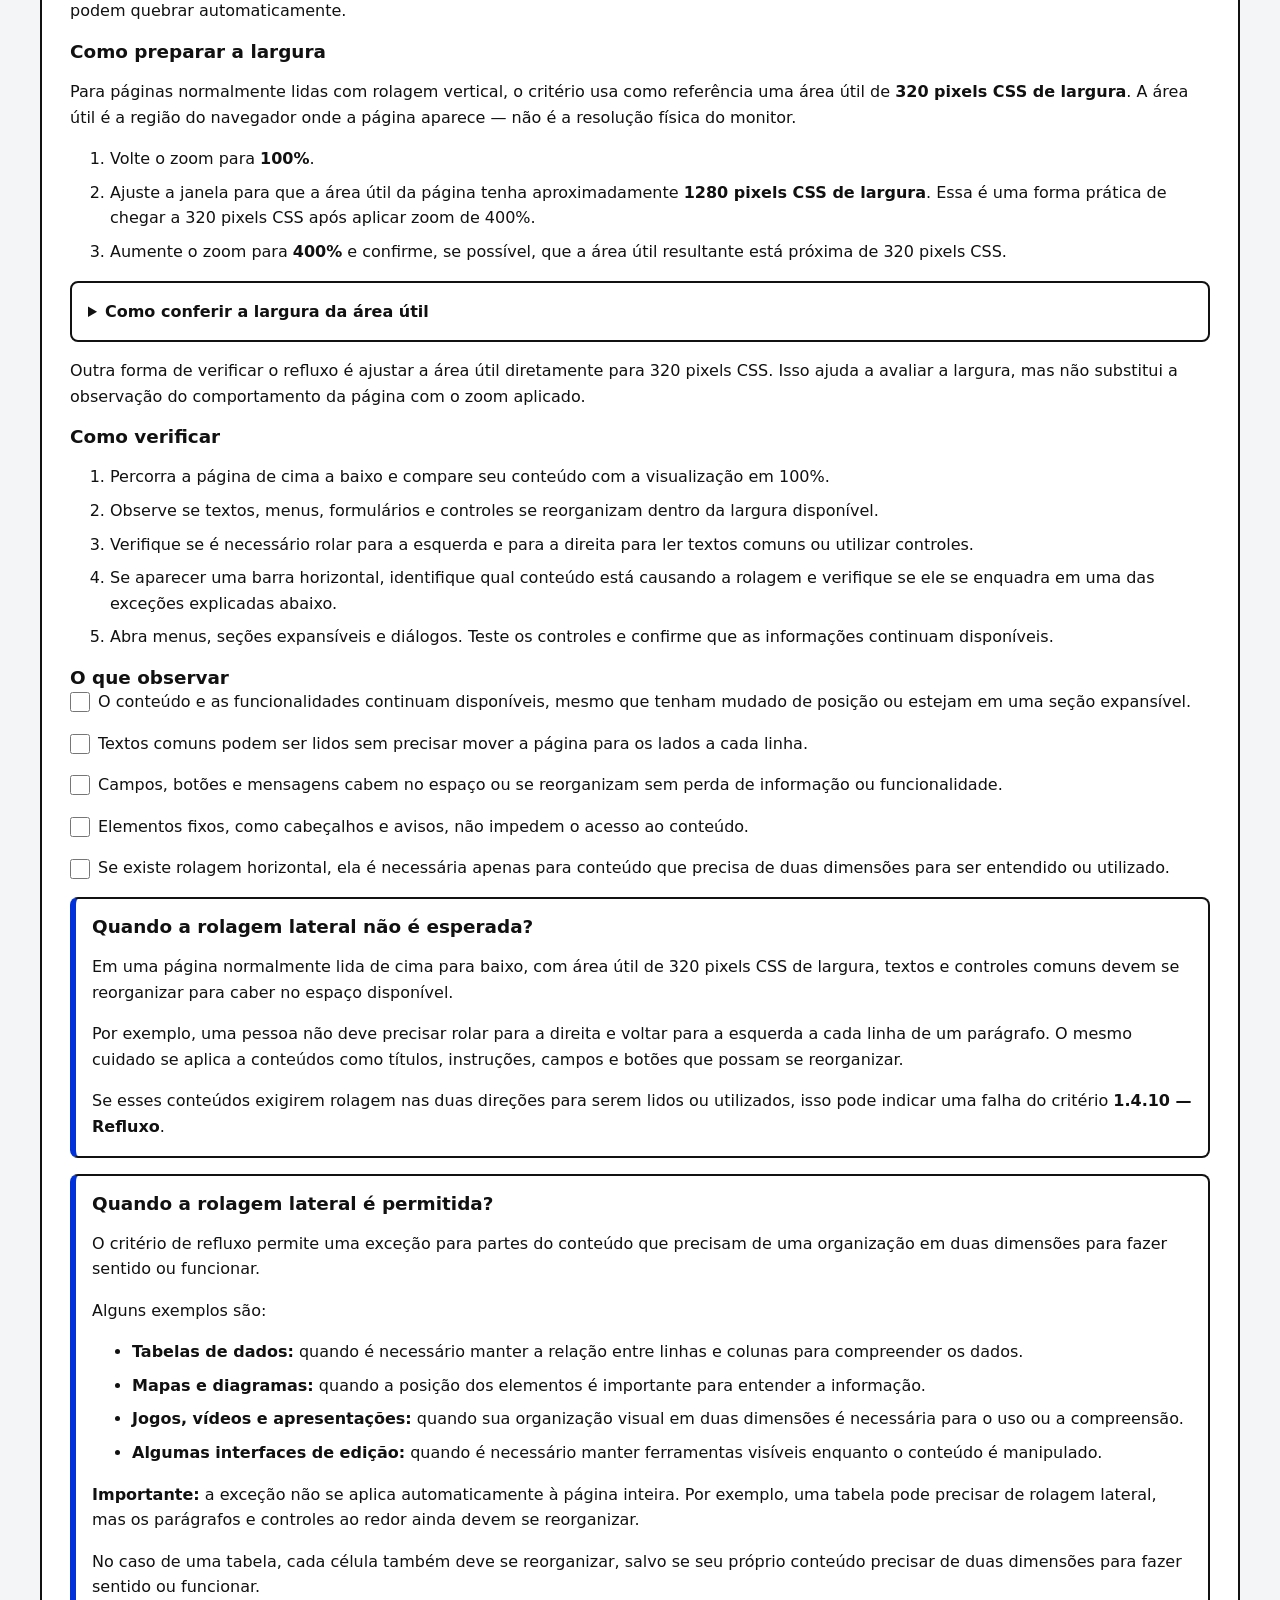
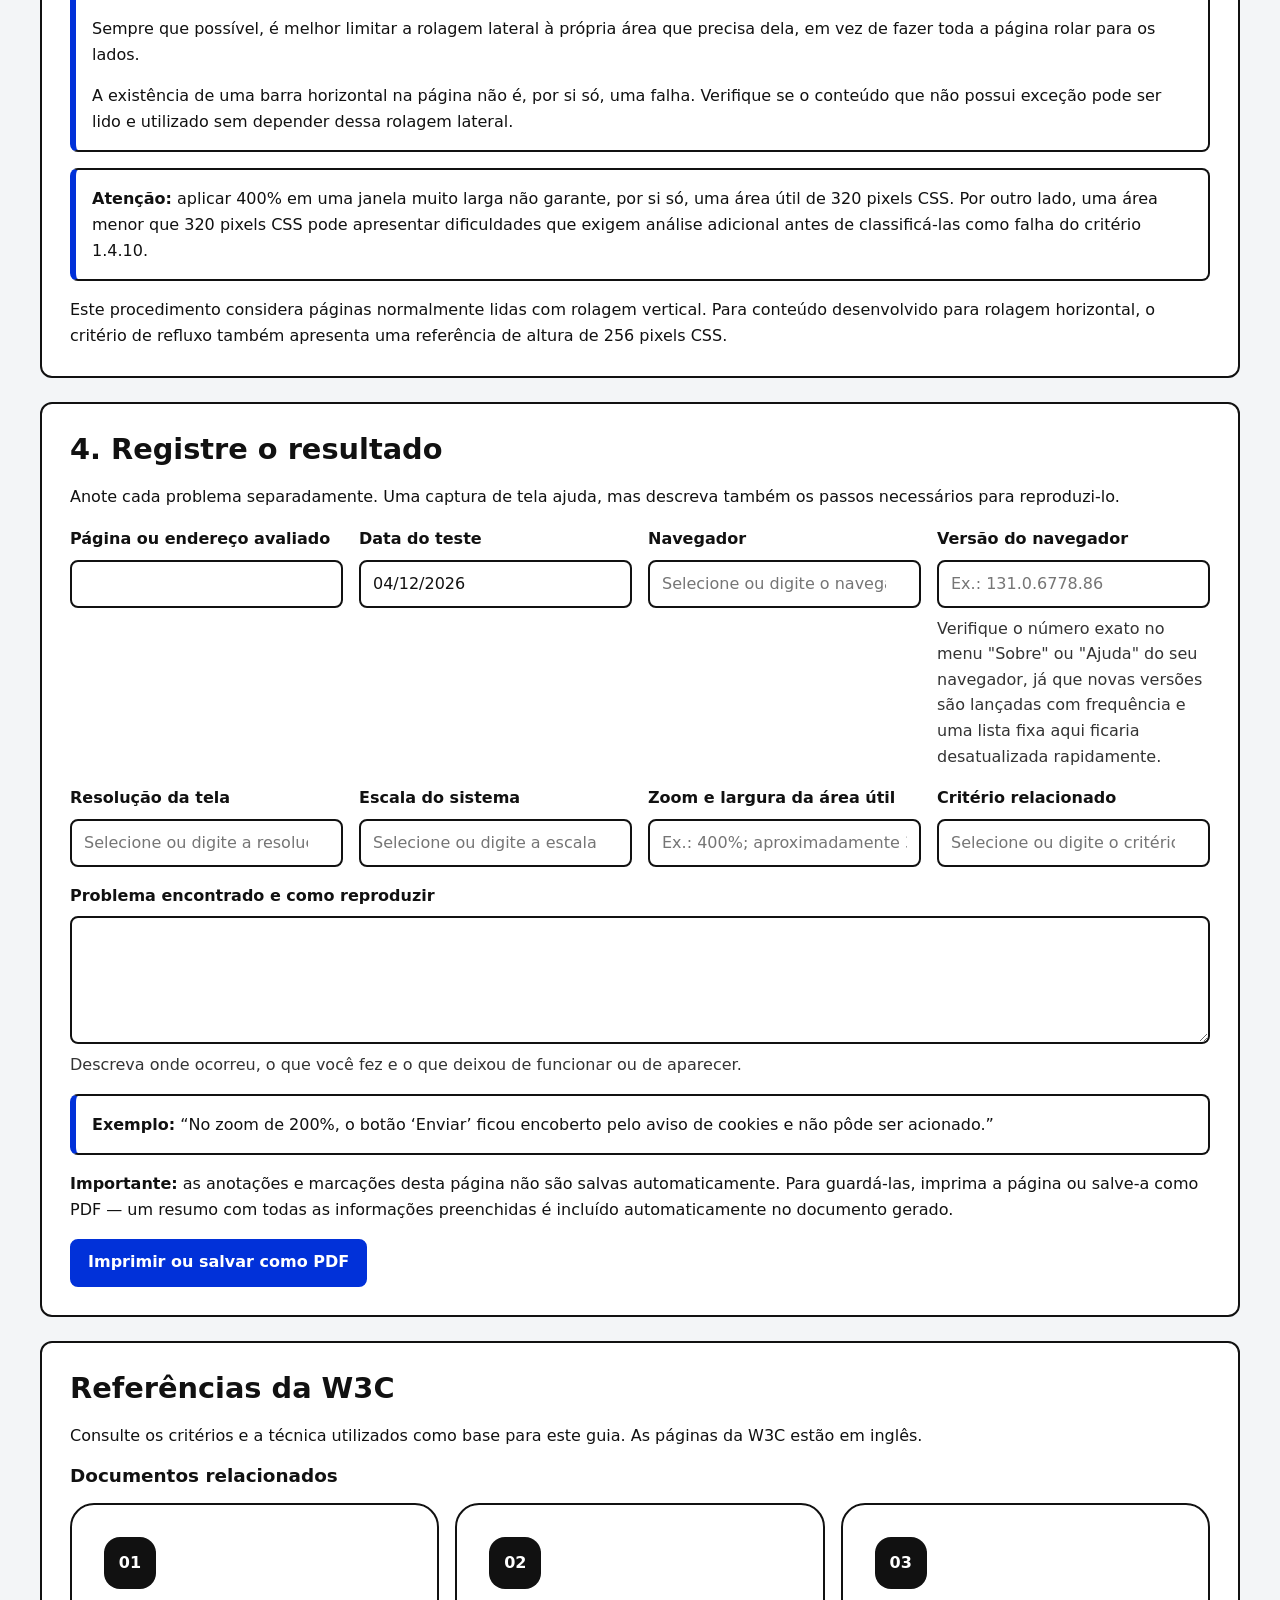
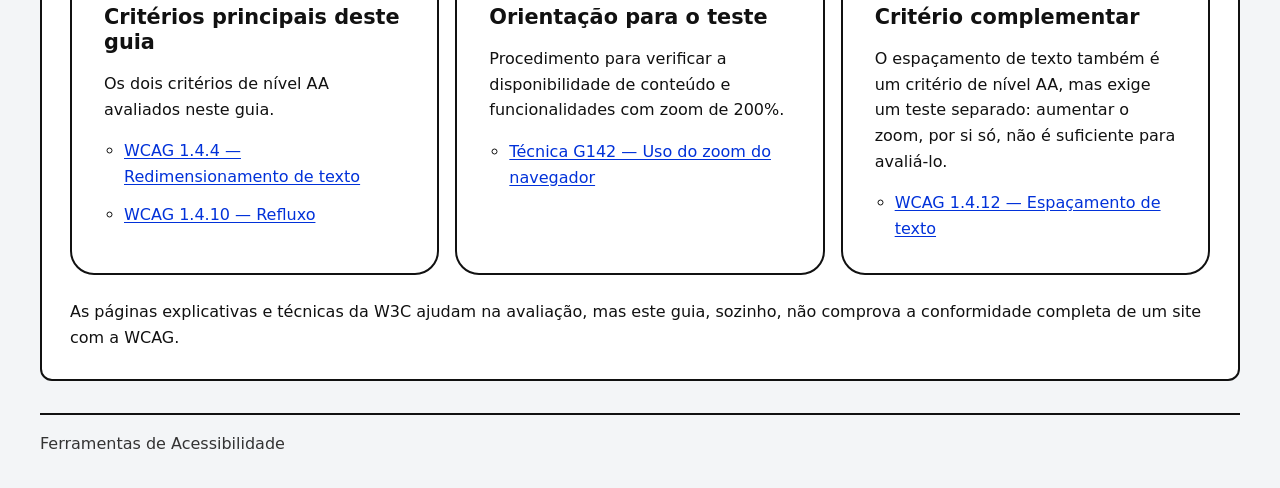
<file: como-testar-zoom.html>
<!DOCTYPE html>
<html lang="pt-BR">
<head>
  <meta charset="UTF-8">
  <meta name="viewport" content="width=device-width, initial-scale=1">

  <title>Teste de zoom — Ferramentas de Acessibilidade</title>

  <!-- Aplica o tema salvo antes da exibição da página. -->
  <script>
    try {
      const temaSalvo = localStorage.getItem("ferramentas-tema");

      if (temaSalvo === "dark" || temaSalvo === "light") {
        document.documentElement.dataset.theme = temaSalvo;
      }
    } catch (erro) {
      /* A página continua funcionando sem acesso ao armazenamento. */
    }
  </script>

  <link rel="stylesheet" href="./como-testar-zoom.css">
</head>

<body>
  <a class="pular-conteudo" href="#conteudo">
    Pular para o conteúdo principal
  </a>

  <div class="pagina">
    <header class="cabecalho">
      <div class="cabecalho__identidade">
        <h1>Como testar o zoom de uma página</h1>

        <p class="cabecalho__descricao">
          Um guia prático para verificar se textos, conteúdos e
          funcionalidades continuam acessíveis quando a página é ampliada.
        </p>
      </div>

      <div class="grupo-campo nao-imprimir">
        <label class="rotulo" for="tema">Tema</label>

        <select class="selecao" id="tema" name="tema">
          <option value="light">Claro</option>
          <option value="dark">Escuro</option>
        </select>

        <!-- Confirma a troca de tema para quem usa leitor de tela,
             já que a mudança é apenas visual. -->
        <p
          class="somente-leitor"
          aria-live="polite"
          aria-atomic="true"
          data-status-tema
        ></p>
      </div>
    </header>

    <main id="conteudo" class="conteudo" tabindex="-1">
      <!-- Introdução -->

      <section class="cartao pilha" aria-labelledby="antes-de-comecar">
        <h2 id="antes-de-comecar">Antes de começar</h2>

        <p>
          Você vai comparar a página no tamanho normal com a mesma página
          ampliada. O objetivo é identificar textos cortados, elementos
          sobrepostos e funcionalidades que deixam de funcionar.
        </p>

        <h3>Por que realizar este teste?</h3>

        <p>
          Algumas pessoas precisam aumentar o tamanho do conteúdo para
          conseguir ler e utilizar uma página. Quando ela não se adapta
          corretamente à ampliação, informações e controles podem ficar
          escondidos, cortados ou difíceis de usar.
        </p>

        <h3>Quem se beneficia?</h3>

        <ul>
          <li>
            <strong>Pessoas com baixa visão:</strong> podem precisar ampliar
            textos e outros elementos para percebê-los.
          </li>

          <li>
            <strong>Pessoas que têm dificuldade para ler textos pequenos:</strong>
            podem escolher um tamanho mais confortável para a leitura.
          </li>

          <li>
            <strong>Pessoas que utilizam telas menores ou janelas estreitas:</strong>
            também se beneficiam quando o conteúdo se reorganiza de acordo
            com o espaço disponível.
          </li>
        </ul>

        <p>
          Uma página que funciona bem ampliada permite que essas pessoas
          acessem informações e utilizem as funcionalidades com mais autonomia.
        </p>

        <!-- Carrossel principal -->

        <div
          class="carrossel"
          role="region"
          aria-roledescription="carrossel"
          aria-labelledby="carrossel-testes-titulo"
          data-carrossel
        >
          <div class="carrossel__cabecalho">
            <h3 id="carrossel-testes-titulo">Conheça os testes</h3>

            <div class="carrossel__controles nao-imprimir" data-controles hidden>
              <button
                class="carrossel__controle"
                type="button"
                aria-label="Mostrar cartões anteriores dos testes"
                aria-controls="lista-testes"
                data-anterior
              >
                <span aria-hidden="true">←</span>
              </button>

              <button
                class="carrossel__controle"
                type="button"
                aria-label="Mostrar próximos cartões dos testes"
                aria-controls="lista-testes"
                data-proximo
              >
                <span aria-hidden="true">→</span>
              </button>
            </div>
          </div>

          <!-- Instrução de navegação por teclado, associada à lista
               via aria-describedby. -->
          <p class="somente-leitor" id="instrucoes-lista-testes">
            Use as setas do teclado para a esquerda e para a direita para
            percorrer os cartões, ou utilize os botões de navegação quando
            disponíveis.
          </p>

          <p
            class="somente-leitor"
            aria-live="polite"
            aria-atomic="true"
            data-status
          ></p>

          <ul
            class="carrossel__lista"
            id="lista-testes"
            tabindex="0"
            aria-label="Cartões sobre os testes de zoom"
            aria-describedby="instrucoes-lista-testes"
            data-lista
          >
            <li>
              <article
                class="carrossel__cartao carrossel__cartao--200"
                aria-labelledby="cartao-zoom-200"
              >
                <p class="carrossel__categoria">
                  Redimensionamento de texto
                </p>

                <h4 class="carrossel__titulo" id="cartao-zoom-200">
                  Zoom de 200%
                </h4>

                <p class="carrossel__criterio">
                  WCAG 1.4.4 — Redimensionamento de texto<br>
                  Nível AA
                </p>

                <div class="carrossel__texto">
                  <p>
                    Verifique se o texto pode ser ampliado e se o conteúdo
                    e as funcionalidades continuam disponíveis.
                  </p>

                  <p>
                    Esse teste ajuda a identificar situações em que textos
                    ampliados ficam cortados, se sobrepõem ou deixam de
                    aparecer.
                  </p>

                  <p>
                    Confira também se a pessoa ainda consegue acessar
                    instruções, preencher campos e usar botões e links.
                    O conteúdo pode mudar de posição, desde que continue
                    disponível e utilizável.
                  </p>
                </div>

                <div class="carrossel__rodape">
                  <span class="carrossel__numero">Cartão 1 de 3</span>
                </div>
              </article>
            </li>

            <li>
              <article
                class="carrossel__cartao carrossel__cartao--400"
                aria-labelledby="cartao-zoom-400"
              >
                <p class="carrossel__categoria">
                  Reorganização do conteúdo
                </p>

                <h4 class="carrossel__titulo" id="cartao-zoom-400">
                  Zoom de 400%
                </h4>

                <p class="carrossel__criterio">
                  WCAG 1.4.10 — Refluxo<br>
                  Nível AA
                </p>

                <div class="carrossel__texto">
                  <p>
                    Verifique se o conteúdo se reorganiza para caber em
                    uma área estreita, sem exigir rolagem em duas direções,
                    salvo exceções.
                  </p>

                  <p>
                    Ao ampliar a página, colunas podem passar a aparecer
                    uma abaixo da outra, linhas de texto podem quebrar e
                    menus podem mudar de formato.
                  </p>

                  <p>
                    Para conteúdo normalmente lido com rolagem vertical,
                    a referência do teste é uma área útil de
                    <strong>320 pixels CSS de largura</strong>.
                    Algumas partes, como determinadas tabelas e mapas,
                    podem precisar de rolagem lateral.
                  </p>
                </div>

                <div class="carrossel__rodape">
                  <span class="carrossel__numero">Cartão 2 de 3</span>
                </div>
              </article>
            </li>

            <li>
              <article
                class="carrossel__cartao carrossel__cartao--configuracoes"
                aria-labelledby="cartao-configuracoes"
              >
                <p class="carrossel__categoria">
                  Antes de testar
                </p>

                <h4 class="carrossel__titulo" id="cartao-configuracoes">
                  Zoom, escala e resolução: qual é a diferença?
                </h4>

                <div class="carrossel__texto">
                  <p>
                    <strong>Zoom do navegador:</strong> aumenta ou diminui
                    o conteúdo da página. É essa configuração que você
                    ajustará para 200% e 400% durante o teste.
                  </p>

                  <p>
                    <strong>Escala do sistema:</strong> altera o tamanho
                    de textos e elementos em todo o computador. No Windows,
                    por exemplo, ela pode estar configurada em 100% ou 150%.
                  </p>

                  <p>
                    <strong>Resolução da tela:</strong> informa a quantidade
                    de pixels exibidos no monitor, como 1920 × 1080 ou
                    1920 × 1200.
                  </p>

                  <p>
                    Você não precisa de uma resolução específica para
                    testar. Porém, a resolução, a escala do sistema e o
                    tamanho da janela influenciam o espaço disponível no
                    navegador. Por isso, registre essas configurações e
                    siga as orientações de largura no teste de 400%.
                  </p>
                </div>

                <div class="carrossel__rodape">
                  <span class="carrossel__numero">Cartão 3 de 3</span>
                </div>
              </article>
            </li>
          </ul>
        </div>
      </section>

      <!-- Preparação -->

      <section class="cartao pilha" aria-labelledby="preparacao">
        <h2 id="preparacao">1. Prepare o teste</h2>

        <ol>
          <li>
            Abra no navegador a página que será avaliada. Se necessário,
            entre na conta e acesse a área desejada.
          </li>

          <li>
            Coloque o zoom do navegador em <strong>100%</strong>. No menu
            do navegador, procure a opção <strong>Zoom</strong>. Você
            também pode usar <kbd>Ctrl</kbd> + <kbd>0</kbd> no Windows
            ou <kbd>⌘</kbd> + <kbd>0</kbd> no Mac.
          </li>

          <li>
            Observe a página inteira e identifique textos, imagens, menus,
            botões, formulários, mensagens e outros conteúdos importantes.
            Abra menus e seções expansíveis para conhecer seu conteúdo.
          </li>

          <li>
            Anote o navegador, a resolução da tela, a escala do sistema e
            o tamanho da janela. Essas informações ajudam a reproduzir
            o teste.
          </li>
        </ol>

        <p>
          Se a página tiver formulários, diálogos ou etapas diferentes,
          teste também esses estados. Use dados de teste e evite realizar
          operações reais, como pagamentos, sem autorização.
        </p>
      </section>

      <!-- Teste de 200% -->

      <section class="cartao pilha" aria-labelledby="teste-200">
        <h2 id="teste-200">2. Teste com zoom de 200%</h2>

        <p>
          <strong>Critério relacionado:</strong>
          WCAG 2.2, 1.4.4 — Redimensionamento de texto, nível AA.
        </p>

        <h3>Como fazer</h3>

        <ol>
          <li>
            Com a página aberta, aumente o zoom pelo menu do navegador
            até <strong>200%</strong>. Você também pode usar
            <kbd>Ctrl</kbd> + <kbd>+</kbd> no Windows ou
            <kbd>⌘</kbd> + <kbd>+</kbd> no Mac. Confira o percentual
            no menu.
          </li>

          <li>
            Verifique se o texto ficou ampliado em relação à visualização
            de 100%.
          </li>

          <li>
            Percorra a página de cima a baixo. Se houver barra de rolagem
            horizontal, use-a para verificar se existe conteúdo fora da
            área visível e se ele continua acessível.
          </li>

          <li>
            Compare o resultado com o que você observou em 100%. Abra
            menus, seções expansíveis e diálogos para verificar conteúdos
            que possam ter mudado de lugar.
          </li>

          <li>
            Teste as funcionalidades: clique nos botões e links,
            preencha campos e confira se mensagens e instruções continuam
            disponíveis.
          </li>
        </ol>

        <fieldset class="pilha">
          <legend class="legenda-opcoes">O que observar</legend>

          <div class="opcao">
            <input type="checkbox" id="zoom-200-textos">
            <label for="zoom-200-textos">
              Os textos estão legíveis, sem cortes ou sobreposição que
              impeçam a leitura.
            </label>
          </div>

          <div class="opcao">
            <input type="checkbox" id="zoom-200-conteudo">
            <label for="zoom-200-conteudo">
              Todo o conteúdo continua disponível. Ele pode ter mudado
              de lugar ou estar dentro de um menu ou seção expansível
              que funciona.
            </label>
          </div>

          <div class="opcao">
            <input type="checkbox" id="zoom-200-cantos">
            <label for="zoom-200-cantos">
              É possível alcançar todo o conteúdo, inclusive o que estiver
              fora da área inicialmente visível.
            </label>
          </div>

          <div class="opcao">
            <input type="checkbox" id="zoom-200-funcoes">
            <label for="zoom-200-funcoes">
              Botões, links, campos, rótulos e mensagens continuam
              disponíveis, compreensíveis e utilizáveis.
            </label>
          </div>

          <div class="opcao">
            <input type="checkbox" id="zoom-200-elementos-fixos">
            <label for="zoom-200-elementos-fixos">
              Nenhum conteúdo ou controle ficou inacessível atrás de
              outro elemento, como um cabeçalho ou aviso fixo.
            </label>
          </div>
        </fieldset>

        <div class="aviso pilha">
          <p>
            <strong>Se a página for responsiva:</strong> ela pode mudar
            de formato, por exemplo, transformar colunas em uma lista
            ou colocar o menu dentro de um botão. Isso não é, por si só,
            um problema: confira se as informações e funções continuam
            acessíveis.
          </p>

          <p>
            <strong>Se a página não mudar de formato:</strong> verifique
            se é possível alcançar todo o conteúdo e se nada ficou
            cortado ou inutilizável.
          </p>
        </div>

        <div class="aviso pilha">
          <h3>E se aparecer uma barra de rolagem horizontal?</h3>

          <p>
            Para o critério
            <strong>1.4.4 — Redimensionamento de texto</strong>,
            a presença de uma barra horizontal, por si só, não significa
            automaticamente uma falha. O conteúdo e as funcionalidades
            devem continuar disponíveis.
          </p>

          <p>
            Porém, conseguir alcançar o conteúdo usando a barra não
            significa que a página também passou no teste de
            <strong>refluxo, critério 1.4.10</strong>. Esse critério deve
            ser avaliado separadamente, nas condições de largura
            descritas no teste de 400%.
          </p>
        </div>
      </section>

      <!-- Teste de 400% -->

      <section class="cartao pilha" aria-labelledby="teste-400">
        <h2 id="teste-400">3. Teste com zoom de 400%</h2>

        <p>
          <strong>Critério relacionado:</strong>
          WCAG 2.2, 1.4.10 — Refluxo, nível AA.
        </p>

        <p>
          <strong>Refluxo</strong> é a reorganização do conteúdo para
          caber no espaço disponível. Por exemplo, duas colunas podem
          virar uma só, e linhas de texto podem quebrar automaticamente.
        </p>

        <h3>Como preparar a largura</h3>

        <p>
          Para páginas normalmente lidas com rolagem vertical, o critério
          usa como referência uma área útil de
          <strong>320 pixels CSS de largura</strong>. A área útil é a
          região do navegador onde a página aparece — não é a resolução
          física do monitor.
        </p>

        <ol>
          <li>
            Volte o zoom para <strong>100%</strong>.
          </li>

          <li>
            Ajuste a janela para que a área útil da página tenha
            aproximadamente <strong>1280 pixels CSS de largura</strong>.
            Essa é uma forma prática de chegar a 320 pixels CSS após
            aplicar zoom de 400%.
          </li>

          <li>
            Aumente o zoom para <strong>400%</strong> e confirme, se
            possível, que a área útil resultante está próxima de
            320 pixels CSS.
          </li>
        </ol>

        <details class="expansivel">
          <summary>Como conferir a largura da área útil</summary>

          <div class="expansivel__conteudo">
            <ol>
              <li>
                Abra as ferramentas de desenvolvedor do navegador.
                Em muitos navegadores, isso pode ser feito com
                <kbd>F12</kbd>.
              </li>

              <li>
                Abra a aba <strong>Console</strong>, digite
                <code>window.innerWidth</code> e pressione
                <kbd>Enter</kbd>. O número apresentado indica a largura
                interna da janela em pixels CSS.
              </li>

              <li>
                Se as ferramentas estiverem abertas ao lado da página,
                elas podem reduzir a largura medida. Prefira posicioná-las
                na parte inferior ou em uma janela separada. Confira
                novamente após alterar o posicionamento.
              </li>
            </ol>

            <p>
              O valor pode variar um pouco conforme o navegador e as
              barras de rolagem. Registre a largura efetivamente testada.
            </p>
          </div>
        </details>

        <p>
          Outra forma de verificar o refluxo é ajustar a área útil
          diretamente para 320 pixels CSS. Isso ajuda a avaliar a largura,
          mas não substitui a observação do comportamento da página com
          o zoom aplicado.
        </p>

        <h3>Como verificar</h3>

        <ol>
          <li>
            Percorra a página de cima a baixo e compare seu conteúdo
            com a visualização em 100%.
          </li>

          <li>
            Observe se textos, menus, formulários e controles se
            reorganizam dentro da largura disponível.
          </li>

          <li>
            Verifique se é necessário rolar para a esquerda e para
            a direita para ler textos comuns ou utilizar controles.
          </li>

          <li>
            Se aparecer uma barra horizontal, identifique qual conteúdo
            está causando a rolagem e verifique se ele se enquadra em
            uma das exceções explicadas abaixo.
          </li>

          <li>
            Abra menus, seções expansíveis e diálogos. Teste os controles
            e confirme que as informações continuam disponíveis.
          </li>
        </ol>

        <fieldset class="pilha">
          <legend class="legenda-opcoes">O que observar</legend>

          <div class="opcao">
            <input type="checkbox" id="zoom-400-conteudo">
            <label for="zoom-400-conteudo">
              O conteúdo e as funcionalidades continuam disponíveis,
              mesmo que tenham mudado de posição ou estejam em uma
              seção expansível.
            </label>
          </div>

          <div class="opcao">
            <input type="checkbox" id="zoom-400-textos">
            <label for="zoom-400-textos">
              Textos comuns podem ser lidos sem precisar mover a página
              para os lados a cada linha.
            </label>
          </div>

          <div class="opcao">
            <input type="checkbox" id="zoom-400-campos">
            <label for="zoom-400-campos">
              Campos, botões e mensagens cabem no espaço ou se
              reorganizam sem perda de informação ou funcionalidade.
            </label>
          </div>

          <div class="opcao">
            <input type="checkbox" id="zoom-400-elementos-fixos">
            <label for="zoom-400-elementos-fixos">
              Elementos fixos, como cabeçalhos e avisos, não impedem
              o acesso ao conteúdo.
            </label>
          </div>

          <div class="opcao">
            <input type="checkbox" id="zoom-400-rolagem">
            <label for="zoom-400-rolagem">
              Se existe rolagem horizontal, ela é necessária apenas
              para conteúdo que precisa de duas dimensões para ser
              entendido ou utilizado.
            </label>
          </div>
        </fieldset>

        <div class="aviso pilha">
          <h3>Quando a rolagem lateral não é esperada?</h3>

          <p>
            Em uma página normalmente lida de cima para baixo, com área
            útil de 320 pixels CSS de largura, textos e controles comuns
            devem se reorganizar para caber no espaço disponível.
          </p>

          <p>
            Por exemplo, uma pessoa não deve precisar rolar para a direita
            e voltar para a esquerda a cada linha de um parágrafo. O mesmo
            cuidado se aplica a conteúdos como títulos, instruções, campos
            e botões que possam se reorganizar.
          </p>

          <p>
            Se esses conteúdos exigirem rolagem nas duas direções para
            serem lidos ou utilizados, isso pode indicar uma falha do
            critério <strong>1.4.10 — Refluxo</strong>.
          </p>
        </div>

        <div class="aviso pilha">
          <h3>Quando a rolagem lateral é permitida?</h3>

          <p>
            O critério de refluxo permite uma exceção para partes do
            conteúdo que precisam de uma organização em duas dimensões
            para fazer sentido ou funcionar.
          </p>

          <p>Alguns exemplos são:</p>

          <ul>
            <li>
              <strong>Tabelas de dados:</strong> quando é necessário
              manter a relação entre linhas e colunas para compreender
              os dados.
            </li>

            <li>
              <strong>Mapas e diagramas:</strong> quando a posição dos
              elementos é importante para entender a informação.
            </li>

            <li>
              <strong>Jogos, vídeos e apresentações:</strong> quando
              sua organização visual em duas dimensões é necessária
              para o uso ou a compreensão.
            </li>

            <li>
              <strong>Algumas interfaces de edição:</strong> quando é
              necessário manter ferramentas visíveis enquanto o conteúdo
              é manipulado.
            </li>
          </ul>

          <p>
            <strong>Importante:</strong> a exceção não se aplica
            automaticamente à página inteira. Por exemplo, uma tabela
            pode precisar de rolagem lateral, mas os parágrafos e
            controles ao redor ainda devem se reorganizar.
          </p>

          <p>
            No caso de uma tabela, cada célula também deve se reorganizar,
            salvo se seu próprio conteúdo precisar de duas dimensões
            para fazer sentido ou funcionar.
          </p>

          <p>
            Sempre que possível, é melhor limitar a rolagem lateral à
            própria área que precisa dela, em vez de fazer toda a página
            rolar para os lados.
          </p>

          <p>
            A existência de uma barra horizontal na página não é, por
            si só, uma falha. Verifique se o conteúdo que não possui
            exceção pode ser lido e utilizado sem depender dessa
            rolagem lateral.
          </p>
        </div>

        <div class="aviso">
          <p>
            <strong>Atenção:</strong> aplicar 400% em uma janela muito
            larga não garante, por si só, uma área útil de 320 pixels CSS.
            Por outro lado, uma área menor que 320 pixels CSS pode
            apresentar dificuldades que exigem análise adicional antes
            de classificá-las como falha do critério 1.4.10.
          </p>
        </div>

        <p>
          Este procedimento considera páginas normalmente lidas com
          rolagem vertical. Para conteúdo desenvolvido para rolagem
          horizontal, o critério de refluxo também apresenta uma
          referência de altura de 256 pixels CSS.
        </p>
      </section>

      <!-- Registro do resultado -->

      <section class="cartao pilha" aria-labelledby="registro">
        <h2 id="registro">4. Registre o resultado</h2>

        <p>
          Anote cada problema separadamente. Uma captura de tela ajuda,
          mas descreva também os passos necessários para reproduzi-lo.
        </p>

        <div class="grade" data-campos-registro>
          <div class="grupo-campo">
            <label class="rotulo" for="pagina-avaliada">
              Página ou endereço avaliado
            </label>
            <input
              class="campo"
              id="pagina-avaliada"
              name="pagina-avaliada"
              type="text"
            >
          </div>

          <div class="grupo-campo">
            <label class="rotulo" for="data-teste">Data do teste</label>
            <input
              class="campo"
              id="data-teste"
              name="data-teste"
              type="text"
            >
          </div>

          <div class="grupo-campo">
            <label class="rotulo" for="navegador">Navegador</label>
            <input
              class="campo"
              id="navegador"
              name="navegador"
              type="text"
              list="opcoes-navegador"
              autocomplete="off"
              placeholder="Selecione ou digite o navegador"
            >
            <datalist id="opcoes-navegador">
              <option value="Google Chrome"></option>
              <option value="Mozilla Firefox"></option>
              <option value="Microsoft Edge"></option>
              <option value="Safari"></option>
              <option value="Opera"></option>
              <option value="Samsung Internet"></option>
              <option value="Outro"></option>
            </datalist>
          </div>

          <div class="grupo-campo">
            <label class="rotulo" for="versao-navegador">
              Versão do navegador
            </label>
            <input
              class="campo"
              id="versao-navegador"
              name="versao-navegador"
              type="text"
              aria-describedby="versao-navegador-ajuda"
              placeholder="Ex.: 131.0.6778.86"
            >
            <p class="ajuda-campo" id="versao-navegador-ajuda">
              Verifique o número exato no menu "Sobre" ou "Ajuda" do seu
              navegador, já que novas versões são lançadas com frequência
              e uma lista fixa aqui ficaria desatualizada rapidamente.
            </p>
          </div>

          <div class="grupo-campo">
            <label class="rotulo" for="resolucao-tela">
              Resolução da tela
            </label>
            <input
              class="campo"
              id="resolucao-tela"
              name="resolucao-tela"
              type="text"
              list="opcoes-resolucao"
              autocomplete="off"
              placeholder="Selecione ou digite a resolução"
            >
            <datalist id="opcoes-resolucao">
              <option value="1280 × 720"></option>
              <option value="1366 × 768"></option>
              <option value="1920 × 1080"></option>
              <option value="1920 × 1200"></option>
              <option value="2560 × 1440"></option>
              <option value="3840 × 2160"></option>
              <option value="Outra"></option>
            </datalist>
          </div>

          <div class="grupo-campo">
            <label class="rotulo" for="escala-sistema">
              Escala do sistema
            </label>
            <input
              class="campo"
              id="escala-sistema"
              name="escala-sistema"
              type="text"
              list="opcoes-escala"
              autocomplete="off"
              placeholder="Selecione ou digite a escala"
            >
            <datalist id="opcoes-escala">
              <option value="100%"></option>
              <option value="110%"></option>
              <option value="125%"></option>
              <option value="150%"></option>
              <option value="175%"></option>
              <option value="200%"></option>
              <option value="Outra"></option>
            </datalist>
          </div>

          <div class="grupo-campo">
            <label class="rotulo" for="zoom-largura">
              Zoom e largura da área útil
            </label>
            <input
              class="campo"
              id="zoom-largura"
              name="zoom-largura"
              type="text"
              placeholder="Ex.: 400%; aproximadamente 320 px CSS"
            >
          </div>

          <div class="grupo-campo">
            <label class="rotulo" for="criterio">
              Critério relacionado
            </label>
            <input
              class="campo"
              id="criterio"
              name="criterio"
              type="text"
              list="opcoes-criterio"
              autocomplete="off"
              placeholder="Selecione ou digite o critério"
            >
            <datalist id="opcoes-criterio">
              <option value="1.4.4 — Redimensionamento de texto"></option>
              <option value="1.4.10 — Refluxo"></option>
              <option value="1.4.12 — Espaçamento de texto"></option>
              <option value="Outro"></option>
            </datalist>
          </div>
        </div>

        <div class="grupo-campo" data-campo-problema>
          <label class="rotulo" for="problema">
            Problema encontrado e como reproduzir
          </label>

          <textarea
            class="campo"
            id="problema"
            name="problema"
            aria-describedby="problema-ajuda"
          ></textarea>

          <p class="ajuda-campo" id="problema-ajuda">
            Descreva onde ocorreu, o que você fez e o que deixou de
            funcionar ou de aparecer.
          </p>
        </div>

        <div class="aviso">
          <p>
            <strong>Exemplo:</strong> “No zoom de 200%, o botão
            ‘Enviar’ ficou encoberto pelo aviso de cookies e não pôde
            ser acionado.”
          </p>
        </div>

        <p>
          <strong>Importante:</strong> as anotações e marcações desta
          página não são salvas automaticamente. Para guardá-las, imprima
          a página ou salve-a como PDF — um resumo com todas as
          informações preenchidas é incluído automaticamente no
          documento gerado.
        </p>

        <!-- Preenchido via JavaScript, pouco antes da impressão, com
             os valores atuais dos campos deste formulário. -->
        <div class="resumo-impressao" data-resumo-impressao></div>

        <div class="acoes nao-imprimir">
          <button class="botao" id="imprimir" type="button">
            Imprimir ou salvar como PDF
          </button>
        </div>
      </section>

      <!-- Carrossel de referências -->

      <section class="cartao pilha" aria-labelledby="referencias">
        <h2 id="referencias">Referências da W3C</h2>

        <p>
          Consulte os critérios e a técnica utilizados como base para
          este guia. As páginas da W3C estão em inglês.
        </p>

        <div
          class="carrossel"
          role="region"
          aria-roledescription="carrossel"
          aria-labelledby="carrossel-referencias-titulo"
          data-carrossel
        >
          <div class="carrossel__cabecalho">
            <h3 id="carrossel-referencias-titulo">
              Documentos relacionados
            </h3>

            <div class="carrossel__controles nao-imprimir" data-controles hidden>
              <button
                class="carrossel__controle"
                type="button"
                aria-label="Mostrar referências anteriores"
                aria-controls="lista-referencias"
                data-anterior
              >
                <span aria-hidden="true">←</span>
              </button>

              <button
                class="carrossel__controle"
                type="button"
                aria-label="Mostrar próximas referências"
                aria-controls="lista-referencias"
                data-proximo
              >
                <span aria-hidden="true">→</span>
              </button>
            </div>
          </div>

          <!-- Instrução de navegação por teclado, associada à lista
               via aria-describedby. -->
          <p class="somente-leitor" id="instrucoes-lista-referencias">
            Use as setas do teclado para a esquerda e para a direita para
            percorrer os cartões, ou utilize os botões de navegação quando
            disponíveis.
          </p>

          <p
            class="somente-leitor"
            aria-live="polite"
            aria-atomic="true"
            data-status
          ></p>

          <ul
            class="carrossel__lista"
            id="lista-referencias"
            tabindex="0"
            aria-label="Cartões de referências da W3C"
            aria-describedby="instrucoes-lista-referencias"
            data-lista
          >
            <li>
              <article class="referencia" aria-labelledby="referencia-principal">
                <span class="referencia__icone" aria-hidden="true">01</span>

                <h4 class="referencia__titulo" id="referencia-principal">
                  Critérios principais deste guia
                </h4>

                <p>
                  Os dois critérios de nível AA avaliados neste guia.
                </p>

                <ul class="referencia__lista">
                  <li>
                    <a href="https://www.w3.org/WAI/WCAG22/Understanding/resize-text">
                      WCAG 1.4.4 — Redimensionamento de texto
                    </a>
                  </li>

                  <li>
                    <a href="https://www.w3.org/WAI/WCAG22/Understanding/reflow">
                      WCAG 1.4.10 — Refluxo
                    </a>
                  </li>
                </ul>
              </article>
            </li>

            <li>
              <article class="referencia" aria-labelledby="referencia-orientacao">
                <span class="referencia__icone" aria-hidden="true">02</span>

                <h4 class="referencia__titulo" id="referencia-orientacao">
                  Orientação para o teste
                </h4>

                <p>
                  Procedimento para verificar a disponibilidade de conteúdo
                  e funcionalidades com zoom de 200%.
                </p>

                <ul class="referencia__lista">
                  <li>
                    <a href="https://www.w3.org/WAI/WCAG22/Techniques/general/G142">
                      Técnica G142 — Uso do zoom do navegador
                    </a>
                  </li>
                </ul>
              </article>
            </li>

            <li>
              <article class="referencia" aria-labelledby="referencia-complementar">
                <span class="referencia__icone" aria-hidden="true">03</span>

                <h4 class="referencia__titulo" id="referencia-complementar">
                  Critério complementar
                </h4>

                <p>
                  O espaçamento de texto também é um critério de nível AA,
                  mas exige um teste separado: aumentar o zoom, por si só,
                  não é suficiente para avaliá-lo.
                </p>

                <ul class="referencia__lista">
                  <li>
                    <a href="https://www.w3.org/WAI/WCAG22/Understanding/text-spacing">
                      WCAG 1.4.12 — Espaçamento de texto
                    </a>
                  </li>
                </ul>
              </article>
            </li>
          </ul>
        </div>

        <p>
          As páginas explicativas e técnicas da W3C ajudam na avaliação,
          mas este guia, sozinho, não comprova a conformidade completa
          de um site com a WCAG.
        </p>
      </section>
    </main>

    <footer class="rodape">
      <p>Ferramentas de Acessibilidade</p>
    </footer>
  </div>

  <script>
    /* Controle do tema. */
    const seletorTema = document.getElementById("tema");
    const statusTema = document.querySelector("[data-status-tema]");
    const temaAtual = document.documentElement.dataset.theme;

    seletorTema.value = temaAtual === "dark" ? "dark" : "light";

    seletorTema.addEventListener("change", function () {
      const tema = seletorTema.value;

      document.documentElement.dataset.theme = tema;

      try {
        localStorage.setItem("ferramentas-tema", tema);
      } catch (erro) {
        /* A mudança visual permanece válida enquanto a página estiver aberta. */
      }

      if (statusTema) {
        statusTema.textContent =
          tema === "dark" ? "Tema escuro aplicado." : "Tema claro aplicado.";
      }
    });

    /* Preenche a data do teste com o dia atual, mantendo o campo
       totalmente editável. */
    const campoDataTeste = document.getElementById("data-teste");

    if (campoDataTeste && !campoDataTeste.value) {
      const hoje = new Date();
      const dia = String(hoje.getDate()).padStart(2, "0");
      const mes = String(hoje.getMonth() + 1).padStart(2, "0");
      const ano = hoje.getFullYear();

      campoDataTeste.value = dia + "/" + mes + "/" + ano;
    }

    /* Impressão ou geração de PDF pelo navegador. */
    document.getElementById("imprimir").addEventListener("click", function () {
      window.print();
    });

    /* Monta, a partir dos valores atuais dos campos, um resumo de
       leitura exibido apenas na impressão/PDF, garantindo que todas
       as informações preenchidas no registro apareçam no documento. */
    function textoOuPadrao(id) {
      const campo = document.getElementById(id);
      const valor = campo ? campo.value.trim() : "";

      return valor === "" ? "Não informado." : valor;
    }

    function prepararResumoImpressao() {
      const resumo = document.querySelector("[data-resumo-impressao]");

      if (!resumo) {
        return;
      }

      const campos = [
        { rotulo: "Página ou endereço avaliado", id: "pagina-avaliada" },
        { rotulo: "Data do teste", id: "data-teste" },
        { rotulo: "Navegador", id: "navegador" },
        { rotulo: "Versão do navegador", id: "versao-navegador" },
        { rotulo: "Resolução da tela", id: "resolucao-tela" },
        { rotulo: "Escala do sistema", id: "escala-sistema" },
        { rotulo: "Zoom e largura da área útil", id: "zoom-largura" },
        { rotulo: "Critério relacionado", id: "criterio" },
        { rotulo: "Problema encontrado e como reproduzir", id: "problema" }
      ];

      resumo.innerHTML = "";

      const titulo = document.createElement("h3");
      titulo.textContent = "Resumo do registro";
      resumo.appendChild(titulo);

      const lista = document.createElement("dl");

      campos.forEach(function (campo) {
        const termo = document.createElement("dt");
        termo.textContent = campo.rotulo;

        const descricao = document.createElement("dd");
        descricao.textContent = textoOuPadrao(campo.id);

        lista.appendChild(termo);
        lista.appendChild(descricao);
      });

      resumo.appendChild(lista);

      document.body.classList.add("modo-impressao-registro");
    }

    function finalizarImpressao() {
      document.body.classList.remove("modo-impressao-registro");
    }

    window.addEventListener("beforeprint", prepararResumoImpressao);
    window.addEventListener("afterprint", finalizarImpressao);

    /* Inicializa cada carrossel de forma independente. */
    document.querySelectorAll("[data-carrossel]").forEach(function (carrossel) {
      const lista = carrossel.querySelector("[data-lista]");
      const controles = carrossel.querySelector("[data-controles]");
      const anterior = carrossel.querySelector("[data-anterior]");
      const proximo = carrossel.querySelector("[data-proximo]");
      const status = carrossel.querySelector("[data-status]");

      if (!lista || !controles || !anterior || !proximo || !status) {
        return;
      }

      const cartoes = Array.from(lista.children);

      function atualizarControles() {
        const limite = lista.scrollWidth - lista.clientWidth;
        const temRolagem = limite > 1;

        controles.hidden = !temRolagem;

        anterior.setAttribute(
          "aria-disabled",
          String(lista.scrollLeft <= 1)
        );

        proximo.setAttribute(
          "aria-disabled",
          String(lista.scrollLeft >= limite - 1)
        );
      }

      function mover(direcao) {
        const limitesLista = lista.getBoundingClientRect();

        const posicoes = cartoes.map(function (cartao) {
          const limitesCartao = cartao.getBoundingClientRect();

          return {
            elemento: cartao,
            distancia: limitesCartao.left - limitesLista.left
          };
        });

        let destino;

        if (direcao === "proximo") {
          destino = posicoes.find(function (item) {
            return item.distancia > 2;
          });
        } else {
          destino = posicoes
            .filter(function (item) {
              return item.distancia < -2;
            })
            .pop();
        }

        if (!destino) {
          return;
        }

        const reduzirMovimento = window.matchMedia(
          "(prefers-reduced-motion: reduce)"
        ).matches;

        lista.scrollBy({
          left: destino.distancia,
          behavior: reduzirMovimento ? "auto" : "smooth"
        });

        const titulo = destino.elemento.querySelector("h4");
        const posicao = cartoes.indexOf(destino.elemento) + 1;

        if (titulo) {
          status.textContent =
            "Mostrando cartão " +
            posicao +
            " de " +
            cartoes.length +
            ": " +
            titulo.textContent.trim() +
            ".";
        }
      }

      anterior.addEventListener("click", function () {
        if (anterior.getAttribute("aria-disabled") !== "true") {
          mover("anterior");
        }
      });

      proximo.addEventListener("click", function () {
        if (proximo.getAttribute("aria-disabled") !== "true") {
          mover("proximo");
        }
      });

      lista.addEventListener("scroll", atualizarControles, { passive: true });
      window.addEventListener("resize", atualizarControles);

      atualizarControles();
    });
  </script>
</body>
</html>
</file>
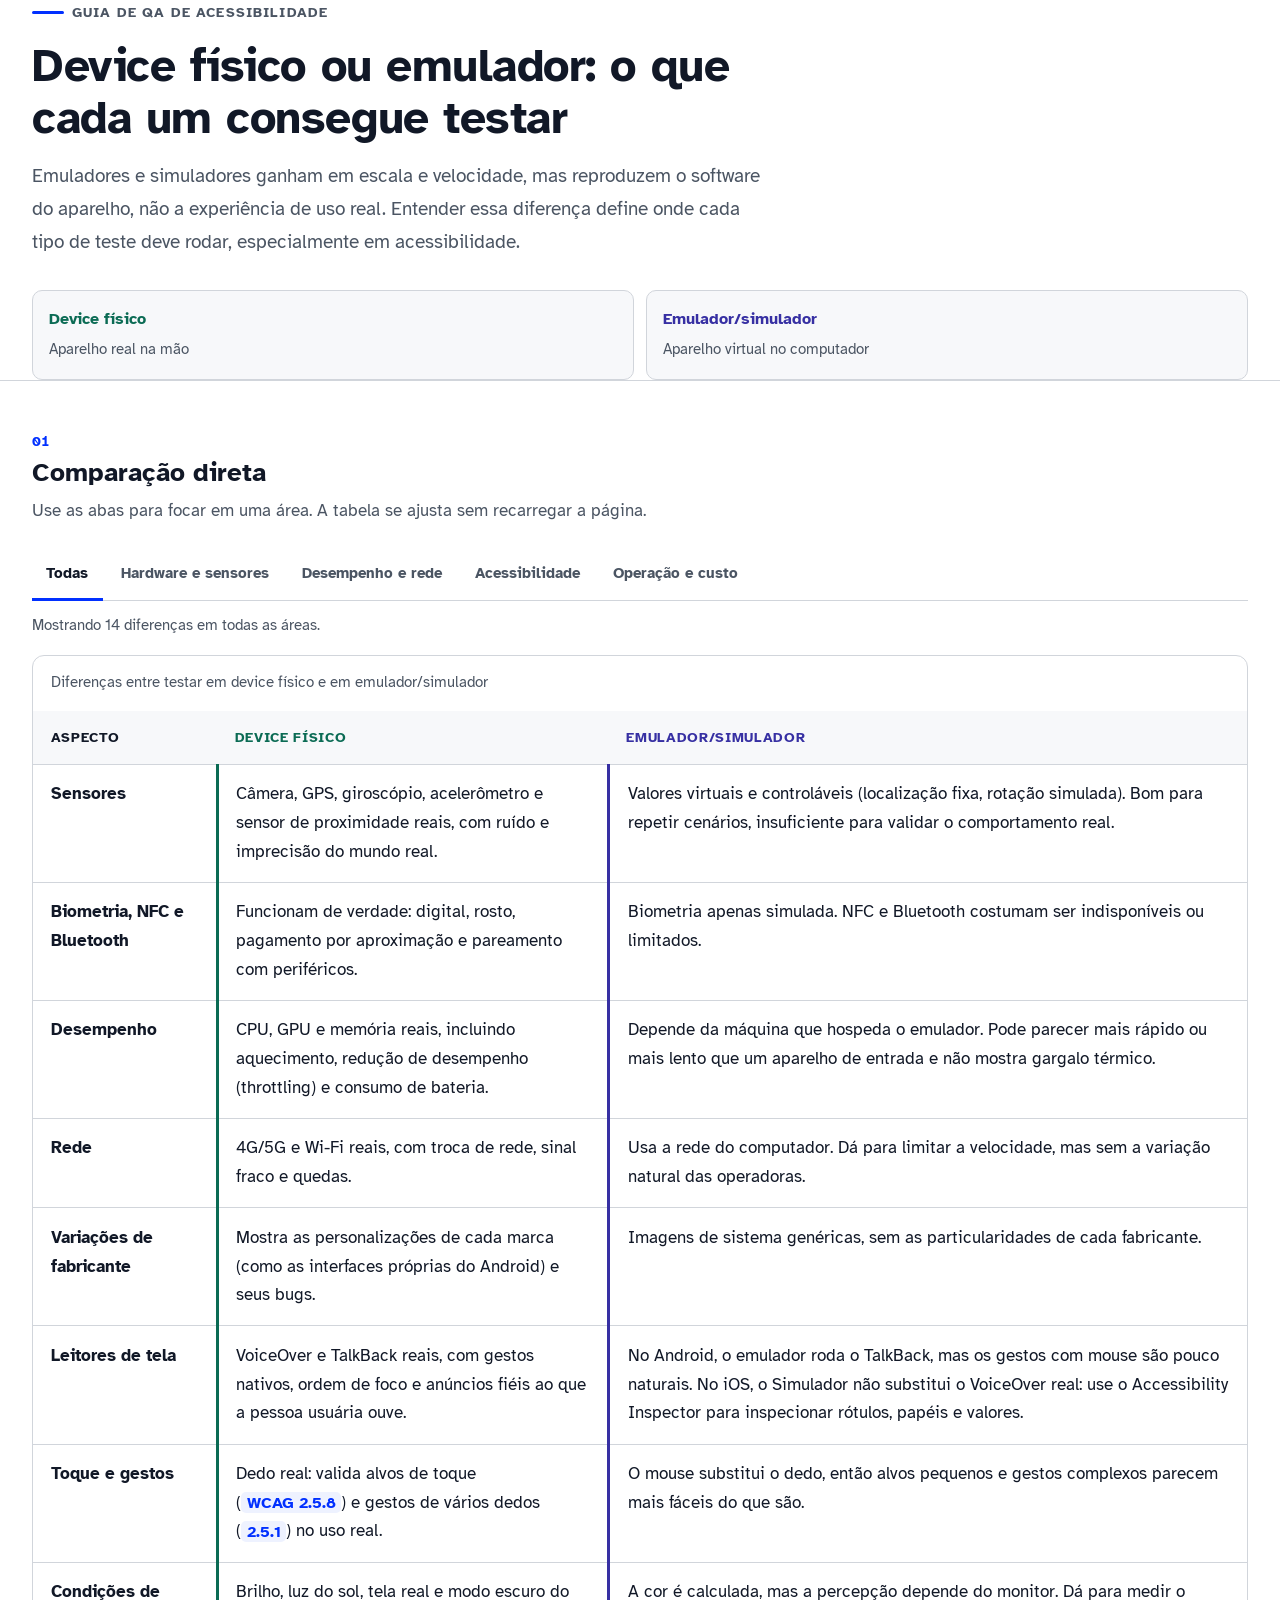
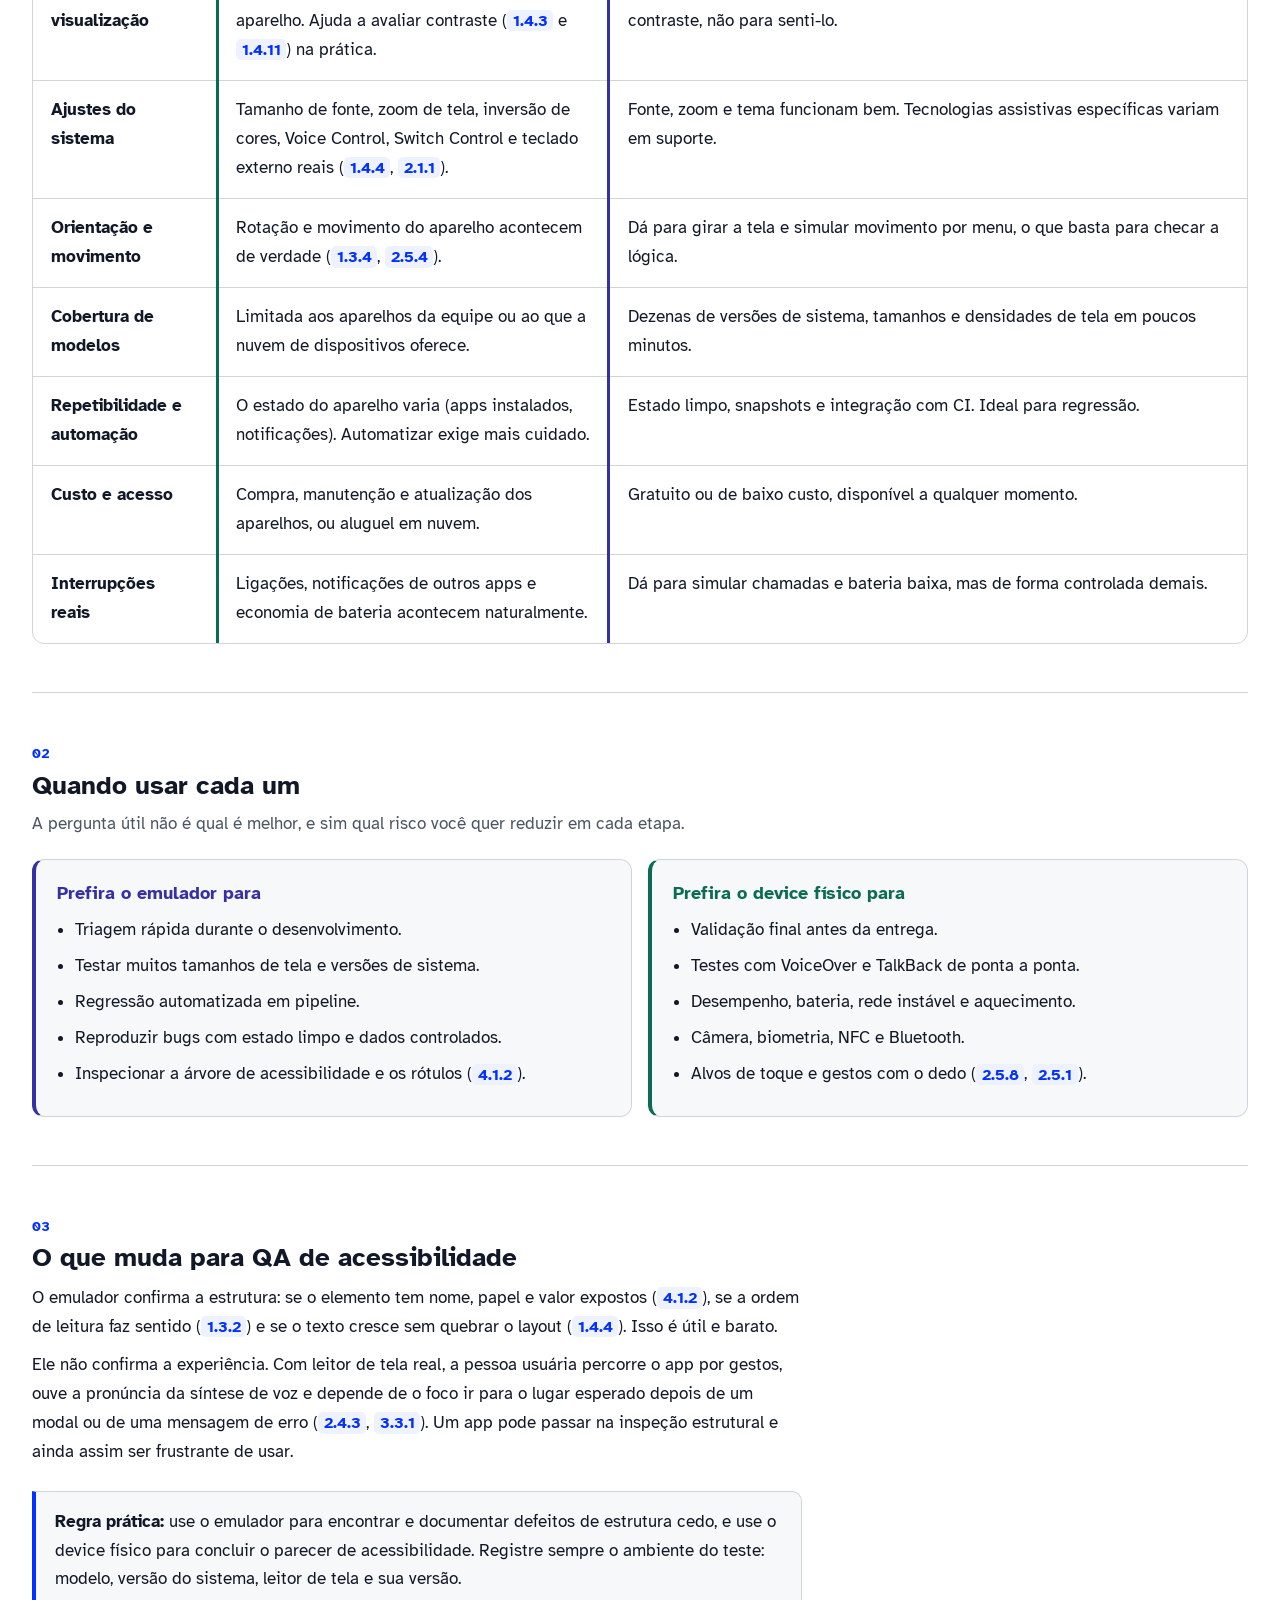
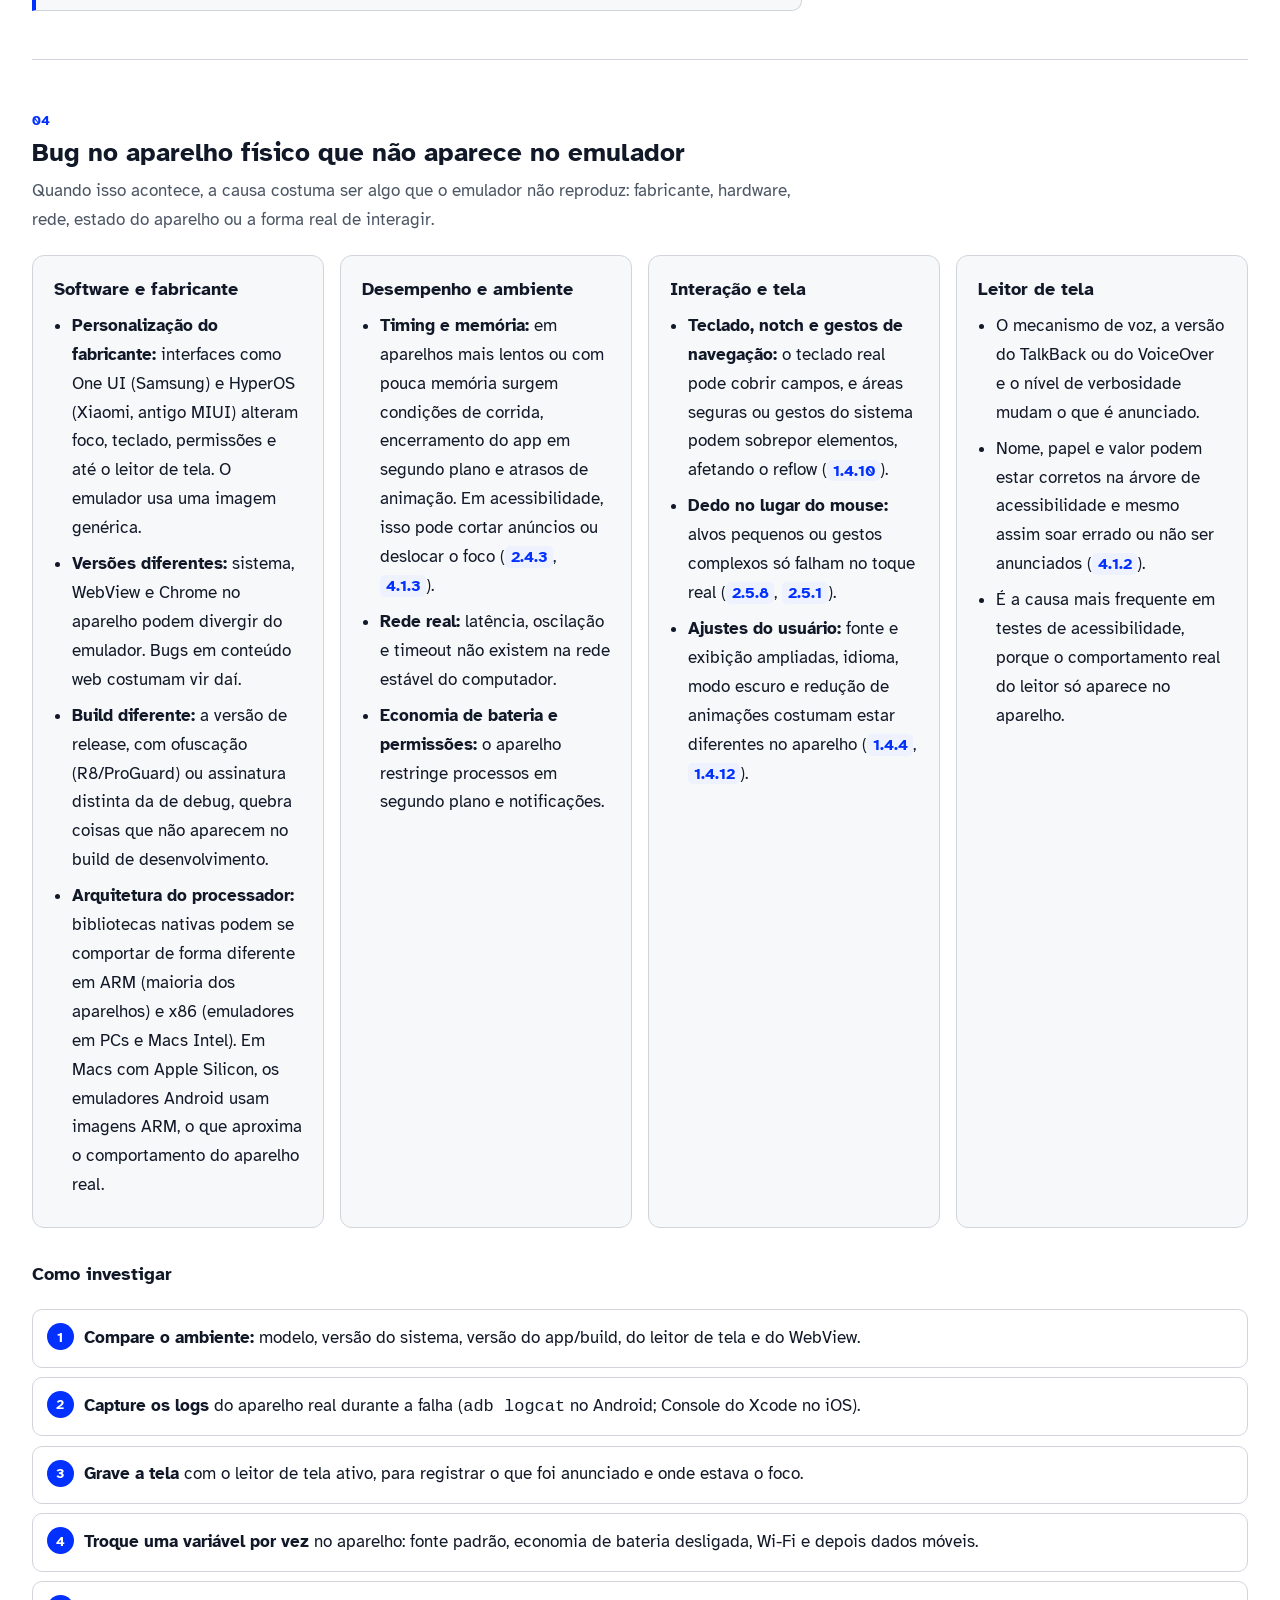
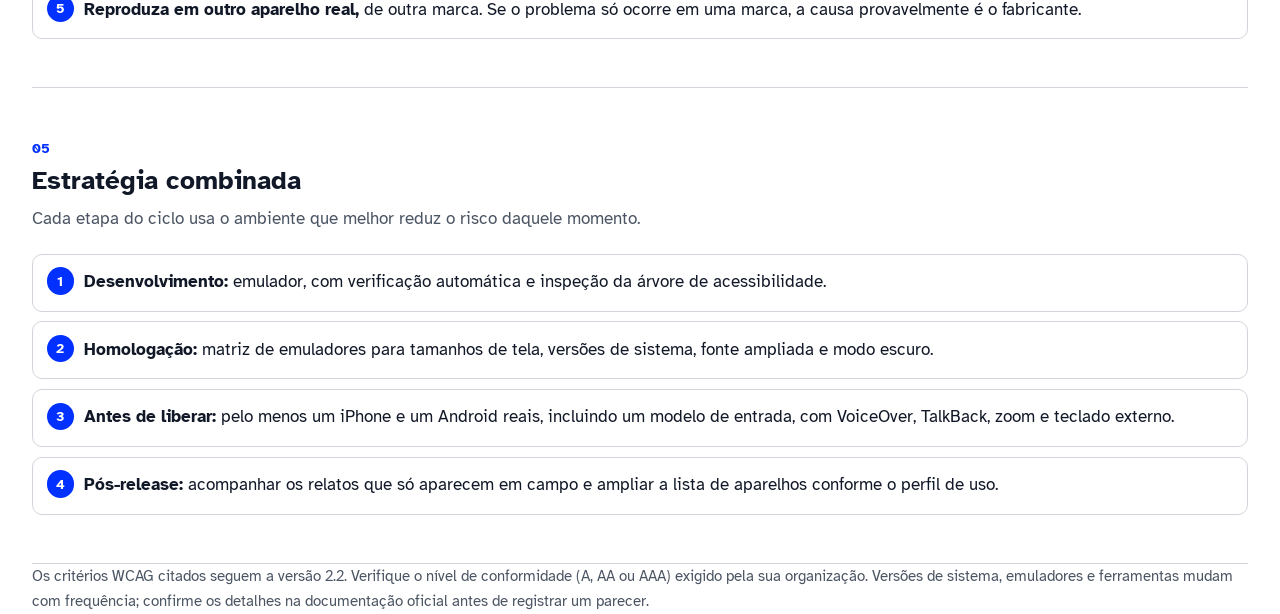
<file: device-fisico-vs-emulador.html>
<!DOCTYPE html>
<html lang="pt-BR">
<head>
<meta charset="utf-8">
<meta name="viewport" content="width=device-width, initial-scale=1, viewport-fit=cover">
<title>Teste em device físico vs. emulador</title>
<link rel="preconnect" href="https://fonts.googleapis.com">
<link rel="preconnect" href="https://fonts.gstatic.com" crossorigin>
<link href="https://fonts.googleapis.com/css2?family=Atkinson+Hyperlegible:wght@400;700&display=swap" rel="stylesheet">
<style>
/* Tokens. Todos os pares texto/fundo foram conferidos para WCAG 1.4.3 (mínimo 4.5:1 para texto normal). */
:root{
  box-sizing:border-box;
  padding-top:env(safe-area-inset-top,0px);padding-bottom:env(safe-area-inset-bottom,0px);
  --bg:#FFFFFF;--panel:#F7F8FA;--ink:#111827;--muted:#4B5563;--line:#D1D5DB;
  --accent:#0130FF;--accent-soft:#EEF2FF;--on-accent:#FFFFFF;
  --phys:#0B6B54;--phys-soft:#E7F5F0;
  --emu:#3730A3;--emu-soft:#EEEDFB;
  --focus:#B34700;
}
@media (prefers-color-scheme:dark){:root:not([data-theme="light"]){
  --bg:#0B1020;--panel:#121A2D;--ink:#E8ECF6;--muted:#A5B0C6;--line:#334063;
  --accent:#8FA6FF;--accent-soft:#1B2550;--on-accent:#0B1020;
  --phys:#5FD3B8;--phys-soft:#10302A;
  --emu:#B3BDFF;--emu-soft:#1B2250;
  --focus:#FFB561;
}}
:root[data-theme="dark"]{
  --bg:#0B1020;--panel:#121A2D;--ink:#E8ECF6;--muted:#A5B0C6;--line:#334063;
  --accent:#8FA6FF;--accent-soft:#1B2550;--on-accent:#0B1020;
  --phys:#5FD3B8;--phys-soft:#10302A;
  --emu:#B3BDFF;--emu-soft:#1B2250;
  --focus:#FFB561;
}
html{scroll-padding-top:env(safe-area-inset-top,0px);color-scheme:light}
@media (prefers-color-scheme:dark){:root:not([data-theme="light"]){color-scheme:dark}}
:root[data-theme="dark"]{color-scheme:dark}
*,*::before,*::after{box-sizing:inherit}
body{margin:0;background:var(--bg);color:var(--ink);font:400 1.0625rem/1.7 "Atkinson Hyperlegible",system-ui,-apple-system,"Segoe UI",sans-serif}
:focus-visible{outline:3px solid var(--focus);outline-offset:3px}

.wrap{max-width:88rem;margin:0 auto;padding:0 2rem}

/* Cabeçalho editorial, sem bloco colorido */
header{padding:3.5rem 0 2.5rem;border-bottom:1px solid var(--line)}
.kicker{display:flex;gap:.5rem;align-items:center;font-size:.9rem;font-weight:700;color:var(--muted);text-transform:uppercase;letter-spacing:.08em;margin:0 0 1rem}
.kicker::before{content:"";width:2rem;height:3px;background:var(--accent);border-radius:2px}
h1{font-size:clamp(2rem,4.6vw,2.9rem);line-height:1.12;margin:0 0 1rem;max-width:24ch;font-weight:700;letter-spacing:-.01em}
.lead{font-size:1.2rem;color:var(--muted);max-width:62ch;margin:0}
.legend{display:grid;grid-template-columns:repeat(auto-fit,minmax(15rem,1fr));gap:.75rem;margin-top:2rem}
.legend div{padding:.9rem 1rem;border-radius:10px;border:1px solid var(--line);background:var(--panel)}
.legend strong{display:block;font-size:1rem;margin-bottom:.15rem}
.legend .p strong{color:var(--phys)}
.legend .e strong{color:var(--emu)}
.legend span{color:var(--muted);font-size:.95rem}

section{padding:3rem 0;border-bottom:1px solid var(--line)}
.sec-num{font-size:.9rem;font-weight:700;color:var(--accent);margin:0 0 .25rem;font-variant-numeric:tabular-nums}
h2{font-size:1.6rem;line-height:1.25;margin:0 0 .5rem;font-weight:700}
h3{font-size:1.1rem;margin:0 0 .4rem;font-weight:700}
p{max-width:70ch;margin:.6rem 0}
.sub{color:var(--muted);margin:0 0 1.25rem}

/* Filtros como abas sublinhadas */
.tabs{display:flex;gap:.25rem;flex-wrap:wrap;border-bottom:1px solid var(--line);margin:1.5rem 0 .75rem}
.tabs button{font:inherit;font-weight:700;font-size:.95rem;padding:.7rem .9rem;min-height:44px;background:none;border:0;border-bottom:3px solid transparent;margin-bottom:-1px;color:var(--muted);cursor:pointer}
.tabs button:hover{color:var(--ink)}
.tabs button[aria-pressed="true"]{color:var(--ink);border-bottom-color:var(--accent)}
#count{font-size:.95rem;color:var(--muted);margin:.25rem 0 1rem}

/* Tabela */
.scroll{overflow-x:auto;border:1px solid var(--line);border-radius:12px;background:var(--bg)}
table{border-collapse:collapse;width:100%;min-width:46rem}
caption{text-align:left;padding:.9rem 1.1rem;color:var(--muted);font-size:.95rem}
th,td{text-align:left;vertical-align:top;padding:.95rem 1.1rem;border-top:1px solid var(--line)}
thead th{border-top:0;background:var(--panel);font-size:.85rem;text-transform:uppercase;letter-spacing:.05em}
thead th.p{color:var(--phys)}
thead th.e{color:var(--emu)}
tbody th{width:11.5rem;font-weight:700}
td.p{border-left:3px solid var(--phys)}
td.e{border-left:3px solid var(--emu)}
tr[hidden]{display:none}

/* Cards */
.cols{display:grid;grid-template-columns:repeat(auto-fit,minmax(18rem,1fr));gap:1rem;margin-top:1.25rem}
.box{background:var(--panel);border:1px solid var(--line);border-radius:12px;padding:1.2rem 1.3rem}
.box ul,.box ol{margin:.4rem 0 0;padding-left:1.15rem}
.box li{margin:.45rem 0}
.box.p{border-left:4px solid var(--phys)}
.box.e{border-left:4px solid var(--emu)}
h3.p{color:var(--phys)}
h3.e{color:var(--emu)}

.wcag{font-weight:700;white-space:nowrap;color:var(--accent);background:var(--accent-soft);padding:.05rem .35rem;border-radius:5px;font-size:.93em}

.callout{border:1px solid var(--line);border-left:4px solid var(--accent);background:var(--panel);padding:1rem 1.2rem;border-radius:0 10px 10px 0;margin:1.5rem 0 0;max-width:70ch}
.callout strong{color:var(--ink)}

ol.steps{counter-reset:s;list-style:none;padding:0;margin:1.25rem 0 0;display:grid;gap:.6rem}
ol.steps li{counter-increment:s;position:relative;padding:.85rem 1rem .85rem 3.2rem;border:1px solid var(--line);border-radius:10px;background:var(--bg)}
ol.steps li::before{content:counter(s);position:absolute;left:.85rem;top:.8rem;width:1.7rem;height:1.7rem;border-radius:50%;background:var(--accent);color:var(--on-accent);font-weight:700;display:grid;place-items:center;font-size:.9rem}

footer{padding:2rem 0 3.5rem;color:var(--muted);font-size:.93rem}
footer p{max-width:none;margin:0}

@media (max-width:600px){header{padding:2.25rem 0 1.75rem}section{padding:2.25rem 0}}
</style>
</head>
<body>

<header class="wrap">
  <p class="kicker">Guia de QA de acessibilidade</p>
  <h1>Device físico ou emulador: o que cada um consegue testar</h1>
  <p class="lead">Emuladores e simuladores ganham em escala e velocidade, mas reproduzem o software do aparelho, não a experiência de uso real. Entender essa diferença define onde cada tipo de teste deve rodar, especialmente em acessibilidade.</p>
  <div class="legend">
    <div class="p"><strong>Device físico</strong><span>Aparelho real na mão</span></div>
    <div class="e"><strong>Emulador/simulador</strong><span>Aparelho virtual no computador</span></div>
  </div>
</header>

<main class="wrap">

<section aria-labelledby="comp">
  <p class="sec-num">01</p>
  <h2 id="comp">Comparação direta</h2>
  <p class="sub">Use as abas para focar em uma área. A tabela se ajusta sem recarregar a página.</p>
  <div class="tabs" role="group" aria-label="Filtrar por área">
    <button type="button" data-f="all" aria-pressed="true">Todas</button>
    <button type="button" data-f="hw" aria-pressed="false">Hardware e sensores</button>
    <button type="button" data-f="perf" aria-pressed="false">Desempenho e rede</button>
    <button type="button" data-f="a11y" aria-pressed="false">Acessibilidade</button>
    <button type="button" data-f="ops" aria-pressed="false">Operação e custo</button>
  </div>
  <p id="count" role="status" aria-live="polite"></p>
  <div class="scroll" tabindex="0" role="region" aria-label="Tabela comparativa, role para os lados em telas pequenas">
  <table>
    <caption>Diferenças entre testar em device físico e em emulador/simulador</caption>
    <thead><tr><th scope="col">Aspecto</th><th scope="col" class="p">Device físico</th><th scope="col" class="e">Emulador/simulador</th></tr></thead>
    <tbody>
      <tr data-c="hw"><th scope="row">Sensores</th>
        <td class="p">Câmera, GPS, giroscópio, acelerômetro e sensor de proximidade reais, com ruído e imprecisão do mundo real.</td>
        <td class="e">Valores virtuais e controláveis (localização fixa, rotação simulada). Bom para repetir cenários, insuficiente para validar o comportamento real.</td></tr>
      <tr data-c="hw"><th scope="row">Biometria, NFC e Bluetooth</th>
        <td class="p">Funcionam de verdade: digital, rosto, pagamento por aproximação e pareamento com periféricos.</td>
        <td class="e">Biometria apenas simulada. NFC e Bluetooth costumam ser indisponíveis ou limitados.</td></tr>
      <tr data-c="perf"><th scope="row">Desempenho</th>
        <td class="p">CPU, GPU e memória reais, incluindo aquecimento, redução de desempenho (throttling) e consumo de bateria.</td>
        <td class="e">Depende da máquina que hospeda o emulador. Pode parecer mais rápido ou mais lento que um aparelho de entrada e não mostra gargalo térmico.</td></tr>
      <tr data-c="perf"><th scope="row">Rede</th>
        <td class="p">4G/5G e Wi-Fi reais, com troca de rede, sinal fraco e quedas.</td>
        <td class="e">Usa a rede do computador. Dá para limitar a velocidade, mas sem a variação natural das operadoras.</td></tr>
      <tr data-c="perf"><th scope="row">Variações de fabricante</th>
        <td class="p">Mostra as personalizações de cada marca (como as interfaces próprias do Android) e seus bugs.</td>
        <td class="e">Imagens de sistema genéricas, sem as particularidades de cada fabricante.</td></tr>
      <tr data-c="a11y"><th scope="row">Leitores de tela</th>
        <td class="p">VoiceOver e TalkBack reais, com gestos nativos, ordem de foco e anúncios fiéis ao que a pessoa usuária ouve.</td>
        <td class="e">No Android, o emulador roda o TalkBack, mas os gestos com mouse são pouco naturais. No iOS, o Simulador não substitui o VoiceOver real: use o Accessibility Inspector para inspecionar rótulos, papéis e valores.</td></tr>
      <tr data-c="a11y"><th scope="row">Toque e gestos</th>
        <td class="p">Dedo real: valida alvos de toque (<span class="wcag">WCAG 2.5.8</span>) e gestos de vários dedos (<span class="wcag">2.5.1</span>) no uso real.</td>
        <td class="e">O mouse substitui o dedo, então alvos pequenos e gestos complexos parecem mais fáceis do que são.</td></tr>
      <tr data-c="a11y"><th scope="row">Condições de visualização</th>
        <td class="p">Brilho, luz do sol, tela real e modo escuro do aparelho. Ajuda a avaliar contraste (<span class="wcag">1.4.3</span> e <span class="wcag">1.4.11</span>) na prática.</td>
        <td class="e">A cor é calculada, mas a percepção depende do monitor. Dá para medir o contraste, não para senti-lo.</td></tr>
      <tr data-c="a11y"><th scope="row">Ajustes do sistema</th>
        <td class="p">Tamanho de fonte, zoom de tela, inversão de cores, Voice Control, Switch Control e teclado externo reais (<span class="wcag">1.4.4</span>, <span class="wcag">2.1.1</span>).</td>
        <td class="e">Fonte, zoom e tema funcionam bem. Tecnologias assistivas específicas variam em suporte.</td></tr>
      <tr data-c="a11y"><th scope="row">Orientação e movimento</th>
        <td class="p">Rotação e movimento do aparelho acontecem de verdade (<span class="wcag">1.3.4</span>, <span class="wcag">2.5.4</span>).</td>
        <td class="e">Dá para girar a tela e simular movimento por menu, o que basta para checar a lógica.</td></tr>
      <tr data-c="ops"><th scope="row">Cobertura de modelos</th>
        <td class="p">Limitada aos aparelhos da equipe ou ao que a nuvem de dispositivos oferece.</td>
        <td class="e">Dezenas de versões de sistema, tamanhos e densidades de tela em poucos minutos.</td></tr>
      <tr data-c="ops"><th scope="row">Repetibilidade e automação</th>
        <td class="p">O estado do aparelho varia (apps instalados, notificações). Automatizar exige mais cuidado.</td>
        <td class="e">Estado limpo, snapshots e integração com CI. Ideal para regressão.</td></tr>
      <tr data-c="ops"><th scope="row">Custo e acesso</th>
        <td class="p">Compra, manutenção e atualização dos aparelhos, ou aluguel em nuvem.</td>
        <td class="e">Gratuito ou de baixo custo, disponível a qualquer momento.</td></tr>
      <tr data-c="ops"><th scope="row">Interrupções reais</th>
        <td class="p">Ligações, notificações de outros apps e economia de bateria acontecem naturalmente.</td>
        <td class="e">Dá para simular chamadas e bateria baixa, mas de forma controlada demais.</td></tr>
    </tbody>
  </table>
  </div>
</section>

<section aria-labelledby="quando">
  <p class="sec-num">02</p>
  <h2 id="quando">Quando usar cada um</h2>
  <p class="sub">A pergunta útil não é qual é melhor, e sim qual risco você quer reduzir em cada etapa.</p>
  <div class="cols">
    <div class="box e">
      <h3 class="e">Prefira o emulador para</h3>
      <ul>
        <li>Triagem rápida durante o desenvolvimento.</li>
        <li>Testar muitos tamanhos de tela e versões de sistema.</li>
        <li>Regressão automatizada em pipeline.</li>
        <li>Reproduzir bugs com estado limpo e dados controlados.</li>
        <li>Inspecionar a árvore de acessibilidade e os rótulos (<span class="wcag">4.1.2</span>).</li>
      </ul>
    </div>
    <div class="box p">
      <h3 class="p">Prefira o device físico para</h3>
      <ul>
        <li>Validação final antes da entrega.</li>
        <li>Testes com VoiceOver e TalkBack de ponta a ponta.</li>
        <li>Desempenho, bateria, rede instável e aquecimento.</li>
        <li>Câmera, biometria, NFC e Bluetooth.</li>
        <li>Alvos de toque e gestos com o dedo (<span class="wcag">2.5.8</span>, <span class="wcag">2.5.1</span>).</li>
      </ul>
    </div>
  </div>
</section>

<section aria-labelledby="a11y">
  <p class="sec-num">03</p>
  <h2 id="a11y">O que muda para QA de acessibilidade</h2>
  <p>O emulador confirma a estrutura: se o elemento tem nome, papel e valor expostos (<span class="wcag">4.1.2</span>), se a ordem de leitura faz sentido (<span class="wcag">1.3.2</span>) e se o texto cresce sem quebrar o layout (<span class="wcag">1.4.4</span>). Isso é útil e barato.</p>
  <p>Ele não confirma a experiência. Com leitor de tela real, a pessoa usuária percorre o app por gestos, ouve a pronúncia da síntese de voz e depende de o foco ir para o lugar esperado depois de um modal ou de uma mensagem de erro (<span class="wcag">2.4.3</span>, <span class="wcag">3.3.1</span>). Um app pode passar na inspeção estrutural e ainda assim ser frustrante de usar.</p>
  <div class="callout"><strong>Regra prática:</strong> use o emulador para encontrar e documentar defeitos de estrutura cedo, e use o device físico para concluir o parecer de acessibilidade. Registre sempre o ambiente do teste: modelo, versão do sistema, leitor de tela e sua versão.</div>
</section>

<section aria-labelledby="bug">
  <p class="sec-num">04</p>
  <h2 id="bug">Bug no aparelho físico que não aparece no emulador</h2>
  <p class="sub">Quando isso acontece, a causa costuma ser algo que o emulador não reproduz: fabricante, hardware, rede, estado do aparelho ou a forma real de interagir.</p>
  <div class="cols">
    <div class="box">
      <h3>Software e fabricante</h3>
      <ul>
        <li><strong>Personalização do fabricante:</strong> interfaces como One UI (Samsung) e HyperOS (Xiaomi, antigo MIUI) alteram foco, teclado, permissões e até o leitor de tela. O emulador usa uma imagem genérica.</li>
        <li><strong>Versões diferentes:</strong> sistema, WebView e Chrome no aparelho podem divergir do emulador. Bugs em conteúdo web costumam vir daí.</li>
        <li><strong>Build diferente:</strong> a versão de release, com ofuscação (R8/ProGuard) ou assinatura distinta da de debug, quebra coisas que não aparecem no build de desenvolvimento.</li>
        <li><strong>Arquitetura do processador:</strong> bibliotecas nativas podem se comportar de forma diferente em ARM (maioria dos aparelhos) e x86 (emuladores em PCs e Macs Intel). Em Macs com Apple Silicon, os emuladores Android usam imagens ARM, o que aproxima o comportamento do aparelho real.</li>
      </ul>
    </div>
    <div class="box">
      <h3>Desempenho e ambiente</h3>
      <ul>
        <li><strong>Timing e memória:</strong> em aparelhos mais lentos ou com pouca memória surgem condições de corrida, encerramento do app em segundo plano e atrasos de animação. Em acessibilidade, isso pode cortar anúncios ou deslocar o foco (<span class="wcag">2.4.3</span>, <span class="wcag">4.1.3</span>).</li>
        <li><strong>Rede real:</strong> latência, oscilação e timeout não existem na rede estável do computador.</li>
        <li><strong>Economia de bateria e permissões:</strong> o aparelho restringe processos em segundo plano e notificações.</li>
      </ul>
    </div>
    <div class="box">
      <h3>Interação e tela</h3>
      <ul>
        <li><strong>Teclado, notch e gestos de navegação:</strong> o teclado real pode cobrir campos, e áreas seguras ou gestos do sistema podem sobrepor elementos, afetando o reflow (<span class="wcag">1.4.10</span>).</li>
        <li><strong>Dedo no lugar do mouse:</strong> alvos pequenos ou gestos complexos só falham no toque real (<span class="wcag">2.5.8</span>, <span class="wcag">2.5.1</span>).</li>
        <li><strong>Ajustes do usuário:</strong> fonte e exibição ampliadas, idioma, modo escuro e redução de animações costumam estar diferentes no aparelho (<span class="wcag">1.4.4</span>, <span class="wcag">1.4.12</span>).</li>
      </ul>
    </div>
    <div class="box">
      <h3>Leitor de tela</h3>
      <ul>
        <li>O mecanismo de voz, a versão do TalkBack ou do VoiceOver e o nível de verbosidade mudam o que é anunciado.</li>
        <li>Nome, papel e valor podem estar corretos na árvore de acessibilidade e mesmo assim soar errado ou não ser anunciados (<span class="wcag">4.1.2</span>).</li>
        <li>É a causa mais frequente em testes de acessibilidade, porque o comportamento real do leitor só aparece no aparelho.</li>
      </ul>
    </div>
  </div>

  <h3 style="margin-top:2rem">Como investigar</h3>
  <ol class="steps">
    <li><strong>Compare o ambiente:</strong> modelo, versão do sistema, versão do app/build, do leitor de tela e do WebView.</li>
    <li><strong>Capture os logs</strong> do aparelho real durante a falha (<code>adb logcat</code> no Android; Console do Xcode no iOS).</li>
    <li><strong>Grave a tela</strong> com o leitor de tela ativo, para registrar o que foi anunciado e onde estava o foco.</li>
    <li><strong>Troque uma variável por vez</strong> no aparelho: fonte padrão, economia de bateria desligada, Wi-Fi e depois dados móveis.</li>
    <li><strong>Reproduza em outro aparelho real,</strong> de outra marca. Se o problema só ocorre em uma marca, a causa provavelmente é o fabricante.</li>
  </ol>
</section>

<section aria-labelledby="fluxo">
  <p class="sec-num">05</p>
  <h2 id="fluxo">Estratégia combinada</h2>
  <p class="sub">Cada etapa do ciclo usa o ambiente que melhor reduz o risco daquele momento.</p>
  <ol class="steps">
    <li><strong>Desenvolvimento:</strong> emulador, com verificação automática e inspeção da árvore de acessibilidade.</li>
    <li><strong>Homologação:</strong> matriz de emuladores para tamanhos de tela, versões de sistema, fonte ampliada e modo escuro.</li>
    <li><strong>Antes de liberar:</strong> pelo menos um iPhone e um Android reais, incluindo um modelo de entrada, com VoiceOver, TalkBack, zoom e teclado externo.</li>
    <li><strong>Pós-release:</strong> acompanhar os relatos que só aparecem em campo e ampliar a lista de aparelhos conforme o perfil de uso.</li>
  </ol>
</section>

</main>

<footer class="wrap">
  <p>Os critérios WCAG citados seguem a versão 2.2. Verifique o nível de conformidade (A, AA ou AAA) exigido pela sua organização. Versões de sistema, emuladores e ferramentas mudam com frequência; confirme os detalhes na documentação oficial antes de registrar um parecer.</p>
</footer>

<script>
(function(){
  var btns=document.querySelectorAll('.tabs button'),rows=document.querySelectorAll('tbody tr'),count=document.getElementById('count');
  var names={all:'todas as áreas',hw:'hardware e sensores',perf:'desempenho e rede',a11y:'acessibilidade',ops:'operação e custo'};
  function apply(f){
    var n=0;
    rows.forEach(function(r){var show=f==='all'||r.dataset.c===f;r.hidden=!show;if(show)n++;});
    btns.forEach(function(b){b.setAttribute('aria-pressed',b.dataset.f===f?'true':'false');});
    count.textContent='Mostrando '+n+' diferenças em '+names[f]+'.';
  }
  btns.forEach(function(b){b.addEventListener('click',function(){apply(b.dataset.f);});});
  apply('all');
})();
</script>
</body>
</html>
</file>
<file: como-testar-zoom.css>
/* =========================================================
   Variáveis visuais
   ========================================================= */

:root {
  color-scheme: light;

  --cor-fundo: #f3f5f7;
  --cor-superficie: #ffffff;
  --cor-campo: #ffffff;
  --cor-texto: #111111;
  --cor-texto-secundario: #333333;
  --cor-borda: #111111;
  --cor-destaque: #0131d9;
  --cor-destaque-texto: #ffffff;
  --cor-foco: #0131d9;

  --cor-cartao-200: #ffffff;
  --cor-cartao-400: #ffffff;
  --cor-cartao-configuracoes: #ffffff;

  --fonte-principal: system-ui, -apple-system, "Segoe UI", sans-serif;
  --fonte-codigo: ui-monospace, SFMono-Regular, Consolas, monospace;

  --espaco-1: 0.25rem;
  --espaco-2: 0.5rem;
  --espaco-3: 0.75rem;
  --espaco-4: 1rem;
  --espaco-5: 1.5rem;
  --espaco-6: 2rem;
  --espaco-7: 2.5rem;

  --raio-pequeno: 0.5rem;
  --raio-medio: 0.75rem;
  --raio-grande: 1.5rem;

  --largura-conteudo: 75rem;
}

:root[data-theme="dark"] {
  color-scheme: dark;

  --cor-fundo: #000000;
  --cor-superficie: #121212;
  --cor-campo: #1a1a1a;
  --cor-texto: #ffffff;
  --cor-texto-secundario: #eeeeee;
  --cor-borda: #ffffff;
  --cor-destaque: #a9bfff;
  --cor-destaque-texto: #000000;
  --cor-foco: #b8caff;

  --cor-cartao-200: #182343;
  --cor-cartao-400: #173144;
  --cor-cartao-configuracoes: #29292d;
}

/* =========================================================
   Base
   ========================================================= */

*,
*::before,
*::after {
  box-sizing: border-box;
}

html {
  background: var(--cor-fundo);
  color: var(--cor-texto);
  font-family: var(--fonte-principal);
  font-size: 100%;
  line-height: 1.6;
}

body {
  min-height: 100vh;
  margin: 0;
}

[hidden] {
  display: none !important;
}

a {
  color: var(--cor-destaque);
  text-decoration: underline;
  text-underline-offset: 0.15em;
  overflow-wrap: anywhere;
}

a:hover {
  text-decoration-thickness: 0.15em;
}

:focus-visible {
  outline: 3px solid var(--cor-foco);
  outline-offset: 3px;
}

h1,
h2,
h3,
h4 {
  margin: 0;
  line-height: 1.25;
  overflow-wrap: anywhere;
}

h1 {
  font-size: clamp(1.9rem, 4vw, 2.75rem);
}

h2 {
  font-size: clamp(1.4rem, 3vw, 1.8rem);
}

h3 {
  font-size: 1.15rem;
}

p,
ul,
ol {
  margin: 0;
}

li + li {
  margin-top: var(--espaco-2);
}

button,
input,
select,
textarea {
  font: inherit;
}

button,
select {
  cursor: pointer;
}

/* Reinicia o estilo nativo do fieldset para que ele se comporte como
   um contêiner neutro, permitindo reaproveitar classes de layout
   (como .pilha) e um agrupamento semântico para grupos de opções. */
fieldset {
  min-width: 0;
  margin: 0;
  padding: 0;
  border: 0;
}

code,
kbd {
  font-family: var(--fonte-codigo);
  overflow-wrap: anywhere;
}

kbd {
  display: inline-block;
  padding: 0.1em 0.35em;
  border: 1px solid var(--cor-borda);
  border-radius: 0.25rem;
  background: var(--cor-superficie);
}

/* =========================================================
   Acessibilidade
   ========================================================= */

.pular-conteudo {
  position: absolute;
  z-index: 1000;
  top: var(--espaco-2);
  left: var(--espaco-2);
  padding: var(--espaco-2) var(--espaco-4);
  border: 2px solid var(--cor-borda);
  border-radius: var(--raio-pequeno);
  background: var(--cor-superficie);
  color: var(--cor-texto);
  font-weight: 700;
  transform: translateY(-200%);
}

.pular-conteudo:focus {
  transform: translateY(0);
}

.somente-leitor {
  position: absolute;
  width: 1px;
  height: 1px;
  padding: 0;
  margin: -1px;
  overflow: hidden;
  clip-path: inset(50%);
  white-space: nowrap;
  border: 0;
}

/* =========================================================
   Estrutura da página
   ========================================================= */

.pagina {
  width: min(100% - 2rem, var(--largura-conteudo));
  margin-inline: auto;
  padding-block: var(--espaco-6);
}

.cabecalho {
  display: flex;
  flex-wrap: wrap;
  justify-content: space-between;
  align-items: flex-start;
  gap: var(--espaco-4);
  margin-bottom: var(--espaco-6);
}

.cabecalho__identidade {
  display: grid;
  flex: 1 1 32rem;
  gap: var(--espaco-2);
  min-width: 0;
}

.cabecalho__descricao {
  max-width: none;
  color: var(--cor-texto-secundario);
}

.conteudo {
  display: grid;
  gap: var(--espaco-5);
}

.cartao {
  min-width: 0;
  padding: clamp(1rem, 3vw, 1.75rem);
  border: 2px solid var(--cor-borda);
  border-radius: var(--raio-medio);
  background: var(--cor-superficie);
  color: var(--cor-texto);
}

.pilha {
  display: grid;
  gap: var(--espaco-4);
}

.grade {
  display: grid;
  grid-template-columns: repeat(
    auto-fit,
    minmax(min(100%, 17rem), 1fr)
  );
  gap: var(--espaco-4);
  align-items: start;
}

.aviso {
  padding: var(--espaco-4);
  border: 2px solid var(--cor-borda);
  border-left: 0.4rem solid var(--cor-destaque);
  border-radius: var(--raio-pequeno);
  background: var(--cor-superficie);
}

.rodape {
  display: flex;
  flex-wrap: wrap;
  justify-content: space-between;
  gap: var(--espaco-3);
  margin-top: var(--espaco-6);
  padding-top: var(--espaco-4);
  border-top: 2px solid var(--cor-borda);
  color: var(--cor-texto-secundario);
}

/* =========================================================
   Formulários e botões
   ========================================================= */

.grupo-campo {
  display: grid;
  gap: var(--espaco-2);
  min-width: 0;
}

.rotulo {
  font-weight: 700;
}

/* Substitui visualmente o <legend> padrão dos grupos de opções,
   mantendo a mesma hierarquia visual de um h3. */
.legenda-opcoes {
  padding: 0;
  margin: 0;
  font-size: 1.15rem;
  font-weight: 700;
  line-height: 1.25;
}

.ajuda-campo {
  color: var(--cor-texto-secundario);
}

.campo,
.selecao {
  display: block;
  width: 100%;
  min-width: 0;
  min-height: 3rem;
  padding: var(--espaco-2) var(--espaco-3);
  border: 2px solid var(--cor-borda);
  border-radius: var(--raio-pequeno);
  background: var(--cor-campo);
  color: var(--cor-texto);
}

textarea.campo {
  min-height: 8rem;
  resize: vertical;
}

.opcao {
  display: flex;
  align-items: flex-start;
  gap: var(--espaco-2);
}

.opcao input {
  flex: none;
  width: 1.25rem;
  height: 1.25rem;
  margin: 0.2rem 0 0;
  accent-color: var(--cor-destaque);
}

.acoes {
  display: flex;
  flex-wrap: wrap;
  gap: var(--espaco-3);
  align-items: center;
}

.botao {
  display: inline-flex;
  align-items: center;
  justify-content: center;
  min-height: 3rem;
  max-width: 100%;
  padding: var(--espaco-2) var(--espaco-4);
  border: 2px solid var(--cor-destaque);
  border-radius: var(--raio-pequeno);
  background: var(--cor-destaque);
  color: var(--cor-destaque-texto);
  font-weight: 700;
  line-height: 1.3;
  text-align: center;
}

.botao:hover {
  text-decoration: underline;
}

/* =========================================================
   Resumo para impressão (seção "Registre o resultado")
   ========================================================= */

.resumo-impressao {
  display: none;
}

.resumo-impressao h3 {
  margin-bottom: var(--espaco-3);
}

.resumo-impressao dl {
  display: grid;
  gap: var(--espaco-1) var(--espaco-4);
  margin: 0;
}

.resumo-impressao dt {
  font-weight: 700;
}

.resumo-impressao dd {
  margin: 0 0 var(--espaco-3);
}

/* =========================================================
   Estrutura compartilhada dos carrosséis
   ========================================================= */

.carrossel {
  display: grid;
  gap: var(--espaco-4);
  min-width: 0;
}

.carrossel__cabecalho {
  display: flex;
  flex-wrap: wrap;
  justify-content: space-between;
  align-items: center;
  gap: var(--espaco-3);
}

.carrossel__controles {
  display: flex;
  gap: var(--espaco-2);
}

.carrossel__controle {
  display: inline-flex;
  align-items: center;
  justify-content: center;
  width: 3rem;
  height: 3rem;
  padding: 0;
  border: 2px solid var(--cor-borda);
  border-radius: 50%;
  background: var(--cor-superficie);
  color: var(--cor-texto);
  font-size: 1.35rem;
  font-weight: 700;
}

.carrossel__controle:hover:not([aria-disabled="true"]) {
  border-color: var(--cor-destaque);
  background: var(--cor-destaque);
  color: var(--cor-destaque-texto);
}

.carrossel__controle[aria-disabled="true"] {
  opacity: 0.5;
  cursor: default;
}

.carrossel__lista {
  display: grid;
  grid-auto-flow: column;
  grid-auto-columns: minmax(19rem, 1fr);
  gap: var(--espaco-4);
  min-width: 0;
  margin: 0;
  padding: 0 0 var(--espaco-2);
  overflow-x: auto;
  overscroll-behavior-inline: contain;
  scroll-snap-type: x proximity;
  list-style: none;
}

.carrossel__lista > li {
  min-width: 0;
  margin: 0;
  scroll-snap-align: start;
}

/* =========================================================
   Cartões grandes: informações sobre os testes
   ========================================================= */

.carrossel__cartao {
  display: flex;
  flex-direction: column;
  gap: var(--espaco-4);
  height: 100%;
  min-height: 32rem;
  padding: clamp(1.25rem, 2.5vw, 2rem);
  border: 2px solid var(--cor-borda);
  border-radius: var(--raio-grande);
  color: var(--cor-texto);
  overflow-wrap: anywhere;
}

.carrossel__cartao--200 {
  background: var(--cor-cartao-200);
}

.carrossel__cartao--400 {
  background: var(--cor-cartao-400);
}

.carrossel__cartao--configuracoes {
  background: var(--cor-cartao-configuracoes);
}

.carrossel__categoria {
  color: var(--cor-texto-secundario);
  font-size: 0.8rem;
  font-weight: 700;
  letter-spacing: 0.04em;
  text-transform: uppercase;
}

.carrossel__titulo {
  font-size: clamp(1.6rem, 3vw, 2.1rem);
  line-height: 1.1;
}

.carrossel__criterio {
  font-weight: 700;
  line-height: 1.4;
}

.carrossel__texto {
  display: grid;
  gap: var(--espaco-3);
}

.carrossel__rodape {
  display: flex;
  align-items: center;
  justify-content: space-between;
  gap: var(--espaco-3);
  margin-top: auto;
  padding-top: var(--espaco-4);
}

.carrossel__numero {
  color: var(--cor-texto-secundario);
  font-size: 0.9rem;
  font-weight: 700;
}

/* =========================================================
   Cartões menores: referências da W3C
   ========================================================= */

.referencia {
  display: flex;
  flex-direction: column;
  gap: var(--espaco-4);
  height: 100%;
  padding: clamp(1.25rem, 2.5vw, 2rem);
  border: 2px solid var(--cor-borda);
  border-radius: var(--raio-grande);
  background: var(--cor-superficie);
  color: var(--cor-texto);
  overflow-wrap: anywhere;
}

.referencia__icone {
  display: inline-flex;
  align-items: center;
  justify-content: center;
  width: 3.25rem;
  height: 3.25rem;
  border-radius: 1rem;
  background: var(--cor-texto);
  color: var(--cor-superficie);
  font-weight: 700;
  line-height: 1;
}

.referencia__titulo {
  font-size: 1.3rem;
  line-height: 1.2;
}

.referencia__lista {
  display: grid;
  gap: var(--espaco-3);
  padding-left: 1.25rem;
}

.referencia__lista li {
  margin: 0;
}

/* =========================================================
   Conteúdo expansível
   ========================================================= */

.expansivel {
  border: 2px solid var(--cor-borda);
  border-radius: var(--raio-pequeno);
  background: var(--cor-superficie);
}

.expansivel summary {
  padding: var(--espaco-4);
  font-weight: 700;
  cursor: pointer;
}

.expansivel__conteudo {
  display: grid;
  gap: var(--espaco-3);
  padding: 0 var(--espaco-4) var(--espaco-4);
}

/* =========================================================
   Responsividade e preferências
   ========================================================= */

@media (max-width: 48rem) {
  .carrossel__lista {
    grid-auto-flow: row;
    grid-auto-columns: auto;
    grid-template-columns: minmax(0, 1fr);
    padding-bottom: 0;
    overflow: visible;
    scroll-snap-type: none;
  }

  .carrossel__cartao {
    min-height: 0;
  }
}

@media (prefers-reduced-motion: reduce) {
  *,
  *::before,
  *::after {
    scroll-behavior: auto !important;
    transition-duration: 0.01ms !important;
    animation-duration: 0.01ms !important;
    animation-iteration-count: 1 !important;
  }
}

@media (forced-colors: active) {
  :focus-visible {
    outline: 3px solid Highlight;
    outline-offset: 3px;
  }

  .carrossel__controle,
  .botao,
  .campo,
  .selecao {
    border-color: ButtonText;
  }
}

@media print {
  :root,
  :root[data-theme="dark"] {
    color-scheme: light;

    --cor-fundo: #ffffff;
    --cor-superficie: #ffffff;
    --cor-campo: #ffffff;
    --cor-texto: #000000;
    --cor-texto-secundario: #000000;
    --cor-borda: #000000;
    --cor-destaque: #000000;
    --cor-cartao-200: #ffffff;
    --cor-cartao-400: #ffffff;
    --cor-cartao-configuracoes: #ffffff;
  }

  .pagina {
    width: 100%;
    padding: 0;
  }

  .nao-imprimir {
    display: none !important;
  }

  .carrossel__lista {
    display: block;
    overflow: visible;
  }

  .carrossel__lista > li + li {
    margin-top: 1rem;
  }

  .carrossel__cartao {
    min-height: 0;
  }

  a {
    color: #000000;
  }

  /* Mostra o resumo de leitura dos campos preenchidos e oculta os
     campos interativos equivalentes, garantindo que as informações
     do registro apareçam de forma legível no PDF/impressão. */
  .resumo-impressao {
    display: block;
  }

  .modo-impressao-registro [data-campos-registro],
  .modo-impressao-registro [data-campo-problema] {
    display: none;
  }
}
</file>
